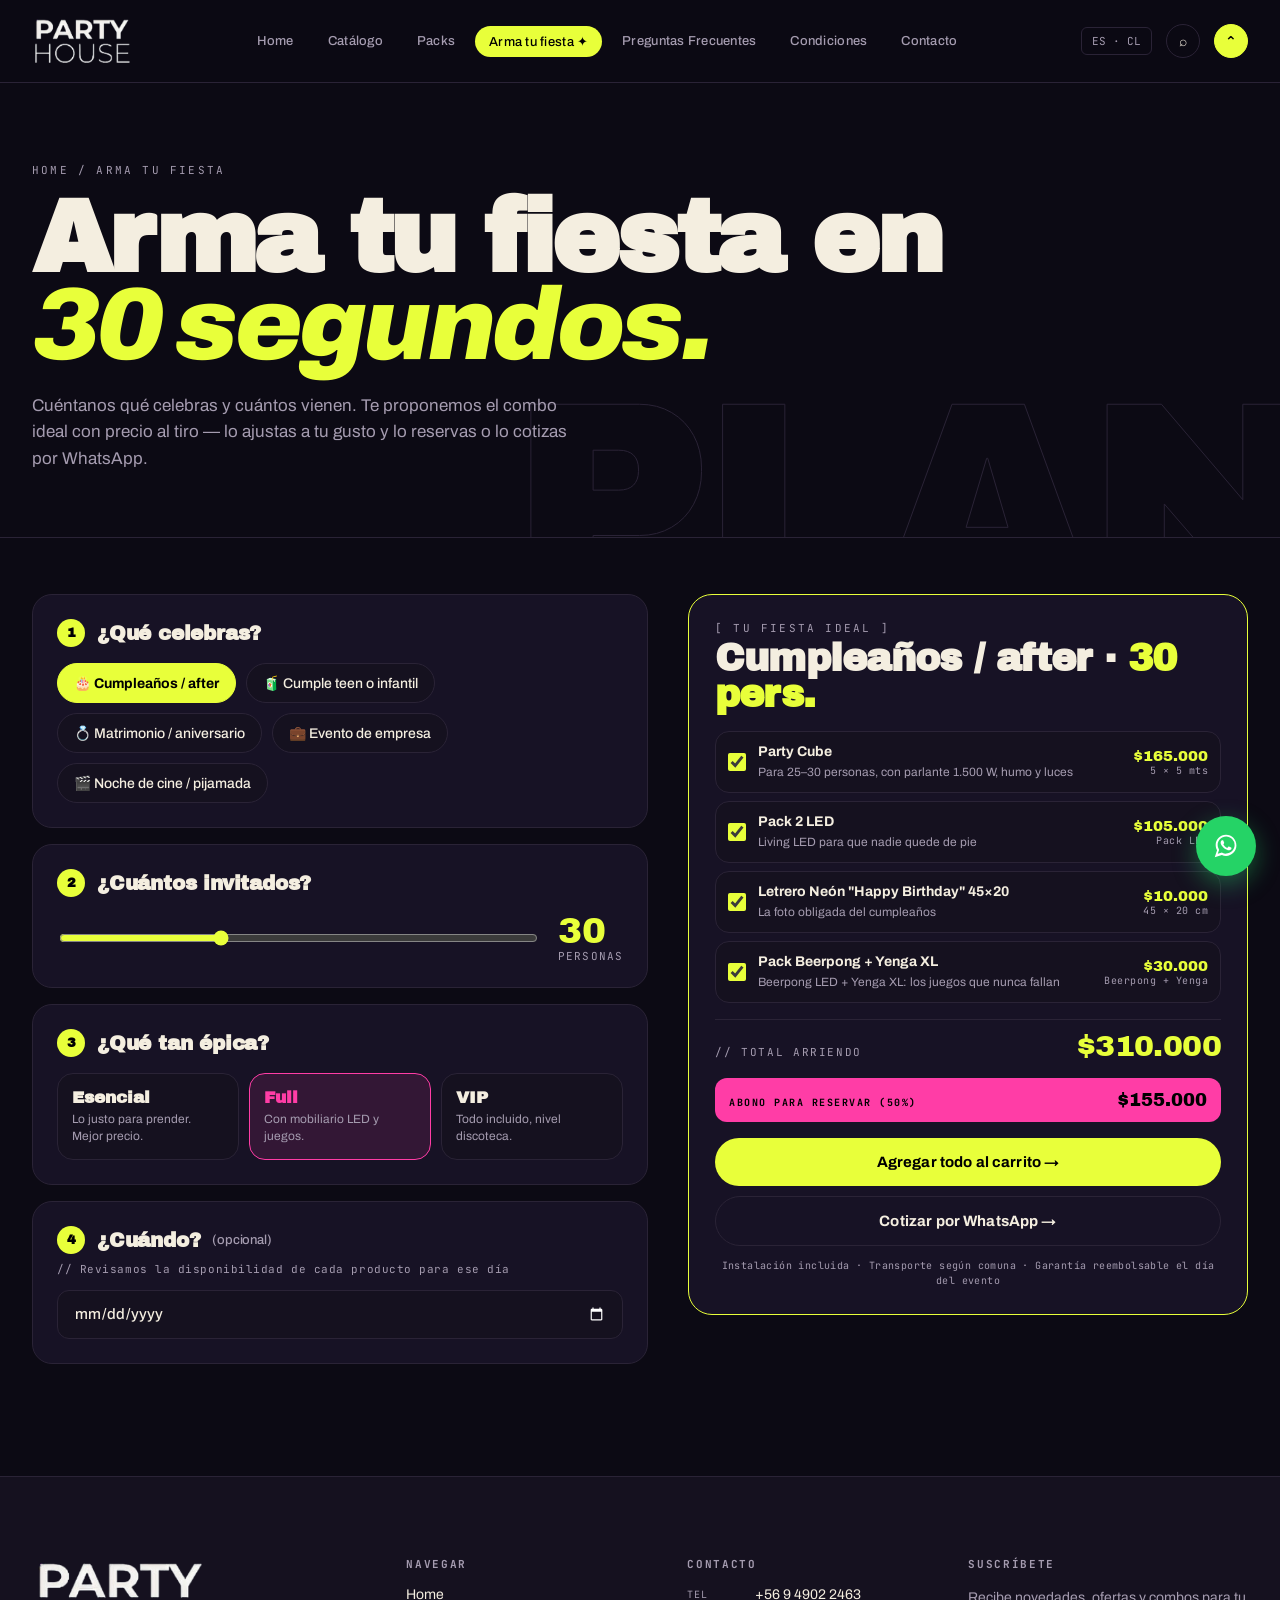
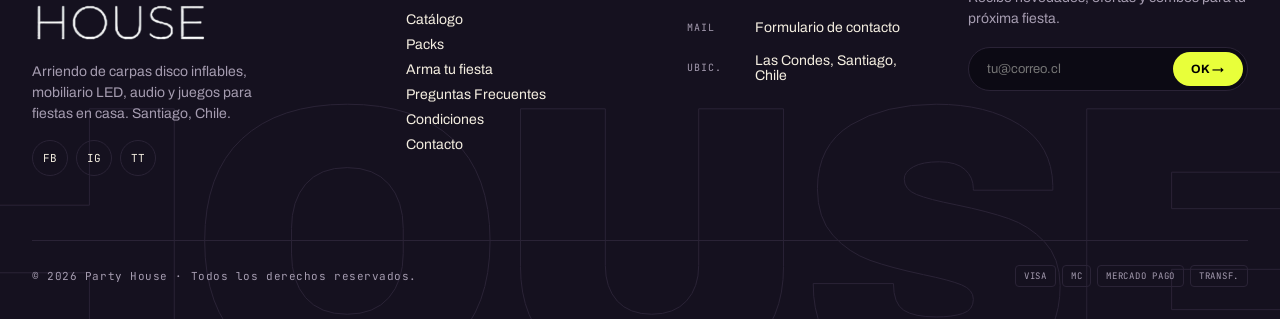
<file: arma-tu-fiesta.html>
<!doctype html>
<html lang="es">
<head>
<meta charset="utf-8" />
<meta name="viewport" content="width=device-width,initial-scale=1" />
<title>Arma tu fiesta — Party House</title>
<meta name="description" content="Dinos qué celebras y cuántos invitados vienen: te armamos la fiesta ideal con carpa, mobiliario LED, audio y juegos, con precio al tiro." />
<link rel="preconnect" href="https://fonts.googleapis.com" />
<link rel="preconnect" href="https://fonts.gstatic.com" crossorigin />
<link href="https://fonts.googleapis.com/css2?family=Archivo+Black&family=Archivo:ital,wght@0,400;0,500;0,700;0,900;1,900&family=JetBrains+Mono:wght@400;500;700&display=swap" rel="stylesheet" />
<link rel="stylesheet" href="assets/site.css" />
<style>
  .planner{display:grid;grid-template-columns:1.1fr 1fr;gap:40px;padding:56px 0 96px;align-items:start}
  @media (max-width:1024px){.planner{grid-template-columns:1fr}}

  .pl-step{border:1px solid var(--line);border-radius:20px;background:var(--card);padding:24px;margin-bottom:16px}
  .pl-step h3{display:flex;align-items:center;gap:12px;font-family:"Archivo Black";font-size:20px;letter-spacing:-0.01em;margin:0 0 16px}
  .pl-step h3 .n{width:28px;height:28px;border-radius:50%;background:var(--acid);color:#000;display:grid;place-items:center;font-size:13px;flex-shrink:0}
  .pl-hint{font-family:"JetBrains Mono";font-size:11px;color:var(--ink-dim);letter-spacing:0.05em;margin:-8px 0 14px}

  .chips{display:flex;flex-wrap:wrap;gap:10px}
  .chip{border:1px solid var(--line);background:var(--bg-2);color:var(--ink);border-radius:999px;padding:11px 16px;font:500 14px "Archivo",sans-serif;cursor:pointer;transition:all .15s}
  .chip:hover{border-color:var(--ink)}
  .chip[aria-pressed="true"]{background:var(--acid);color:#000;border-color:var(--acid);font-weight:700}

  .levels{display:grid;grid-template-columns:repeat(3,minmax(0,1fr));gap:10px}
  @media (max-width:560px){.levels{grid-template-columns:1fr}}
  .level{border:1px solid var(--line);background:var(--bg-2);color:var(--ink);border-radius:16px;padding:14px;text-align:left;cursor:pointer;font-family:"Archivo",sans-serif;transition:all .15s}
  .level:hover{border-color:var(--ink)}
  .level strong{display:block;font-family:"Archivo Black";font-size:17px;margin-bottom:4px}
  .level span{font-size:12px;color:var(--ink-dim);line-height:1.4}
  .level[aria-pressed="true"]{border-color:var(--magenta);background:rgba(255,61,166,0.12)}
  .level[aria-pressed="true"] strong{color:var(--magenta)}

  .guests{display:flex;align-items:center;gap:18px}
  .guests input[type=range]{flex:1;accent-color:var(--acid);height:28px}
  .guests output{font-family:"Archivo Black";font-size:36px;color:var(--acid);min-width:3ch;text-align:right;line-height:1}
  .guests-lbl{font-family:"JetBrains Mono";font-size:11px;color:var(--ink-dim);letter-spacing:0.1em;text-transform:uppercase}

  .pl-date{width:100%;background:var(--bg-2);border:1px solid var(--line);border-radius:12px;padding:14px 16px;color:var(--ink);font:500 15px "Archivo",sans-serif;color-scheme:dark}
  .pl-date:focus{outline:2px solid var(--acid);outline-offset:1px}

  .result{position:sticky;top:110px;border:1px solid var(--acid);border-radius:24px;background:var(--card);padding:26px}
  .result .tag{font-family:"JetBrains Mono";font-size:11px;color:var(--ink-dim);letter-spacing:0.2em;text-transform:uppercase}
  .result h2{font-family:"Archivo Black";font-size:clamp(28px,3vw,38px);letter-spacing:-0.02em;line-height:0.95;margin:6px 0 18px}
  .rec-list{display:flex;flex-direction:column;gap:8px;margin-bottom:16px}
  .rec{display:grid;grid-template-columns:auto 1fr auto;gap:12px;align-items:center;padding:12px;border:1px solid var(--line);border-radius:14px;background:var(--bg-2);cursor:pointer;transition:opacity .15s,border-color .15s}
  .rec:hover{border-color:var(--ink-dim)}
  .rec input{width:18px;height:18px;accent-color:var(--acid);margin:0;cursor:pointer}
  .rec.off{opacity:0.45}
  .rec-name{font-weight:700;line-height:1.2;font-size:14px}
  .rec-name a:hover{color:var(--acid)}
  .rec-why{font-size:12px;color:var(--ink-dim);margin-top:3px;line-height:1.35}
  .rec-price{font-family:"Archivo Black";font-size:15px;color:var(--acid);white-space:nowrap;text-align:right}
  .rec-qty{display:block;font-family:"JetBrains Mono";font-size:10px;color:var(--ink-dim);font-weight:400;letter-spacing:0.05em}
  .rec-note{border:1px dashed var(--magenta);color:var(--ink);border-radius:12px;padding:12px 14px;font-size:13px;line-height:1.45;margin-bottom:14px}
  .tot-row{display:flex;justify-content:space-between;align-items:baseline;padding:10px 0;border-top:1px solid var(--line)}
  .tot-row .lbl{font-family:"JetBrains Mono";font-size:11px;color:var(--ink-dim);letter-spacing:0.15em;text-transform:uppercase}
  .tot-row .val{font-family:"Archivo Black";font-size:30px;color:var(--acid);letter-spacing:-0.02em}
  .abono-row{background:var(--magenta);color:#000;padding:12px 14px;border-radius:12px;display:flex;justify-content:space-between;align-items:baseline;margin:6px 0 16px}
  .abono-row .lbl{font-family:"JetBrains Mono";font-size:10px;letter-spacing:0.15em;text-transform:uppercase;font-weight:700}
  .abono-row .val{font-family:"Archivo Black";font-size:18px}
  .result .btn{width:100%;justify-content:center}
  .result .btn+.btn{margin-top:10px}
  .fine{font-family:"JetBrains Mono";font-size:10px;color:var(--ink-dim);letter-spacing:0.04em;text-align:center;margin-top:12px;line-height:1.5}
</style>
</head>
<body>

<div id="nav-slot"></div>

<section class="page-head">
  <div class="page-head-bg">PLAN</div>
  <div class="wrap" style="position:relative;z-index:1">
    <div class="crumb"><a href="index.html">Home</a> / Arma tu fiesta</div>
    <h1>Arma tu fiesta en <span class="ital acid">30 segundos.</span></h1>
    <p class="lead">Cuéntanos qué celebras y cuántos vienen. Te proponemos el combo ideal con precio al tiro — lo ajustas a tu gusto y lo reservas o lo cotizas por WhatsApp.</p>
  </div>
</section>

<section>
  <div class="wrap">
    <div class="planner">
      <div>
        <div class="pl-step">
          <h3><span class="n">1</span> ¿Qué celebras?</h3>
          <div class="chips" id="types" role="group" aria-label="Tipo de celebración"></div>
        </div>

        <div class="pl-step">
          <h3><span class="n">2</span> ¿Cuántos invitados?</h3>
          <div class="guests">
            <input type="range" id="guests" min="5" max="80" step="5" value="30" aria-label="Número de invitados" />
            <div><output id="guests-out" for="guests">30</output><div class="guests-lbl">personas</div></div>
          </div>
        </div>

        <div class="pl-step">
          <h3><span class="n">3</span> ¿Qué tan épica?</h3>
          <div class="levels" id="levels" role="group" aria-label="Nivel de la fiesta"></div>
        </div>

        <div class="pl-step">
          <h3><span class="n">4</span> ¿Cuándo? <span style="font-family:'Archivo';font-weight:500;font-size:13px;color:var(--ink-dim)">(opcional)</span></h3>
          <p class="pl-hint">// Revisamos la disponibilidad de cada producto para ese día</p>
          <input type="date" id="date" class="pl-date" />
        </div>
      </div>

      <aside class="result" aria-live="polite">
        <div class="tag">[ Tu fiesta ideal ]</div>
        <h2 id="res-title">—</h2>
        <div id="res-note"></div>
        <div class="rec-list" id="rec-list"></div>
        <div class="tot-row"><span class="lbl">// Total arriendo</span><span class="val" id="tot">$0</span></div>
        <div class="abono-row"><span class="lbl" id="abono-lbl">Abono para reservar</span><span class="val" id="abono">$0</span></div>
        <button class="btn btn-primary" id="add-all" type="button">Agregar todo al carrito →</button>
        <a class="btn btn-ghost" id="wa-quote" href="#" target="_blank" rel="noopener">Cotizar por WhatsApp →</a>
        <div class="fine">Instalación incluida · Transporte según comuna · Garantía reembolsable el día del evento</div>
      </aside>
    </div>
  </div>
</section>

<div id="footer-slot"></div>
<div id="wa-slot"></div>

<script src="https://uxhbzgkgiefjggxcapdq.supabase.co/functions/v1/pagos/datos.js"></script>
<script>/* respaldo si el servidor no responde */ window.PH_PRODUCTS || document.write('<script src="assets/data.js"><\/script><script src="assets/disponibilidad.js"><\/script><script src="assets/transporte.js"><\/script>');</script>
<script src="assets/partials.js"></script>
<script src="assets/site.js"></script>
<script>
  PH_mountChrome({active:'arma', waMessage:'¡Hola Party House! Estoy armando mi fiesta y tengo dudas 🎉'});

  const TYPES = [
    { id:'cumple',  label:'🎂 Cumpleaños / after' },
    { id:'teen',    label:'🧃 Cumple teen o infantil' },
    { id:'matri',   label:'💍 Matrimonio / aniversario' },
    { id:'empresa', label:'💼 Evento de empresa' },
    { id:'cine',    label:'🎬 Noche de cine / pijamada' }
  ];
  const LEVELS = [
    { id:'esencial', label:'Esencial', desc:'Lo justo para prender. Mejor precio.' },
    { id:'full',     label:'Full',     desc:'Con mobiliario LED y juegos.' },
    { id:'vip',      label:'VIP',      desc:'Todo incluido, nivel discoteca.' }
  ];

  const state = { type:'cumple', guests:30, level:'full', date:'', off:new Set() };

  // Reglas de recomendación: devuelve [{id, qty, why}]
  function recommend(s){
    const g = s.guests, L = s.level, T = s.type;
    const out = [];
    const add = (id, qty, why) => { if(PH.getProduct(id)) out.push({ id, qty: Math.max(1, qty||1), why }); };
    const c = Math.ceil;

    if(T === 'cine'){
      add(L === 'vip' ? 'karaoke-night' : 'noche-de-peliculas', 1, L === 'vip' ? 'Pelis y karaoke: telón 80", proyector, parlante y 2 micros' : 'Telón 80" + proyector HD + parlante');
      add('kit-confort-mantas-cojines', c(g/5), 'Mantas y cojines para ' + g + ' personas');
      if(L !== 'esencial') add('maquina-de-pop-corn', c(g/10), 'Cabritas recién hechas para todos');
      if(L !== 'esencial') add('esfera-led', 2, 'Luz ambiente suave para la noche');
      if(g > 15) add('party-cube-5x5-mts', 1, 'Con más de 15 personas, una carpa arma el espacio perfecto');
      return out;
    }

    // Carpa según invitados (y pack VIP si corresponde)
    if(L === 'vip') add(g <= 30 ? 'pack-vip-lounge-5x5-mts' : 'pack-vip-lounge-5x8-mts', 1, 'Carpa + alfombra + audio + humo + luces UV + mobiliario LED');
    else add(g <= 30 ? 'party-cube-5x5-mts' : 'party-house-5x8-mts', 1, (g <= 30 ? 'Para 25–30 personas' : 'Para 40–45 personas') + ', con parlante 1.500 W, humo y luces');

    // Mesas y sillas para eventos con gente sentada
    if(T === 'matri' || T === 'empresa'){
      const mesas = c(g/8);
      add('mesa-plegable-180cms', mesas, mesas + ' mesas de 180 cm (8 personas c/u)');
      add('silla-blanca', g, 'Una silla por invitado');
      if(L !== 'esencial') add('mantel-rectangular-negro', mesas, 'Mantel negro para cada mesa');
    }

    // Mobiliario LED
    if(L === 'full') add(g <= 30 ? 'pack-2-led' : 'pack-3-led', 1, 'Living LED para que nadie quede de pie');
    if(L === 'vip') add(g <= 30 ? 'hielera-led' : 'pack-1-led', 1, g <= 30 ? 'Hielera LED para mantener todo heladito' : 'Más mobiliario LED para un grupo grande');

    // Extras según la ocasión
    if(T === 'cumple'){
      add('letrero-neon-led-happy-birthday', 1, 'La foto obligada del cumpleaños');
      if(L !== 'esencial') add('pack-beerpong-yenga-xl', 1, 'Beerpong LED + Yenga XL: los juegos que nunca fallan');
      if(L === 'vip'){ add('maquina-de-sour-frozen-granizado', 1, 'Barra de sour frozen (5 lts incluidos)'); add('cabeza-movil-robotica-par-7-led', 2, 'Luces robóticas nivel discoteca'); }
    }
    if(T === 'teen'){
      add('letrero-neon-led-happy-birthday', 1, 'La foto obligada del cumpleaños');
      add('maquina-de-burbujas', 1, 'Burbujas para la pista de baile');
      if(L !== 'esencial'){ add('mesa-de-beerpong-copia', 1, 'Yenga XL gigante, sin alcohol y para todos'); add('maquina-de-pop-corn', c(g/10), 'Cabritas para todos'); }
      if(L === 'vip') add('2-microfonos-inalambricos', 1, 'Karaoke con el parlante incluido');
    }
    if(T === 'matri'){
      if(L !== 'esencial') add('esfera-led', 4, 'Decoración LED para mesas y jardín');
      if(L === 'vip') add('maquina-de-sour-frozen-granizado', 1, 'Barra de sour frozen (5 lts incluidos)');
    }
    if(T === 'empresa'){
      add('2-microfonos-inalambricos', 1, 'Para discursos y premiaciones');
      if(L !== 'esencial') add('tv-32-rack', 1, 'Para presentaciones o videos de la empresa');
      if(L === 'vip') add('maquina-de-sour-frozen-granizado', 1, 'Barra de sour frozen (5 lts incluidos)');
    }
    return out;
  }

  function selected(recs){ return recs.filter(r => !state.off.has(r.id)); }

  function render(){
    const recs = recommend(state);
    const sel = selected(recs);
    const total = sel.reduce((s,r) => s + PH.getProduct(r.id).price * r.qty, 0);
    const typeLbl = TYPES.find(t => t.id === state.type).label.replace(/^\S+\s/, '');
    document.getElementById('res-title').innerHTML = typeLbl + ' · <span class="acid">' + state.guests + ' pers.</span>';

    const notes = [];
    if(state.type !== 'cine' && state.guests > 45) notes.push('Para más de 45 personas combinamos carpas o armamos algo a medida. Cotízalo por WhatsApp y te ayudamos.');
    if(state.date){
      const busy = sel.filter(r => !PH.isAvailable(r.id, state.date));
      if(busy.length) notes.push('⚠ No disponible ese día: ' + busy.map(r => PH.getProduct(r.id).name).join(', ') + '. ' + PH.unavailableReason(busy[0].id, state.date) + '.');
    }
    document.getElementById('res-note').innerHTML = notes.map(n => '<div class="rec-note">' + n + '</div>').join('');

    document.getElementById('rec-list').innerHTML = recs.map(r => {
      const p = PH.getProduct(r.id);
      const on = !state.off.has(r.id);
      return `<label class="rec ${on?'':'off'}">
        <input type="checkbox" data-id="${r.id}" ${on?'checked':''} />
        <div><div class="rec-name"><a href="producto.html?id=${p.id}" target="_blank" rel="noopener">${p.name}</a></div><div class="rec-why">${r.why}</div></div>
        <div class="rec-price">${PH.formatCLP(p.price * r.qty)}<span class="rec-qty">${r.qty > 1 ? r.qty + ' × ' + PH.formatCLP(p.price) : p.size}</span></div>
      </label>`;
    }).join('');
    document.querySelectorAll('#rec-list input').forEach(cb => cb.addEventListener('change', () => {
      cb.checked ? state.off.delete(cb.dataset.id) : state.off.add(cb.dataset.id);
      render();
    }));

    document.getElementById('tot').textContent = PH.formatCLP(total);
    document.getElementById('abono-lbl').textContent = 'Abono para reservar (' + PH.abonoPct() + '%)';
    document.getElementById('abono').textContent = PH.formatCLP(Math.round(total * PH.abonoPct() / 100));
    document.getElementById('add-all').disabled = sel.length === 0;

    const fecha = state.date ? new Date(state.date+'T00:00').toLocaleDateString('es-CL',{weekday:'long',day:'numeric',month:'long'}) : 'por definir';
    const msg = '¡Hola Party House! 🎉 Armé mi fiesta en la web:\n\n' +
      'Celebración: ' + typeLbl + '\nInvitados: ' + state.guests + '\nFecha: ' + fecha + '\n\n' +
      sel.map(r => '• ' + PH.getProduct(r.id).name + ' x' + r.qty + ' — ' + PH.formatCLP(PH.getProduct(r.id).price * r.qty)).join('\n') +
      '\n\nTotal: ' + PH.formatCLP(total) + '\n¿Me confirman disponibilidad y el valor del transporte?';
    document.getElementById('wa-quote').href = PH.waLink(msg);
  }

  // Chips y niveles
  function pressGroup(container, items, key){
    container.innerHTML = items.map(i => key === 'level'
      ? `<button type="button" class="level" data-v="${i.id}" aria-pressed="${state[key]===i.id}"><strong>${i.label}</strong><span>${i.desc}</span></button>`
      : `<button type="button" class="chip" data-v="${i.id}" aria-pressed="${state[key]===i.id}">${i.label}</button>`).join('');
    container.querySelectorAll('button').forEach(b => b.addEventListener('click', () => {
      state[key] = b.dataset.v; state.off.clear();
      container.querySelectorAll('button').forEach(x => x.setAttribute('aria-pressed', x === b));
      render();
    }));
  }
  pressGroup(document.getElementById('types'), TYPES, 'type');
  pressGroup(document.getElementById('levels'), LEVELS, 'level');

  const range = document.getElementById('guests');
  range.addEventListener('input', () => {
    state.guests = Number(range.value);
    document.getElementById('guests-out').textContent = range.value;
    render();
  });

  const win = PH.bookingWindow();
  const dateIn = document.getElementById('date');
  dateIn.min = PH.toISODate(win.min); dateIn.max = PH.toISODate(win.max);
  dateIn.addEventListener('change', () => { state.date = dateIn.value; render(); });

  document.getElementById('add-all').addEventListener('click', () => {
    const sel = selected(recommend(state));
    if(!sel.length) return;
    // Cada pedido es para un solo día
    const fechaCarrito = PH.cartDate();
    if(state.date && fechaCarrito && state.date !== fechaCarrito){
      PH.toast('Tu carrito ya es para el ' + PH.fmtFecha(fechaCarrito) + '. Elige esa fecha o vacía el carrito: cada pedido es para un solo día.', 'error');
      return;
    }
    const fecha = state.date || fechaCarrito;
    sel.forEach(r => {
      const d = fecha && PH.isAvailable(r.id, fecha) ? fecha : null;
      PH.addToCart(r.id, { qty: r.qty, date: d, silent: true });
    });
    PH.track('planificador_agregar', { tipo: state.type, invitados: state.guests, nivel: state.level });
    PH.toast('✓ ' + sel.length + ' productos agregados', 'success');
    PH.celebrate();
    setTimeout(() => { location.href = 'carrito.html'; }, 1100);
  });
  document.getElementById('wa-quote').addEventListener('click', () => {
    PH.track('planificador_whatsapp', { tipo: state.type, invitados: state.guests, nivel: state.level });
  });

  render();
  window.addEventListener('ph:dispo', render);
</script>
</body>
</html>
</file>
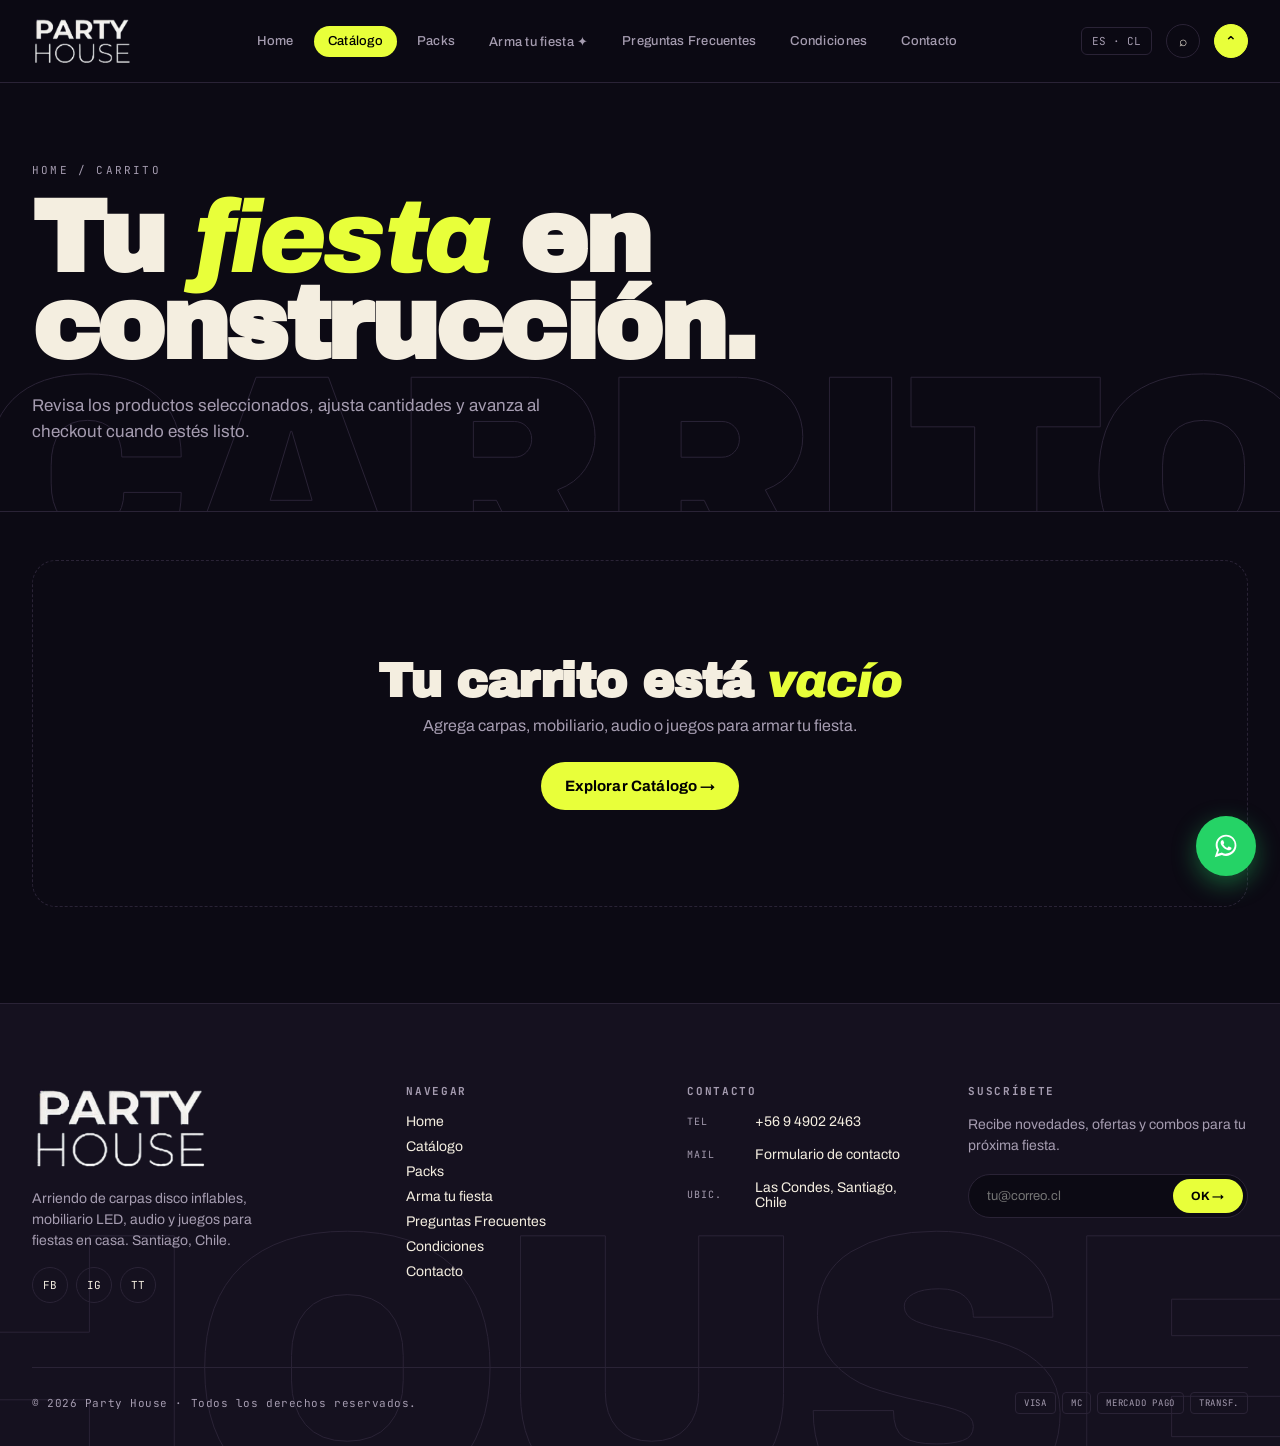
<file: carrito.html>
<!doctype html>
<html lang="es">
<head>
<meta charset="utf-8" />
<meta name="viewport" content="width=device-width,initial-scale=1" />
<title>Carrito — Party House</title>
<link rel="preconnect" href="https://fonts.googleapis.com" />
<link rel="preconnect" href="https://fonts.gstatic.com" crossorigin />
<link href="https://fonts.googleapis.com/css2?family=Archivo+Black&family=Archivo:ital,wght@0,400;0,500;0,700;0,900;1,900&family=JetBrains+Mono:wght@400;500;700&display=swap" rel="stylesheet" />
<link rel="stylesheet" href="assets/site.css" />
<style>
  .cart-page{padding:48px 0 96px}
  .cart-grid{display:grid;grid-template-columns:1.5fr 1fr;gap:32px;align-items:start}
  @media (max-width:1024px){.cart-grid{grid-template-columns:minmax(0,1fr)}}

  .cart-items{display:flex;flex-direction:column;gap:16px}
  .cart-item{display:grid;grid-template-columns:120px 1fr auto;gap:20px;padding:20px;border:1px solid var(--line);border-radius:18px;background:var(--card);align-items:center}
  @media (max-width:640px){.cart-item{grid-template-columns:80px 1fr}}
  .ci-img{aspect-ratio:1;border-radius:12px;overflow:hidden}
  .ci-info .ci-name{font-family:"Archivo Black";font-size:22px;letter-spacing:-0.01em;line-height:1;margin:0 0 6px}
  .ci-info .ci-meta{font-family:"JetBrains Mono";font-size:11px;color:var(--ink-dim);letter-spacing:0.08em;text-transform:uppercase}
  .ci-date{background:var(--bg-2);border:1px solid var(--line);padding:6px 12px;border-radius:8px;display:inline-flex;align-items:center;gap:8px;margin-top:10px;font-family:"JetBrains Mono";font-size:11px;color:var(--acid);letter-spacing:0.08em;position:relative;cursor:pointer;transition:border-color .15s}
  .ci-date:hover{border-color:var(--acid)}
  .ci-date.no-date{color:var(--ink-dim)}
  .ci-date.no-date:hover{color:var(--acid)}
  .ci-date .ci-date-caret{opacity:0.6;font-size:10px}
  .ci-date .ci-date-input{position:absolute;inset:0;width:100%;height:100%;opacity:0;cursor:pointer;border:0;padding:0;margin:0}
  /* estira el icono del calendario para que cubra todo el botón */
  .ci-date .ci-date-input::-webkit-calendar-picker-indicator{position:absolute;inset:0;width:100%;height:100%;margin:0;padding:0;opacity:0;cursor:pointer}
  .ci-actions{display:flex;flex-direction:column;align-items:flex-end;gap:12px}
  @media (max-width:640px){
    .cart-item{grid-template-columns:80px minmax(0,1fr);grid-template-areas: "img info" "img actions";}
    .cart-item > *{min-width:0}
    .ci-info .ci-name{font-size:18px;overflow-wrap:anywhere}
    .ci-date{max-width:100%;white-space:normal}
    .ci-img{grid-area:img}
    .ci-info{grid-area:info}
    .ci-actions{grid-area:actions;align-items:flex-start;flex-direction:row;justify-content:space-between;width:100%;border-top:1px dashed var(--line);padding-top:12px;margin-top:4px}
  }
  .ci-price{font-family:"Archivo Black";font-size:22px;color:var(--acid);letter-spacing:-0.01em}
  .qty-ctrl{display:inline-flex;align-items:center;border:1px solid var(--line);border-radius:999px;overflow:hidden}
  .qty-ctrl button{width:30px;height:30px;background:transparent;border:0;color:var(--ink);cursor:pointer;font-family:inherit;font-size:14px}
  .qty-ctrl button:hover{background:var(--bg-2);color:var(--acid)}
  .qty-ctrl input{width:36px;background:transparent;border:0;text-align:center;color:var(--ink);font-family:"JetBrains Mono";font-size:13px;outline:0;padding:0}
  .ci-remove{background:transparent;border:0;color:var(--ink-dim);cursor:pointer;font-family:"JetBrains Mono";font-size:11px;letter-spacing:0.1em;text-transform:uppercase;padding:4px;transition:color .15s}
  .ci-remove:hover{color:var(--danger)}

  .summary{position:sticky;top:120px;border:1px solid var(--line);border-radius:20px;padding:28px;background:var(--card)}
  .summary h3{font-family:"Archivo Black";font-size:24px;letter-spacing:-0.01em;margin:0 0 18px;line-height:1}
  .summary-row{display:flex;justify-content:space-between;padding:10px 0;font-size:14px;color:var(--ink-dim);border-bottom:1px dashed var(--line)}
  .summary-row:last-of-type{border:0}
  .summary-row strong{color:var(--ink);font-weight:500}
  .summary-total{display:flex;justify-content:space-between;align-items:baseline;margin-top:18px;padding-top:18px;border-top:1px solid var(--line)}
  .summary-total .lbl{font-family:"JetBrains Mono";font-size:11px;color:var(--ink-dim);letter-spacing:0.15em;text-transform:uppercase}
  .summary-total .val{font-family:"Archivo Black";font-size:34px;color:var(--acid);letter-spacing:-0.02em}
  .summary-abono{background:var(--magenta);color:#000;padding:14px 16px;border-radius:14px;margin:18px 0;display:flex;justify-content:space-between;align-items:baseline}
  .summary-abono .lbl{font-family:"JetBrains Mono";font-size:10px;letter-spacing:0.15em;text-transform:uppercase;font-weight:700}
  .summary-abono .val{font-family:"Archivo Black";font-size:22px;letter-spacing:-0.01em}
  .summary .btn{width:100%;justify-content:center;margin-top:6px}
  .summary .btn+.btn{margin-top:10px}
  .summary-note{font-family:"JetBrains Mono";font-size:10px;color:var(--ink-dim);letter-spacing:0.05em;text-align:center;margin-top:14px}

  .empty-cart{padding:96px 24px;text-align:center;border:1px dashed var(--line);border-radius:24px}
  .empty-cart h2{font-family:"Archivo Black";font-size:48px;letter-spacing:-0.02em;margin:0 0 12px;line-height:1}
  .empty-cart p{color:var(--ink-dim);margin:0 0 28px}

  .ci-warn{margin-top:8px;font-family:"JetBrains Mono";font-size:11px;color:var(--danger);letter-spacing:0.04em}

  /* Completa tu fiesta (venta cruzada) */
  .upsell{margin-top:48px;padding-top:32px;border-top:1px solid var(--line)}
  .upsell-head{display:flex;justify-content:space-between;align-items:flex-end;gap:16px;flex-wrap:wrap;margin-bottom:20px}
  .upsell-head .tag{font-family:"JetBrains Mono";font-size:11px;color:var(--ink-dim);letter-spacing:0.2em;text-transform:uppercase}
  .upsell-head h2{font-family:"Archivo Black";font-size:clamp(28px,3.4vw,44px);letter-spacing:-0.02em;line-height:0.95;margin:6px 0 0}
  .upsell-grid{display:grid;grid-template-columns:repeat(4,minmax(0,1fr));gap:16px}
  @media (max-width:1024px){.upsell-grid{grid-template-columns:repeat(2,minmax(0,1fr))}}
  @media (max-width:480px){.upsell-grid{grid-template-columns:1fr}}
  .up-card{border:1px solid var(--line);border-radius:18px;background:var(--card);overflow:hidden;display:flex;flex-direction:column}
  .up-card .up-img{aspect-ratio:4/3;display:block;overflow:hidden;position:relative;background:var(--bg-2)}
  .up-body{padding:14px 16px 16px;display:flex;flex-direction:column;gap:6px;flex:1}
  .up-name{font-weight:700;line-height:1.2}
  .up-meta{font-family:"JetBrains Mono";font-size:10px;color:var(--ink-dim);letter-spacing:0.08em;text-transform:uppercase}
  .up-foot{display:flex;justify-content:space-between;align-items:center;margin-top:auto;padding-top:8px;gap:8px}
  .up-price{font-family:"Archivo Black";color:var(--acid);font-size:18px}
</style>
</head>
<body>

<div id="nav-slot"></div>

<section class="page-head">
  <div class="page-head-bg">CARRITO</div>
  <div class="wrap" style="position:relative;z-index:1">
    <div class="crumb"><a href="index.html">Home</a> / Carrito</div>
    <h1>Tu <span class="ital acid">fiesta</span> en construcción.</h1>
    <p class="lead">Revisa los productos seleccionados, ajusta cantidades y avanza al checkout cuando estés listo.</p>
  </div>
</section>

<section class="cart-page">
  <div class="wrap">
    <div id="cart-root"></div>
  </div>
</section>

<div id="footer-slot"></div>
<div id="wa-slot"></div>

<script src="https://uxhbzgkgiefjggxcapdq.supabase.co/functions/v1/pagos/datos.js"></script>
<script>/* respaldo si el servidor no responde */ window.PH_PRODUCTS || document.write('<script src="assets/data.js"><\/script><script src="assets/disponibilidad.js"><\/script><script src="assets/transporte.js"><\/script>');</script>
<script src="assets/partials.js"></script>
<script src="assets/site.js"></script>
<script>
  PH_mountChrome({active:'catalogo'});

  function ymd(d){
    const m = String(d.getMonth()+1).padStart(2,'0');
    const day = String(d.getDate()).padStart(2,'0');
    return d.getFullYear()+'-'+m+'-'+day;
  }
  // Cada pedido es para un solo día: la fecha elegida se aplica a todo el carrito
  // (fusiona productos repetidos). Devuelve false si algún producto no está libre ese día.
  function setOrderDate(newDate){
    const cart = PH.getCart();
    const ocupado = cart.find(c => !PH.isAvailable(c.id, newDate));
    if(ocupado){
      const p = PH.getProduct(ocupado.id);
      PH.toast((p ? p.name + ': ' : '') + PH.unavailableReason(ocupado.id, newDate) + '. Elige otro día.', 'error');
      return false;
    }
    const merged = [];
    cart.forEach(c => {
      const dup = merged.find(m => m.id === c.id);
      if(dup) dup.qty += c.qty;
      else merged.push(Object.assign({}, c, { date: newDate }));
    });
    PH.saveCart(merged);
    return true;
  }

  function upsellHtml(cart){
    const recs = PH.suggestFor(cart.map(c => c.id), 4);
    if(!recs.length) return '';
    return `
      <div class="upsell">
        <div class="upsell-head">
          <div>
            <div class="tag">[ Completa tu fiesta ]</div>
            <h2>Lo que más <span class="ital acid">se suma.</span></h2>
          </div>
          <a class="btn btn-ghost btn-sm" href="arma-tu-fiesta.html">¿No sabes qué elegir? Arma tu fiesta →</a>
        </div>
        <div class="upsell-grid">
          ${recs.map(r => `
            <article class="up-card">
              <a class="up-img" href="producto.html?id=${r.id}">${PH.photo(r,{label:r.name})}</a>
              <div class="up-body">
                <div class="up-name">${r.name}</div>
                <div class="up-meta">${r.categoryName} · ${r.size}</div>
                <div class="up-foot">
                  <span class="up-price">${PH.formatCLP(r.price)}</span>
                  <button class="btn btn-primary btn-sm" data-upsell="${r.id}">+ Agregar</button>
                </div>
              </div>
            </article>`).join('')}
        </div>
      </div>`;
  }

  function render(){
    const cart = PH.getCart();
    const root = document.getElementById('cart-root');

    const _win = PH.bookingWindow();
    const _min = _win.min, _max = _win.max;
    const minStr = ymd(_min), maxStr = ymd(_max);

    if(cart.length === 0){
      root.innerHTML = `
        <div class="empty-cart">
          <h2>Tu carrito está <span class="ital acid">vacío</span></h2>
          <p>Agrega carpas, mobiliario, audio o juegos para armar tu fiesta.</p>
          <a class="btn btn-primary" href="catalogo.html">Explorar Catálogo →</a>
        </div>`;
      return;
    }

    const items = cart.map(item => {
      const p = PH.getProduct(item.id);
      if(!p) return '';
      const lineTotal = p.price * item.qty;
      const dateLbl = item.date
        ? '📅  ' + new Date(item.date+'T00:00').toLocaleDateString('es-CL',{weekday:'long',day:'numeric',month:'long',year:'numeric'})
        : '📅  Agregar fecha del evento';
      return `
        <div class="cart-item" data-id="${p.id}" data-date="${item.date || ''}">
          <div class="ci-img">${PH.photo(p,{label:' '})}</div>
          <div class="ci-info">
            <div class="ci-name">${p.name}</div>
            <div class="ci-meta">${p.categoryName} · ${p.size}</div>
            <div class="ci-date ${item.date?'':'no-date'}" data-act="date" title="Elegir fecha del evento">
              <span>${dateLbl}</span>
              <span class="ci-date-caret">▾</span>
              <input type="date" class="ci-date-input" value="${item.date || ''}" min="${minStr}" max="${maxStr}" />
            </div>
            ${item.date && !PH.isAvailable(p.id, item.date) ? `<div class="ci-warn">⚠ ${PH.unavailableReason(p.id, item.date)}. Elige otra fecha.</div>` : ''}
          </div>
          <div class="ci-actions">
            <div class="ci-price">${PH.formatCLP(lineTotal)}</div>
            <div class="qty-ctrl">
              <button data-act="dec">−</button>
              <input type="text" value="${item.qty}" readonly />
              <button data-act="inc">+</button>
            </div>
            <button class="ci-remove" data-act="remove">Eliminar</button>
          </div>
        </div>`;
    }).join('');

    const subtotal = PH.cartTotal();
    const abono = Math.round(subtotal * PH.abonoPct() / 100);
    const noFechas = cart.filter(c => !c.date).length;

    root.innerHTML = `
      <div class="cart-grid">
        <div class="cart-items">
          ${items}
          ${noFechas > 0 ? `<div style="padding:14px 18px;border:1px dashed var(--magenta);border-radius:12px;font-size:13px;color:var(--magenta);font-family:'JetBrains Mono';letter-spacing:0.05em">⚠ ${noFechas} producto${noFechas>1?'s':''} sin fecha. Tócale “Agregar fecha del evento” para elegirla.</div>` : ''}
        </div>

        <aside class="summary">
          <h3>Resumen</h3>
          <div class="summary-row"><span>Productos</span><strong>${PH.formatCLP(subtotal)}</strong></div>
          <div class="summary-row"><span>Flete y montaje</span><strong>${PH.flete('', cart) === 0 ? '<span style="color:var(--acid)">Incluido</span>' : 'Desde ' + PH.formatCLP(PH.fleteDesde() || 0) + ' · se calcula con tu comuna'}</strong></div>
          <div class="summary-total">
            <div class="lbl">// TOTAL PRODUCTOS</div>
            <div class="val">${PH.formatCLP(subtotal)}</div>
          </div>
          <div class="summary-abono">
            <div class="lbl">Abono ${PH.abonoPct()}% (+ parte del flete)</div>
            <div class="val">${PH.formatCLP(abono)}</div>
          </div>
          <div style="margin-top:12px;padding:10px 12px;border:1px dashed var(--line);border-radius:10px;font-size:12px;line-height:1.45;color:var(--ink-dim)">🛡️ <strong style="color:var(--ink)">Garantía reembolsable de ${PH.formatCLP(PH.garantia())}</strong>: no se paga ahora. Te la pedimos por correo una semana antes del evento y te la devolvemos tras el retiro.</div>
          <a class="btn btn-primary" href="checkout.html">Continuar a la reserva →</a>
          <a class="btn btn-ghost" href="catalogo.html">Seguir armando →</a>
          <div class="summary-note">El saldo restante se cancela el día del evento.</div>
        </aside>
      </div>
      ${upsellHtml(cart)}`;

    root.querySelectorAll('[data-upsell]').forEach(btn => {
      btn.addEventListener('click', () => {
        const pid = btn.dataset.upsell;
        // Hereda la fecha del evento ya elegida en el carrito, si está libre para este producto.
        const dated = PH.getCart().find(c => c.date);
        const d = dated && PH.isAvailable(pid, dated.date) ? dated.date : null;
        PH.addToCart(pid, { date: d });
        PH.track('agregar_sugerido', { producto: pid });
        render();
      });
    });

    root.querySelectorAll('.cart-item').forEach(el => {
      const id = el.dataset.id;
      const date = el.dataset.date || null;
      const dateChip = el.querySelector('.ci-date');
      const dateInput = el.querySelector('.ci-date-input');
      if(dateChip && dateInput){
        const openPicker = () => { try { dateInput.showPicker(); } catch(e){} };
        // En Chrome/Safari el indicador estirado abre el calendario; esto cubre Firefox.
        dateInput.addEventListener('click', openPicker);
        dateInput.addEventListener('change', () => {
          if(!dateInput.value) return;
          if(!setOrderDate(dateInput.value)){ dateInput.value = date || ''; return; }
          PH.toast(PH.getCart().length > 1 ? '✓ Fecha del evento aplicada a todo el pedido' : '✓ Fecha agregada', 'success');
        });
      }
      el.querySelector('[data-act="dec"]').addEventListener('click', () => {
        const item = PH.getCart().find(c => c.id===id && c.date===date);
        if(item && item.qty > 1){ PH.updateQty(id, date, item.qty-1); render(); }
      });
      el.querySelector('[data-act="inc"]').addEventListener('click', () => {
        const item = PH.getCart().find(c => c.id===id && c.date===date);
        if(item){ PH.updateQty(id, date, item.qty+1); render(); }
      });
      el.querySelector('[data-act="remove"]').addEventListener('click', () => {
        PH.removeFromCart(id, date);
        render();
        PH.toast('Producto eliminado');
      });
    });
  }

  render();
  window.addEventListener('ph:cart:change', render);
  window.addEventListener('ph:dispo', render);
</script>
</body>
</html>
</file>
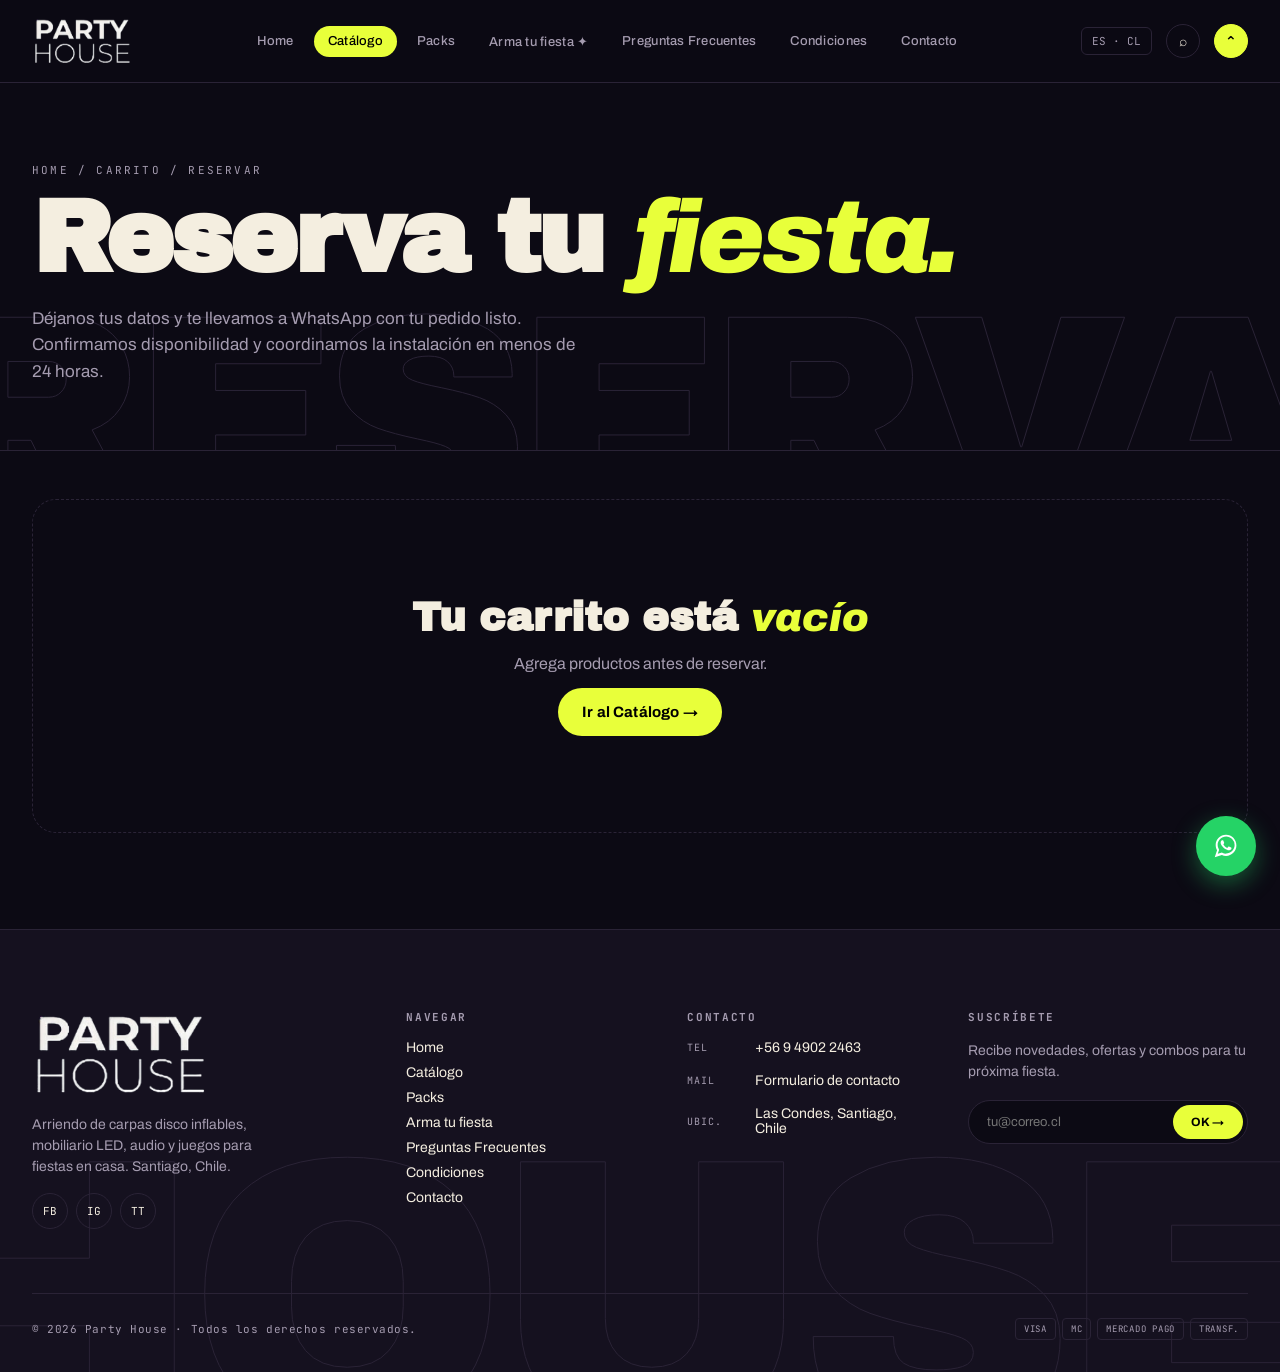
<file: checkout.html>
<!doctype html>
<html lang="es">
<head>
<meta charset="utf-8" />
<meta name="viewport" content="width=device-width,initial-scale=1" />
<title>Reservar — Party House</title>
<link rel="preconnect" href="https://fonts.googleapis.com" />
<link rel="preconnect" href="https://fonts.gstatic.com" crossorigin />
<link href="https://fonts.googleapis.com/css2?family=Archivo+Black&family=Archivo:ital,wght@0,400;0,500;0,700;0,900;1,900&family=JetBrains+Mono:wght@400;500;700&display=swap" rel="stylesheet" />
<link rel="stylesheet" href="assets/site.css" />
<style>
  .checkout{padding:48px 0 96px}
  .co-grid{display:grid;grid-template-columns:1.5fr 1fr;gap:32px;align-items:start}
  @media (max-width:1024px){.co-grid{grid-template-columns:1fr}}

  .co-steps{display:flex;gap:8px;margin-bottom:32px;flex-wrap:wrap}
  .co-step{padding:10px 16px;border:1px solid var(--line);border-radius:999px;font-family:"JetBrains Mono";font-size:11px;letter-spacing:0.1em;text-transform:uppercase;color:var(--ink-dim);display:flex;align-items:center;gap:8px}
  .co-step .n{width:20px;height:20px;border-radius:50%;background:var(--bg-2);display:grid;place-items:center;font-weight:700;font-size:10px}
  .co-step.active{border-color:var(--acid);color:var(--ink)}
  .co-step.active .n{background:var(--acid);color:#000}
  .co-step.done{border-color:var(--success);color:var(--ink)}
  .co-step.done .n{background:var(--success);color:#000}

  .co-section{border:1px solid var(--line);border-radius:18px;padding:26px;background:var(--card);margin-bottom:18px}
  .co-section h3{font-family:"Archivo Black";font-size:22px;letter-spacing:-0.01em;margin:0 0 6px;line-height:1;display:flex;align-items:center;gap:12px}
  .co-section h3 .n{font-family:"JetBrains Mono";font-size:13px;color:var(--acid);background:transparent;border:1px solid var(--acid);width:28px;height:28px;border-radius:50%;display:grid;place-items:center}
  .co-section .co-hint{font-family:"JetBrains Mono";font-size:11px;color:var(--ink-dim);letter-spacing:0.05em;margin:0 0 20px;padding-left:40px}

  .wa-note{display:flex;gap:14px;align-items:flex-start;padding:16px 18px;border:1px dashed var(--line);border-radius:14px;background:rgba(37,211,102,0.05);font-size:13px;color:var(--ink-dim);line-height:1.55;margin-bottom:18px}
  .wa-note .wa-ico{width:38px;height:38px;border-radius:50%;background:#25D366;color:#000;display:grid;place-items:center;font-weight:900;font-size:18px;flex-shrink:0}
  .wa-note strong{color:var(--ink)}

  .btn-wa{background:#25D366!important;color:#0a3d1c!important}
  .btn-wa:hover{background:#1fc15c!important}
  .btn-mp{background:#009ee3;color:#fff}
  .btn-mp:hover{background:#0089c7}
  .btn-mp:disabled{opacity:.7;cursor:wait;transform:none}
  .mp-secure{font-family:"JetBrains Mono";font-size:10px;color:var(--ink-dim);letter-spacing:0.04em;text-align:center;margin-top:12px;line-height:1.5}

  /* Summary */
  .summary{position:sticky;top:120px;border:1px solid var(--line);border-radius:20px;padding:28px;background:var(--card)}
  .summary h3{font-family:"Archivo Black";font-size:22px;letter-spacing:-0.01em;margin:0 0 18px;line-height:1}
  .sum-items{display:flex;flex-direction:column;gap:12px;padding-bottom:18px;border-bottom:1px dashed var(--line);margin-bottom:18px;max-height:280px;overflow-y:auto}
  .sum-item{display:flex;gap:12px;align-items:center;font-size:13px}
  .sum-item-img{width:42px;height:42px;border-radius:8px;overflow:hidden;flex-shrink:0}
  .sum-item-info{flex:1;min-width:0}
  .sum-item-name{font-weight:600;line-height:1.2}
  .sum-item-meta{font-family:"JetBrains Mono";font-size:10px;color:var(--ink-dim);letter-spacing:0.05em;margin-top:2px}
  .sum-item-price{font-family:"Archivo Black";font-size:14px;color:var(--acid);white-space:nowrap}
  .summary-row{display:flex;justify-content:space-between;padding:6px 0;font-size:13px;color:var(--ink-dim)}
  .summary-row strong{color:var(--ink);font-weight:500}
  .summary-total{display:flex;justify-content:space-between;align-items:baseline;margin-top:14px;padding-top:14px;border-top:1px solid var(--line)}
  .summary-total .lbl{font-family:"JetBrains Mono";font-size:11px;color:var(--ink-dim);letter-spacing:0.15em;text-transform:uppercase}
  .summary-total .val{font-family:"Archivo Black";font-size:24px;color:var(--acid);letter-spacing:-0.02em}
  .summary-abono{background:var(--magenta);color:#000;padding:12px 14px;border-radius:12px;margin:14px 0;display:flex;justify-content:space-between;align-items:baseline}
  .summary-abono .lbl{font-family:"JetBrains Mono";font-size:10px;letter-spacing:0.15em;text-transform:uppercase;font-weight:700}
  .summary-abono .val{font-family:"Archivo Black";font-size:18px;letter-spacing:-0.01em}

  .empty-co{padding:96px 24px;text-align:center;border:1px dashed var(--line);border-radius:24px}
  .empty-co h2{font-family:"Archivo Black";font-size:40px;margin:0 0 12px}

  /* WhatsApp confirm modal */
  .wa-modal{position:fixed;inset:0;background:rgba(12,10,20,0.95);backdrop-filter:blur(20px);z-index:300;display:none;align-items:center;justify-content:center;padding:20px}
  .wa-modal.show{display:flex}
  .wa-card{max-width:480px;border:1px solid #25D366;border-radius:24px;padding:44px 34px;background:var(--bg-2);text-align:center}
  .wa-card .wa-big{width:78px;height:78px;border-radius:50%;background:#25D366;color:#0a3d1c;font-size:38px;display:grid;place-items:center;margin:0 auto 22px;font-weight:900}
  .wa-card h2{font-family:"Archivo Black";font-size:32px;letter-spacing:-0.02em;margin:0 0 10px;line-height:1}
  .wa-card p{color:var(--ink-dim);margin:0 0 24px;font-size:14px;line-height:1.5}
  .wa-card .btn{width:100%;justify-content:center}
  .wa-card .btn+.btn{margin-top:10px}
  .wa-card .wa-close{background:transparent;border:0;color:var(--ink-dim);cursor:pointer;font-family:"JetBrains Mono";font-size:11px;letter-spacing:0.1em;text-transform:uppercase;margin-top:6px;padding:8px}
  .wa-card .wa-close:hover{color:var(--ink)}
</style>
</head>
<body>

<div id="nav-slot"></div>

<section class="page-head">
  <div class="page-head-bg">RESERVA</div>
  <div class="wrap" style="position:relative;z-index:1">
    <div class="crumb"><a href="index.html">Home</a> / <a href="carrito.html">Carrito</a> / Reservar</div>
    <h1>Reserva tu <span class="ital acid">fiesta.</span></h1>
    <p class="lead">Déjanos tus datos y te llevamos a WhatsApp con tu pedido listo. Confirmamos disponibilidad y coordinamos la instalación en menos de 24 horas.</p>
  </div>
</section>

<section class="checkout">
  <div class="wrap">
    <div id="co-root"></div>
  </div>
</section>

<div class="wa-modal" id="wa-modal">
  <div class="wa-card">
    <div class="wa-big"></div>
    <h2>¡Casi listo!</h2>
    <p>Tu pedido está armado. Toca el botón para abrir WhatsApp con todo escrito y enviarnos tu reserva.</p>
    <a class="btn btn-wa" id="wa-go" href="#" target="_blank" rel="noopener">Abrir WhatsApp →</a>
    <button class="btn btn-ghost" id="ics-go" type="button" style="display:none">📅 Guardar la fecha en mi calendario</button>
    <button class="wa-close" id="wa-close" type="button">Volver a editar mis datos</button>
  </div>
</div>

<div id="footer-slot"></div>
<div id="wa-slot"></div>

<script src="https://uxhbzgkgiefjggxcapdq.supabase.co/functions/v1/pagos/datos.js"></script>
<script>/* respaldo si el servidor no responde */ window.PH_PRODUCTS || document.write('<script src="assets/data.js"><\/script><script src="assets/disponibilidad.js"><\/script><script src="assets/transporte.js"><\/script>');</script>
<script src="assets/partials.js"></script>
<script src="assets/site.js"></script>
<script>
  PH_mountChrome({active:'catalogo'});

  // RUT chileno: devuelve "12.345.678-9" si el dígito verificador es válido, o '' si no
  function PH_rut(v){
    const s = String(v || '').toUpperCase().replace(/[^0-9K]/g, '');
    if(s.length < 2 || s.length > 9) return '';
    const cuerpo = s.slice(0, -1), dv = s.slice(-1);
    if(!/^\d+$/.test(cuerpo)) return '';
    let suma = 0, m = 2;
    for(let i = cuerpo.length - 1; i >= 0; i--){ suma += +cuerpo[i] * m; m = m === 7 ? 2 : m + 1; }
    const r = 11 - (suma % 11), esperado = r === 11 ? '0' : r === 10 ? 'K' : String(r);
    return dv === esperado ? cuerpo.replace(/\B(?=(\d{3})+(?!\d))/g, '.') + '-' + dv : '';
  }
  document.addEventListener('focusout', e => {
    if(e.target.name === 'rut' && PH_rut(e.target.value)) e.target.value = PH_rut(e.target.value);
  });

  // Totales del pedido según la comuna elegida (flete de assets/transporte.js).
  // flete === null → comuna sin tarifa ("Otra") o aún no elegida.
  function totales(comuna){
    const cart = PH.getCart();
    const productos = PH.cartTotal();
    const flete = comuna ? PH.flete(comuna, cart) : (PH.flete('', cart) === 0 ? 0 : null);
    const total = productos + (flete || 0);
    const abono = Math.round(total * PH.abonoPct() / 100);
    return { productos, flete, total, abono, saldo: total - abono };
  }

  function render(){
    const cart = PH.getCart();
    const root = document.getElementById('co-root');

    if(cart.length === 0){
      root.innerHTML = `
        <div class="empty-co">
          <h2>Tu carrito está <span class="ital acid">vacío</span></h2>
          <p style="color:var(--ink-dim)">Agrega productos antes de reservar.</p>
          <a class="btn btn-primary" href="catalogo.html">Ir al Catálogo →</a>
        </div>`;
      return;
    }

    const t = totales('');

    const items = cart.map(item => {
      const p = PH.getProduct(item.id);
      if(!p) return '';
      const dateLbl = item.date
        ? new Date(item.date+'T00:00').toLocaleDateString('es-CL',{day:'numeric',month:'short'})
        : 'Sin fecha';
      return `
        <div class="sum-item">
          <div class="sum-item-img">${PH.photo(p,{label:' '})}</div>
          <div class="sum-item-info">
            <div class="sum-item-name">${p.name}</div>
            <div class="sum-item-meta">${dateLbl} · x${item.qty}</div>
          </div>
          <div class="sum-item-price">${PH.formatCLP(p.price * item.qty)}</div>
        </div>`;
    }).join('');

    const comunaOpts = ['<option value="">Selecciona...</option>']
      .concat(PH.comunas().map(c => `<option value="${c.nombre}">${c.nombre} · flete ${PH.formatCLP(c.valor)}</option>`))
      .concat([`<option value="${PH.OTRA_COMUNA}">${PH.OTRA_COMUNA}</option>`]).join('');

    root.innerHTML = `
      <div class="co-steps">
        <div class="co-step done"><span class="n">✓</span> Carrito</div>
        <div class="co-step active"><span class="n">2</span> Tus datos</div>
        <div class="co-step"><span class="n">3</span> WhatsApp</div>
      </div>

      <div class="co-grid">
        <form id="co-form" novalidate>
          <div class="wa-note">
            <div class="wa-ico"></div>
            <div data-si="mp" style="display:none">Paga el <strong>abono del ${PH.abonoPct()}%</strong> con <strong>Mercado Pago</strong> (crédito, débito o saldo) y tu fecha queda asegurada al instante. Si prefieres, envíanos el pedido por <strong>WhatsApp</strong> y lo coordinamos.</div>
            <div data-si="wa">Al reservar te abrimos una conversación de <strong>WhatsApp</strong> con todo tu pedido y tus datos ya escritos. Solo nos confirmas la fecha y el <strong>abono del ${PH.abonoPct()}%</strong> para asegurar tu día.</div>
          </div>

          <div class="co-section">
            <h3><span class="n">1</span> Tus datos</h3>
            <p class="co-hint">// Con esto coordinamos tu reserva</p>
            <div class="form-row">
              <div class="form-field">
                <label>Nombre completo</label>
                <input type="text" name="name" required minlength="2" placeholder="Tu nombre" />
                <span class="err-msg">Ingresa tu nombre</span>
              </div>
              <div class="form-field">
                <label>Teléfono</label>
                <input type="tel" name="phone" required placeholder="+56 9 ..." />
                <span class="err-msg">Teléfono inválido</span>
              </div>
            </div>
            <div class="form-row">
              <div class="form-field">
                <label>Email</label>
                <input type="email" name="email" required placeholder="tu@email.com" />
                <span class="err-msg">Email inválido</span>
              </div>
              <div class="form-field">
                <label>RUT (opcional)</label>
                <input type="text" name="rut" inputmode="text" autocomplete="off" maxlength="12" placeholder="12.345.678-9" />
                <span class="err-msg">RUT inválido</span>
              </div>
            </div>
            <div class="form-row">
              <div class="form-field">
                <label>Dirección del evento</label>
                <input type="text" name="direccion" required minlength="5" autocomplete="street-address" placeholder="Calle, número, casa o depto" />
                <span class="err-msg">Ingresa la dirección donde instalamos</span>
              </div>
              <div class="form-field">
                <label>Comuna del evento</label>
                <select name="comuna" required>${comunaOpts}</select>
                <span class="err-msg">Selecciona comuna</span>
              </div>
            </div>
            <div class="form-field">
              <label>Horario de instalación (opcional)</label>
              <input type="text" name="horario" placeholder="Ej: 15:00" />
            </div>
            <div class="form-field">
              <label>Comentarios (opcional)</label>
              <textarea name="notes" placeholder="Accesos, estacionamiento, condominio, alguna instrucción..."></textarea>
            </div>
          </div>

          <div style="padding:14px 16px;border:1px dashed var(--line);border-radius:12px;font-size:13px;color:var(--ink-dim);line-height:1.5;margin-bottom:18px">
            <strong style="color:var(--ink)">¿Cómo funciona?</strong><br/>
            Reservas con el <strong style="color:var(--acid)">${PH.abonoPct()}% del total</strong> (productos + flete y montaje): <strong style="color:var(--ink)" data-v="abono">${PH.formatCLP(t.abono)}</strong>. El saldo (<span data-v="saldo">${PH.formatCLP(t.saldo)}</span>) se paga el día del evento, antes de la instalación.<br/>
            <span data-v="nota-flete">El flete y montaje se suma según la comuna que elijas.</span>
          </div>

          <button type="submit" class="btn btn-mp btn-block" data-mode="mp" data-si="mp" style="padding:18px;font-size:16px;display:none">
            <span>Pagar abono <span data-v="abono">${PH.formatCLP(t.abono)}</span> con Mercado Pago →</span>
          </button>
          <button type="submit" class="btn btn-wa btn-block" data-mode="wa" id="btn-wa" style="padding:18px;font-size:16px">
            Reservar por WhatsApp →
          </button>
          <div class="mp-secure" data-si="mp" style="display:none">🔒 Pago seguro procesado por Mercado Pago. No guardamos los datos de tu tarjeta.</div>
        </form>

        <aside class="summary">
          <h3>Tu reserva</h3>
          <div class="sum-items">${items}</div>
          <div class="summary-row"><span>Productos</span><strong>${PH.formatCLP(t.productos)}</strong></div>
          <div class="summary-row"><span>Flete y montaje</span><strong data-v="flete">${t.flete === 0 ? 'Incluido' : 'Elige tu comuna'}</strong></div>
          <div class="summary-total">
            <div class="lbl">// TOTAL</div>
            <div class="val" data-v="total">${PH.formatCLP(t.total)}</div>
          </div>
          <div class="summary-abono">
            <div class="lbl">Abono para reservar (${PH.abonoPct()}%)</div>
            <div class="val" data-v="abono">${PH.formatCLP(t.abono)}</div>
          </div>
          <div style="font-family:'JetBrains Mono';font-size:10px;color:var(--ink-dim);letter-spacing:0.05em;text-align:center">Saldo (<span data-v="saldo">${PH.formatCLP(t.saldo)}</span>) se paga el día del evento</div>
          <div style="margin-top:12px;padding:10px 12px;border:1px dashed var(--line);border-radius:10px;font-size:12px;line-height:1.45;color:var(--ink-dim)">🛡️ <strong style="color:var(--ink)">Garantía reembolsable de ${PH.formatCLP(PH.garantia())}</strong>: no se paga ahora. Te la pedimos por correo una semana antes del evento y te la devolvemos tras el retiro.</div>
        </aside>
      </div>`;

    // Recalcular totales al elegir comuna (sin redibujar el formulario)
    const selComuna = document.querySelector('#co-form [name="comuna"]');
    const actualizar = () => {
      const c = selComuna.value;
      const r = totales(c);
      const set = (k, v) => document.querySelectorAll('#co-root [data-v="' + k + '"]').forEach(el => el.textContent = v);
      set('flete', r.flete === null ? (c ? 'Por cotizar' : 'Elige tu comuna') : r.flete === 0 ? 'Incluido' : PH.formatCLP(r.flete));
      set('total', PH.formatCLP(r.total) + (r.flete === null ? ' + flete' : ''));
      set('abono', PH.formatCLP(r.abono));
      set('saldo', PH.formatCLP(r.saldo));
      set('nota-flete', r.flete === null && c
        ? 'Para esta comuna te cotizamos el flete por WhatsApp (el pago online no está disponible).'
        : r.flete ? 'Incluye flete y montaje a ' + c + ' (' + PH.formatCLP(r.flete) + ').' : 'El flete y montaje se suma según la comuna que elijas.');
      const mp = document.querySelector('#co-form [data-mode="mp"]');
      if(mp) mp.disabled = !!c && r.flete === null;
    };
    selComuna.addEventListener('change', actualizar);
    actualizar();

    // Pago online: se muestra solo si el servidor está en modo producción (ver PH.pagoOnlineActivo)
    PH.pagoOnlineActivo().then(on => {
      if(!on || !document.getElementById('co-form')) return;
      document.querySelectorAll('#co-root [data-si="mp"]').forEach(el => el.style.display = '');
      document.querySelectorAll('#co-root [data-si="wa"]').forEach(el => el.style.display = 'none');
      const wa = document.getElementById('btn-wa');
      wa.className = 'btn btn-ghost btn-block';
      wa.style.cssText = 'margin-top:10px';
      wa.textContent = 'Prefiero reservar por WhatsApp';
    });

    // Form submit → build WhatsApp message
    document.getElementById('co-form').addEventListener('submit', e => {
      e.preventDefault();
      if(!validate()){ PH.toast('Revisa los campos marcados','error'); return; }
      const blocked = PH.getCart().find(c => c.date && !PH.isAvailable(c.id, c.date));
      if(blocked){
        const bp = PH.getProduct(blocked.id);
        PH.toast((bp ? bp.name + ': ' : '') + PH.unavailableReason(blocked.id, blocked.date) + '. Cambia la fecha en el carrito.', 'error');
        return;
      }
      if(PH.cartDates().length > 1){
        PH.toast('Tu pedido tiene productos en distintas fechas. Cada pedido es para un solo día: ajústalo en el carrito.', 'error');
        return;
      }
      if(e.submitter && e.submitter.dataset.mode === 'mp'){ pagarConMP(e.target, e.submitter); return; }

      const form = e.target;
      const get = n => (form.querySelector('[name="'+n+'"]').value || '').trim();
      const name = get('name'), phone = get('phone'), email = get('email'), comuna = get('comuna'), notes = get('notes'), direccion = get('direccion'), horario = get('horario'), rut = PH_rut(get('rut'));

      const curCart = PH.getCart();
      const lines = curCart.map(item => {
        const p = PH.getProduct(item.id);
        if(!p) return '';
        const d = item.date
          ? new Date(item.date+'T00:00').toLocaleDateString('es-CL',{weekday:'short',day:'numeric',month:'short',year:'numeric'})
          : 'sin fecha';
        return `• ${p.name} (${p.size}) x${item.qty} — ${PH.formatCLP(p.price*item.qty)} — 📅 ${d}`;
      }).filter(Boolean).join('\n');

      const t = totales(comuna);
      const sub = t.total;
      const fleteTxt = t.flete === null ? 'por cotizar' : t.flete === 0 ? 'incluido' : PH.formatCLP(t.flete);

      const msg =
`¡Hola Party House! 🎉 Quiero reservar:

${lines}

Productos: ${PH.formatCLP(t.productos)}
Flete y montaje (${comuna}): ${fleteTxt}
Total: ${PH.formatCLP(t.total)}${t.flete === null ? ' + flete' : ''}
Abono ${PH.abonoPct()}%: ${PH.formatCLP(t.abono)}
Saldo el día del evento: ${PH.formatCLP(t.saldo)}

— Mis datos —
Nombre: ${name}
Teléfono: ${phone}
Email: ${email}${rut ? `\nRUT: ${rut}` : ''}
Dirección del evento: ${direccion}, ${comuna}${horario ? `\nHorario de instalación: ${horario}` : ''}${notes ? `\nComentarios: ${notes}` : ''}`;

      PH.toast('✓ Pedido listo', 'success');
      const link = PH.waLink(msg);
      const go = document.getElementById('wa-go');
      go.href = link;
      document.getElementById('wa-modal').classList.add('show');
      PH.celebrate();
      PH.track('reserva_lista', { total: sub, productos: curCart.length, comuna: comuna });

      // Guardar en calendario: un evento por cada fecha distinta del pedido
      const byDate = {};
      curCart.forEach(item => {
        const p = PH.getProduct(item.id);
        if(item.date && p) (byDate[item.date] = byDate[item.date] || []).push(p.name + ' x' + item.qty);
      });
      const icsBtn = document.getElementById('ics-go');
      const dates = Object.keys(byDate);
      icsBtn.style.display = dates.length ? '' : 'none';
      icsBtn.onclick = () => PH.downloadICS(dates.map(d => ({
        date: d,
        title: '🎉 Mi fiesta con Party House',
        description: 'Reserva (por confirmar):\n' + byDate[d].join('\n') + '\n\nComuna: ' + comuna + '\nWhatsApp Party House: +56 9 4902 2463'
      })));
    });
  }

  // Pago del abono con Mercado Pago: el servidor recalcula precios, valida fechas y crea el cobro.
  async function pagarConMP(form, btn){
    const get = n => (form.querySelector('[name="'+n+'"]').value || '').trim();
    const cart = PH.getCart();
    const sinFecha = cart.find(c => !c.date);
    if(sinFecha){
      const sp = PH.getProduct(sinFecha.id);
      PH.toast('Para pagar online elige la fecha de ' + (sp ? sp.name : 'cada producto') + ' en el carrito', 'error');
      return;
    }
    if(PH.flete(get('comuna'), cart) === null){
      PH.toast('Para esa comuna te cotizamos el flete por WhatsApp 🙌', 'error');
      return;
    }
    const label = btn.innerHTML;
    btn.disabled = true;
    btn.innerHTML = 'Conectando con Mercado Pago…';
    try {
      const r = await fetch(PH.PAGOS_URL + '/crear', {
        method: 'POST',
        headers: { 'Content-Type': 'application/json' },
        body: JSON.stringify({
          items: cart.map(c => ({ id: c.id, qty: c.qty, date: c.date })),
          cliente: { name: get('name'), phone: get('phone'), email: get('email'), comuna: get('comuna'), direccion: get('direccion'), horario: get('horario'), rut: PH_rut(get('rut')), notes: get('notes') }
        })
      });
      const data = await r.json().catch(() => ({}));
      if(!r.ok || !data.init_point) throw data;
      try { localStorage.setItem('ph_pago', JSON.stringify({ codigo: data.codigo, nombre: get('name'), t: Date.now() })); } catch(_){}
      PH.track('pago_mp_iniciado', { total: data.total });
      location.href = data.init_point;
    } catch(err){
      btn.disabled = false;
      btn.innerHTML = label;
      const e = err || {};
      const msgs = {
        no_disponible: (e.nombre || 'Un producto') + ': ' + (e.motivo || 'no disponible') + '. Cambia la fecha en el carrito.',
        falta_fecha: 'Falta la fecha de ' + (e.nombre || 'un producto') + '. Elígela en el carrito.',
        pagos_no_configurados: 'El pago online aún no está activo. Reserva por WhatsApp 🙌',
        datos_cliente_invalidos: 'Revisa tus datos de contacto.',
        falta_direccion: 'Ingresa la dirección del evento.',
        rut_invalido: 'Revisa el RUT (o déjalo en blanco).',
        varias_fechas: 'Cada pedido es para un solo día. Ajusta las fechas en el carrito.',
        comuna_sin_tarifa: 'Para esa comuna te cotizamos el flete por WhatsApp 🙌'
      };
      PH.toast(msgs[e.error] || 'No pudimos conectar con Mercado Pago. Intenta de nuevo o reserva por WhatsApp.', 'error');
    }
  }

  function validate(){
    const form = document.getElementById('co-form');
    let valid = true;
    form.querySelectorAll('.form-field').forEach(wrap => {
      wrap.classList.remove('error');
      const f = wrap.querySelector('input, textarea, select');
      if(!f || f.name === 'notes') return;
      const v = (f.value || '').trim();
      if(f.name === 'name' && v.length < 2){ wrap.classList.add('error'); valid=false; }
      if(f.name === 'phone' && !/^[\d\s+()-]{7,}$/.test(v)){ wrap.classList.add('error'); valid=false; }
      if(f.name === 'email' && !/^[^\s@]+@[^\s@]+\.[^\s@]+$/.test(v)){ wrap.classList.add('error'); valid=false; }
      if(f.name === 'comuna' && !v){ wrap.classList.add('error'); valid=false; }
      if(f.name === 'direccion' && v.length < 5){ wrap.classList.add('error'); valid=false; }
      if(f.name === 'rut' && v && !PH_rut(v)){ wrap.classList.add('error'); valid=false; }
    });
    return valid;
  }

  render();
  window.addEventListener('ph:cart:change', render);

  // WhatsApp modal close
  document.getElementById('wa-close').addEventListener('click', () => {
    document.getElementById('wa-modal').classList.remove('show');
  });
  document.getElementById('wa-modal').addEventListener('click', e => {
    if(e.target.id === 'wa-modal') e.currentTarget.classList.remove('show');
  });
</script>
</body>
</html>
</file>
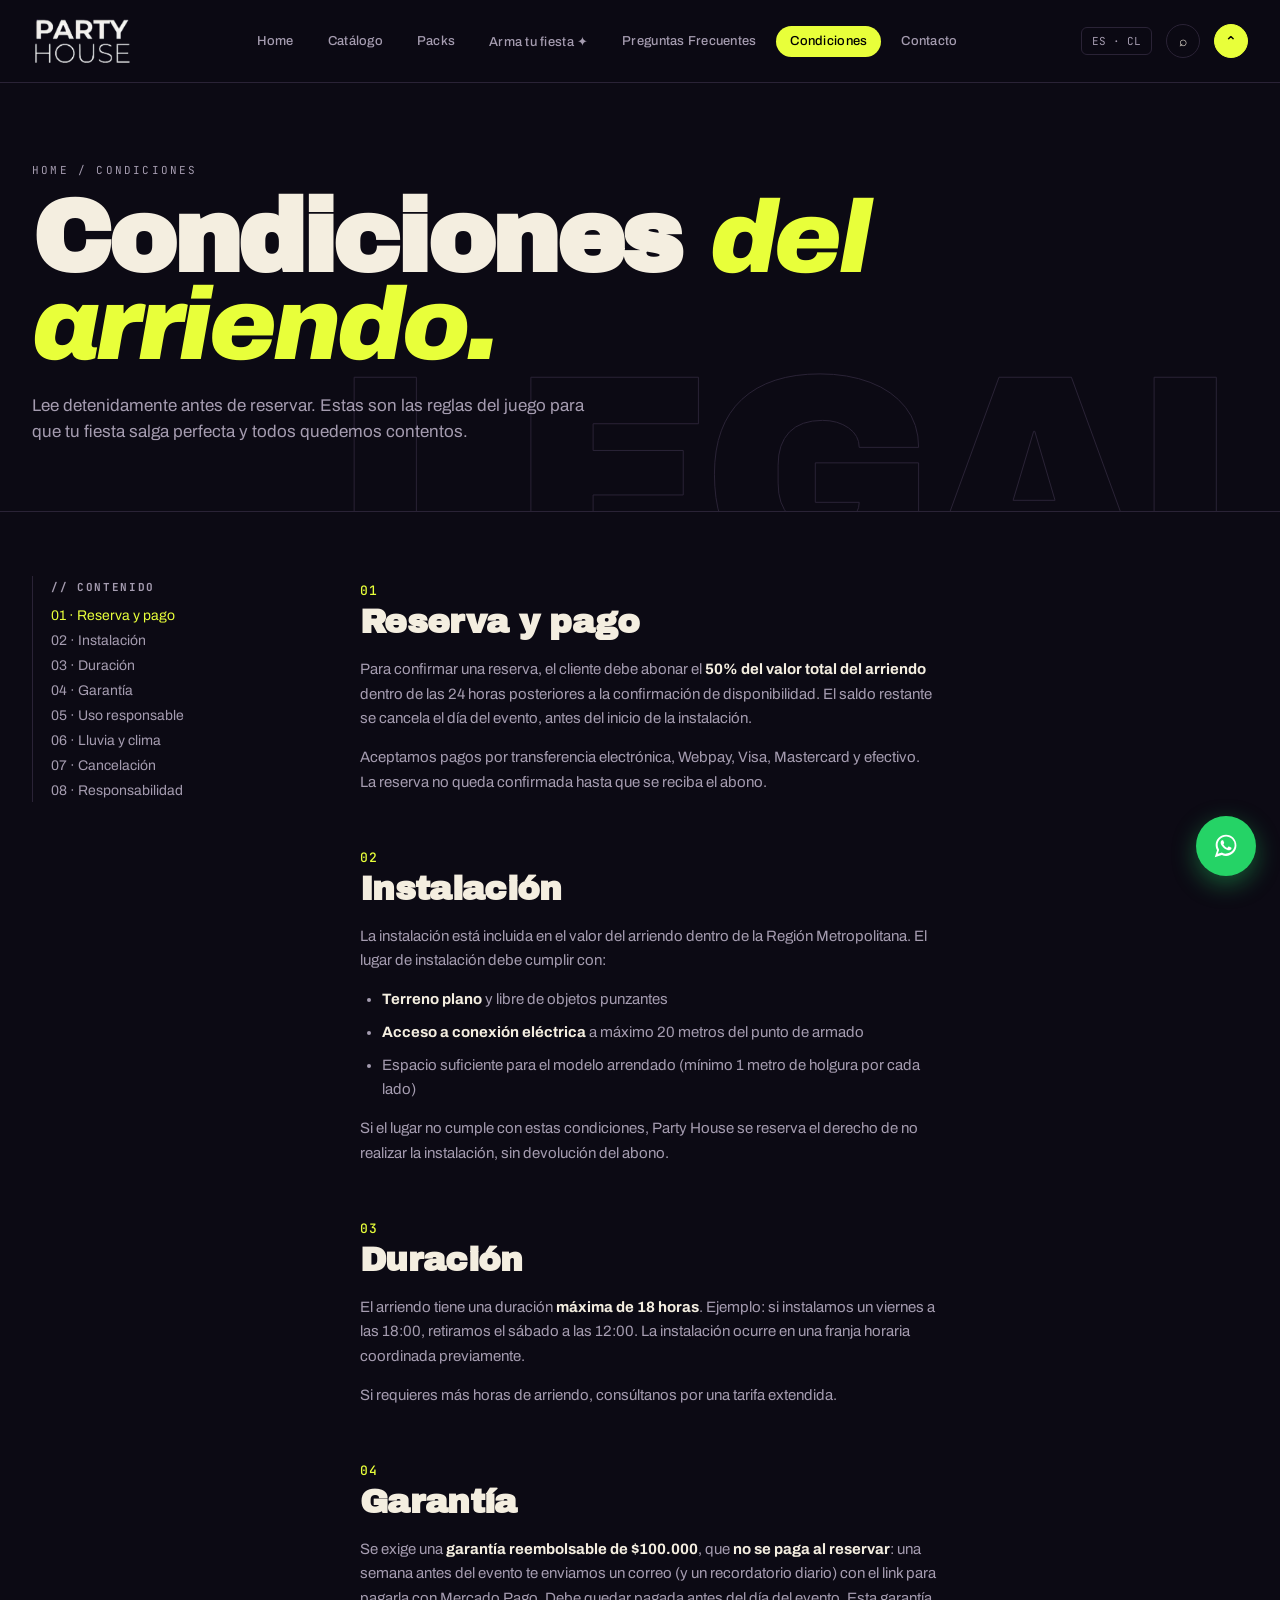
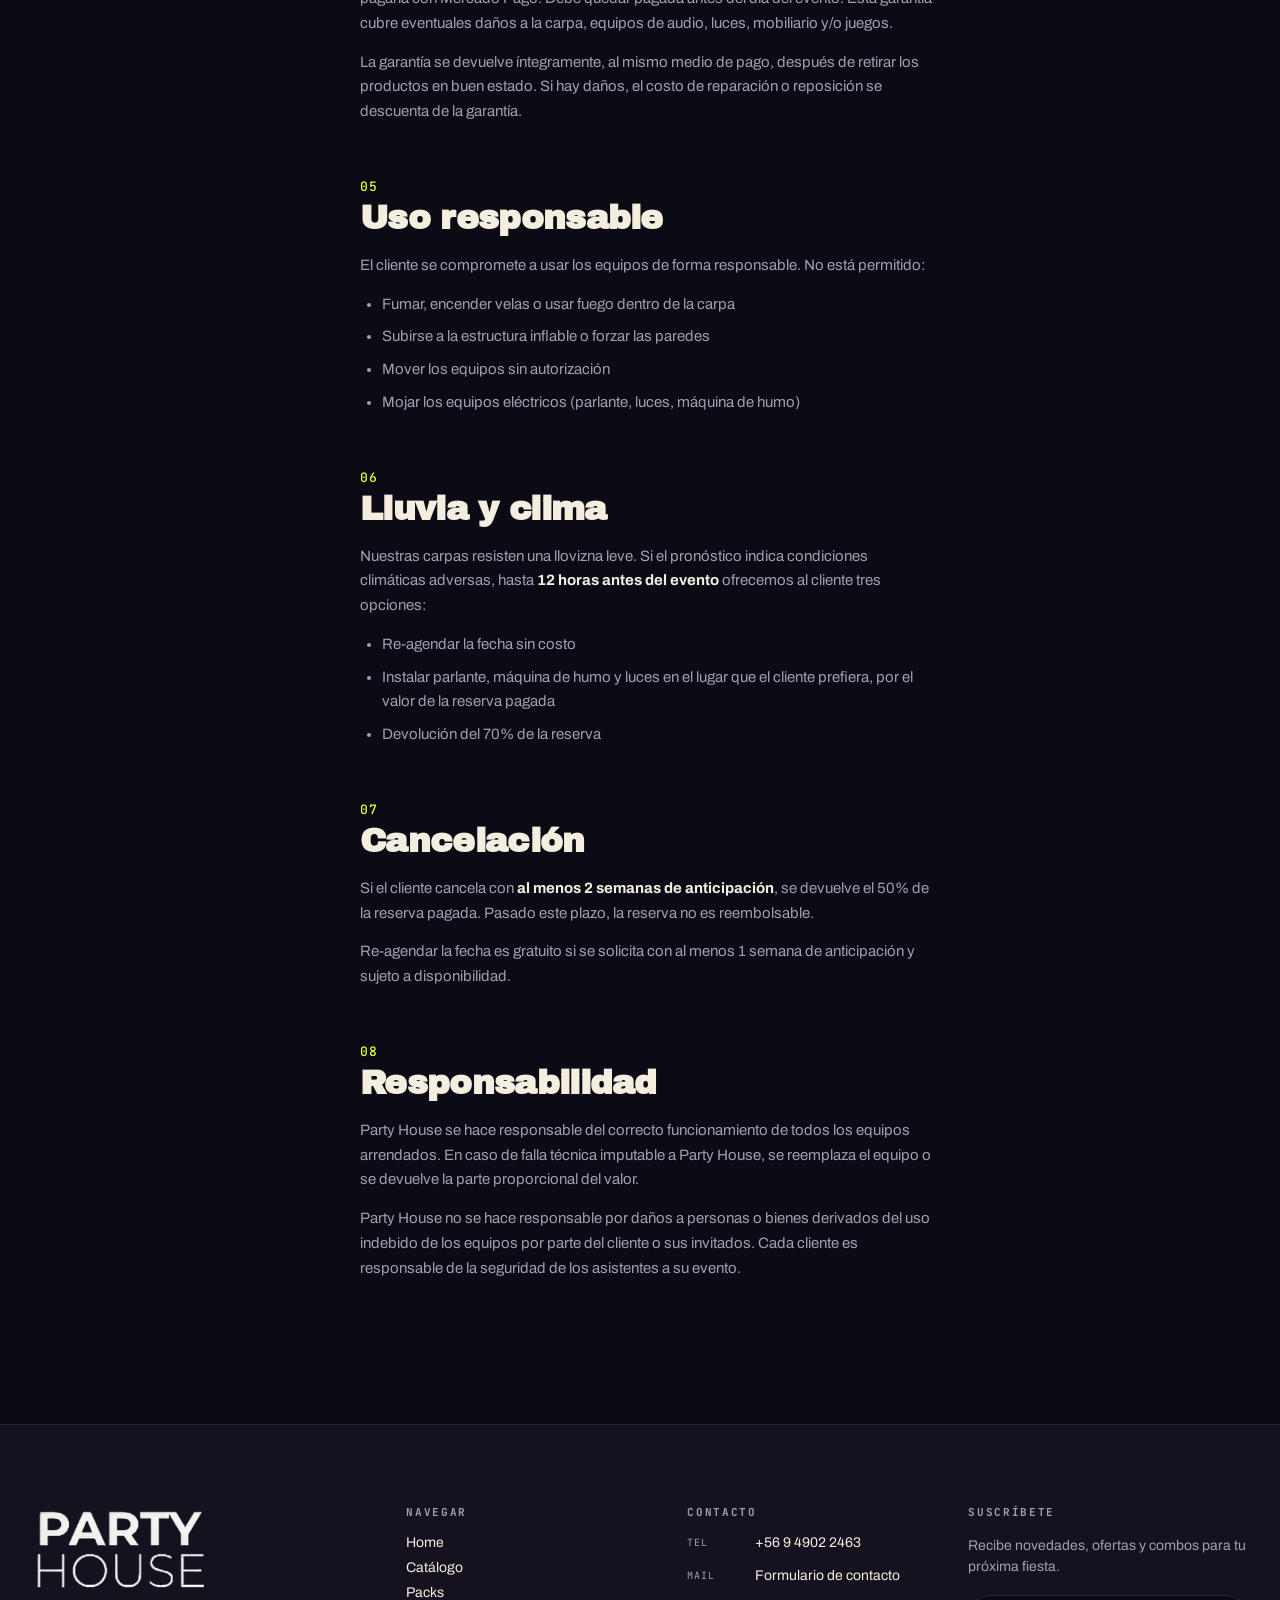
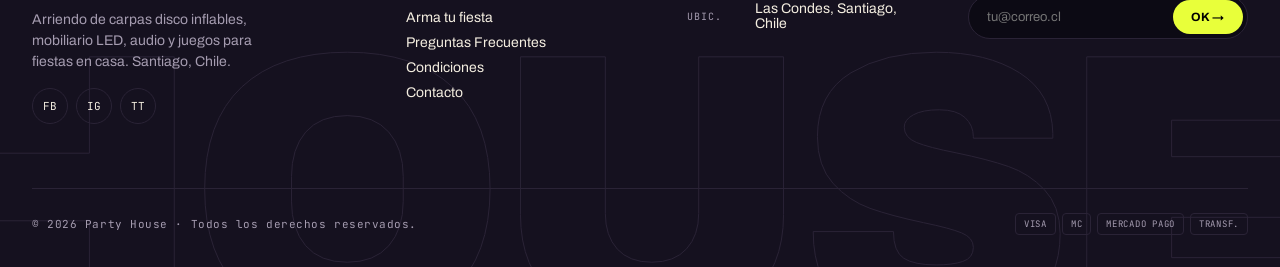
<file: condiciones.html>
<!doctype html>
<html lang="es">
<head>
<meta charset="utf-8" />
<meta name="viewport" content="width=device-width,initial-scale=1" />
<title>Condiciones — Party House</title>
<link rel="preconnect" href="https://fonts.googleapis.com" />
<link rel="preconnect" href="https://fonts.gstatic.com" crossorigin />
<link href="https://fonts.googleapis.com/css2?family=Archivo+Black&family=Archivo:ital,wght@0,400;0,500;0,700;0,900;1,900&family=JetBrains+Mono:wght@400;500;700&display=swap" rel="stylesheet" />
<link rel="stylesheet" href="assets/site.css" />
<style>
  .cond{padding:64px 0 96px}
  .cond-grid{display:grid;grid-template-columns:280px 1fr;gap:48px;align-items:start}
  @media (max-width:1024px){.cond-grid{grid-template-columns:1fr}}
  .cond-toc{position:sticky;top:120px;border-left:1px solid var(--line);padding:4px 0 4px 18px}
  .cond-toc h4{font-family:"JetBrains Mono";font-size:11px;color:var(--ink-dim);letter-spacing:0.15em;text-transform:uppercase;margin:0 0 14px}
  .cond-toc ul{list-style:none;padding:0;margin:0;display:flex;flex-direction:column;gap:10px;font-size:14px}
  .cond-toc a{color:var(--ink-dim);transition:color .15s}
  .cond-toc a:hover,.cond-toc a.active{color:var(--acid)}
  .cond-body{font-size:15px;line-height:1.65;color:var(--ink-dim);max-width:64ch}
  .cond-body section{margin-bottom:48px;padding-top:8px}
  .cond-body h2{font-family:"Archivo Black";font-size:34px;letter-spacing:-0.02em;color:var(--ink);line-height:1;margin:0 0 18px}
  .cond-body h2 .n{font-family:"JetBrains Mono";font-size:13px;color:var(--acid);letter-spacing:0.1em;display:block;margin-bottom:8px;font-weight:500}
  .cond-body p{margin:0 0 14px}
  .cond-body ul{padding-left:22px;margin:8px 0 14px}
  .cond-body li{margin-bottom:8px}
  .cond-body strong{color:var(--ink)}
</style>
</head>
<body>

<div id="nav-slot"></div>

<section class="page-head">
  <div class="page-head-bg">LEGAL</div>
  <div class="wrap" style="position:relative;z-index:1">
    <div class="crumb"><a href="index.html">Home</a> / Condiciones</div>
    <h1>Condiciones <span class="ital acid">del arriendo.</span></h1>
    <p class="lead">Lee detenidamente antes de reservar. Estas son las reglas del juego para que tu fiesta salga perfecta y todos quedemos contentos.</p>
  </div>
</section>

<section class="cond">
  <div class="wrap">
    <div class="cond-grid">
      <aside class="cond-toc">
        <h4>// CONTENIDO</h4>
        <ul>
          <li><a href="#reserva">01 · Reserva y pago</a></li>
          <li><a href="#instalacion">02 · Instalación</a></li>
          <li><a href="#duracion">03 · Duración</a></li>
          <li><a href="#garantia">04 · Garantía</a></li>
          <li><a href="#uso">05 · Uso responsable</a></li>
          <li><a href="#lluvia">06 · Lluvia y clima</a></li>
          <li><a href="#cancelacion">07 · Cancelación</a></li>
          <li><a href="#responsabilidad">08 · Responsabilidad</a></li>
        </ul>
      </aside>

      <div class="cond-body">
        <section id="reserva">
          <h2><span class="n">01</span>Reserva y pago</h2>
          <p>Para confirmar una reserva, el cliente debe abonar el <strong>50% del valor total del arriendo</strong> dentro de las 24 horas posteriores a la confirmación de disponibilidad. El saldo restante se cancela el día del evento, antes del inicio de la instalación.</p>
          <p>Aceptamos pagos por transferencia electrónica, Webpay, Visa, Mastercard y efectivo. La reserva no queda confirmada hasta que se reciba el abono.</p>
        </section>

        <section id="instalacion">
          <h2><span class="n">02</span>Instalación</h2>
          <p>La instalación está incluida en el valor del arriendo dentro de la Región Metropolitana. El lugar de instalación debe cumplir con:</p>
          <ul>
            <li><strong>Terreno plano</strong> y libre de objetos punzantes</li>
            <li><strong>Acceso a conexión eléctrica</strong> a máximo 20 metros del punto de armado</li>
            <li>Espacio suficiente para el modelo arrendado (mínimo 1 metro de holgura por cada lado)</li>
          </ul>
          <p>Si el lugar no cumple con estas condiciones, Party House se reserva el derecho de no realizar la instalación, sin devolución del abono.</p>
        </section>

        <section id="duracion">
          <h2><span class="n">03</span>Duración</h2>
          <p>El arriendo tiene una duración <strong>máxima de 18 horas</strong>. Ejemplo: si instalamos un viernes a las 18:00, retiramos el sábado a las 12:00. La instalación ocurre en una franja horaria coordinada previamente.</p>
          <p>Si requieres más horas de arriendo, consúltanos por una tarifa extendida.</p>
        </section>

        <section id="garantia">
          <h2><span class="n">04</span>Garantía</h2>
          <p>Se exige una <strong>garantía reembolsable de $100.000</strong>, que <strong>no se paga al reservar</strong>: una semana antes del evento te enviamos un correo (y un recordatorio diario) con el link para pagarla con Mercado Pago. Debe quedar pagada antes del día del evento. Esta garantía cubre eventuales daños a la carpa, equipos de audio, luces, mobiliario y/o juegos.</p>
          <p>La garantía se devuelve íntegramente, al mismo medio de pago, después de retirar los productos en buen estado. Si hay daños, el costo de reparación o reposición se descuenta de la garantía.</p>
        </section>

        <section id="uso">
          <h2><span class="n">05</span>Uso responsable</h2>
          <p>El cliente se compromete a usar los equipos de forma responsable. No está permitido:</p>
          <ul>
            <li>Fumar, encender velas o usar fuego dentro de la carpa</li>
            <li>Subirse a la estructura inflable o forzar las paredes</li>
            <li>Mover los equipos sin autorización</li>
            <li>Mojar los equipos eléctricos (parlante, luces, máquina de humo)</li>
          </ul>
        </section>

        <section id="lluvia">
          <h2><span class="n">06</span>Lluvia y clima</h2>
          <p>Nuestras carpas resisten una llovizna leve. Si el pronóstico indica condiciones climáticas adversas, hasta <strong>12 horas antes del evento</strong> ofrecemos al cliente tres opciones:</p>
          <ul>
            <li>Re-agendar la fecha sin costo</li>
            <li>Instalar parlante, máquina de humo y luces en el lugar que el cliente prefiera, por el valor de la reserva pagada</li>
            <li>Devolución del 70% de la reserva</li>
          </ul>
        </section>

        <section id="cancelacion">
          <h2><span class="n">07</span>Cancelación</h2>
          <p>Si el cliente cancela con <strong>al menos 2 semanas de anticipación</strong>, se devuelve el 50% de la reserva pagada. Pasado este plazo, la reserva no es reembolsable.</p>
          <p>Re-agendar la fecha es gratuito si se solicita con al menos 1 semana de anticipación y sujeto a disponibilidad.</p>
        </section>

        <section id="responsabilidad">
          <h2><span class="n">08</span>Responsabilidad</h2>
          <p>Party House se hace responsable del correcto funcionamiento de todos los equipos arrendados. En caso de falla técnica imputable a Party House, se reemplaza el equipo o se devuelve la parte proporcional del valor.</p>
          <p>Party House no se hace responsable por daños a personas o bienes derivados del uso indebido de los equipos por parte del cliente o sus invitados. Cada cliente es responsable de la seguridad de los asistentes a su evento.</p>
        </section>
      </div>
    </div>
  </div>
</section>

<div id="footer-slot"></div>
<div id="wa-slot"></div>

<script src="https://uxhbzgkgiefjggxcapdq.supabase.co/functions/v1/pagos/datos.js"></script>
<script>/* respaldo si el servidor no responde */ window.PH_PRODUCTS || document.write('<script src="assets/data.js"><\/script><script src="assets/disponibilidad.js"><\/script><script src="assets/transporte.js"><\/script>');</script>
<script src="assets/partials.js"></script>
<script src="assets/site.js"></script>
<script>
  PH_mountChrome({active:'condiciones'});
  // Highlight active section in TOC
  const links = document.querySelectorAll('.cond-toc a');
  const sections = document.querySelectorAll('.cond-body section');
  function onScroll(){
    let active = sections[0];
    const y = window.scrollY + 160;
    sections.forEach(s => { if(s.offsetTop <= y) active = s; });
    links.forEach(a => a.classList.toggle('active', a.getAttribute('href') === '#' + active.id));
  }
  window.addEventListener('scroll', onScroll, {passive:true});
  onScroll();
</script>
</body>
</html>
</file>
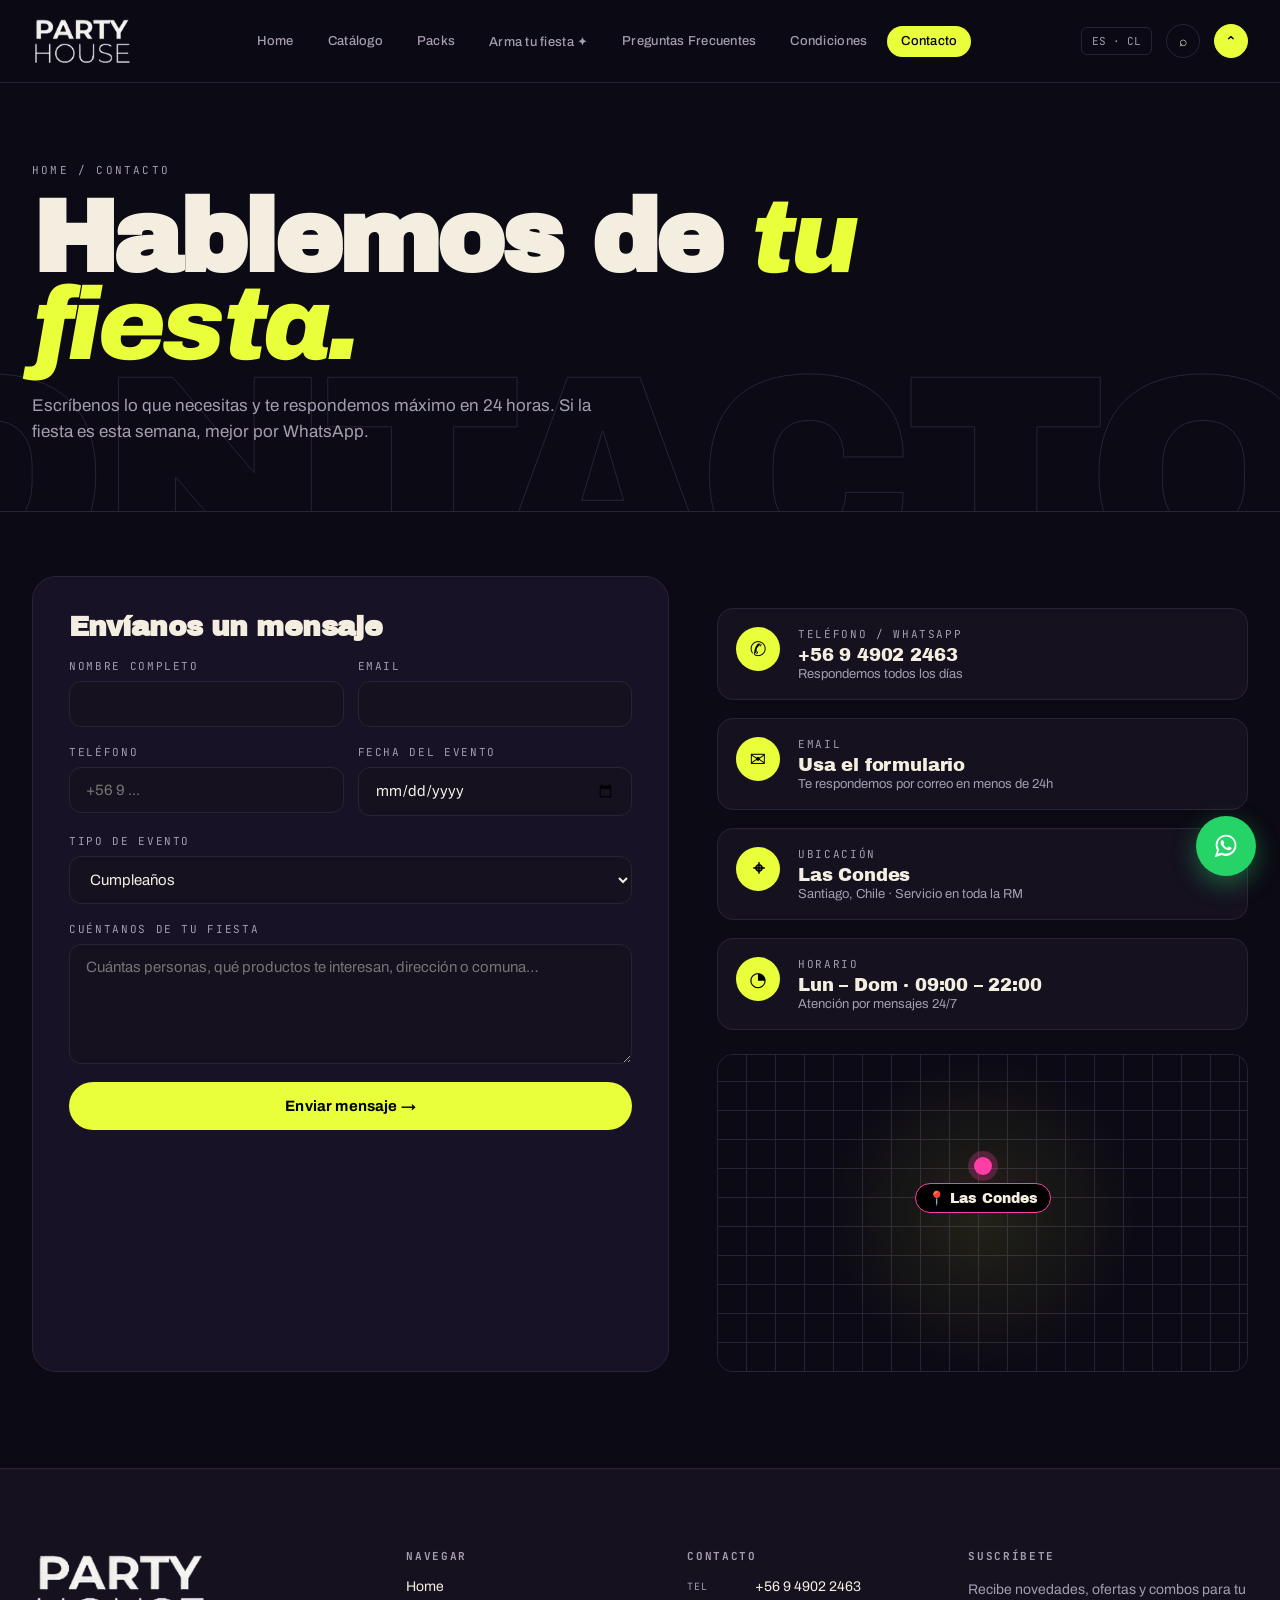
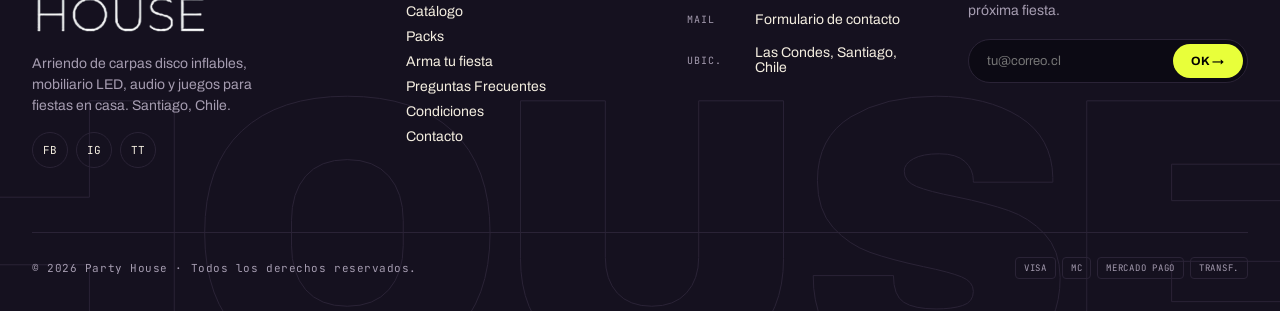
<file: contacto.html>
<!doctype html>
<html lang="es">
<head>
<meta charset="utf-8" />
<meta name="viewport" content="width=device-width,initial-scale=1" />
<title>Contacto — Party House</title>
<link rel="preconnect" href="https://fonts.googleapis.com" />
<link rel="preconnect" href="https://fonts.gstatic.com" crossorigin />
<link href="https://fonts.googleapis.com/css2?family=Archivo+Black&family=Archivo:ital,wght@0,400;0,500;0,700;0,900;1,900&family=JetBrains+Mono:wght@400;500;700&display=swap" rel="stylesheet" />
<link rel="stylesheet" href="assets/site.css" />
<style>
  .contact{padding:64px 0 96px}
  .contact-grid{display:grid;grid-template-columns:1.2fr 1fr;gap:48px}
  @media (max-width:1024px){.contact-grid{grid-template-columns:1fr}}
  .contact-card{border:1px solid var(--line);border-radius:24px;padding:36px;background:var(--card)}
  .contact-card h3{font-family:"Archivo Black";font-size:28px;letter-spacing:-0.02em;margin:0 0 18px;line-height:1}
  .contact-info{display:flex;flex-direction:column;gap:18px;margin-top:32px}
  .ci{display:flex;gap:18px;align-items:flex-start;padding:18px;border:1px solid var(--line);border-radius:16px;background:var(--bg-2);transition:all .15s}
  .ci:hover{border-color:var(--acid)}
  .ci .ico{width:44px;height:44px;border-radius:50%;background:var(--acid);color:#000;display:grid;place-items:center;font-weight:900;font-size:20px;flex-shrink:0}
  .ci .lbl{font-family:"JetBrains Mono";font-size:11px;color:var(--ink-dim);letter-spacing:0.15em;text-transform:uppercase;margin-bottom:4px}
  .ci .val{font-family:"Archivo Black";font-size:18px;letter-spacing:-0.01em}
  .ci .sub{color:var(--ink-dim);font-size:13px;margin-top:2px}

  .map-box{margin-top:24px;border:1px solid var(--line);border-radius:16px;overflow:hidden;aspect-ratio:5/3;background:var(--bg-2);position:relative}
  .map-mock{position:absolute;inset:0;background:
    radial-gradient(circle at 50% 50%, rgba(232,255,58,0.1) 0%, transparent 50%),
    repeating-linear-gradient(0deg,transparent 0 28px, var(--line) 28px 29px),
    repeating-linear-gradient(90deg,transparent 0 28px, var(--line) 28px 29px),
    var(--bg)}
  .map-pin{position:absolute;top:50%;left:50%;transform:translate(-50%,-100%);text-align:center}
  .map-pin .dot{width:18px;height:18px;border-radius:50%;background:var(--magenta);box-shadow:0 0 0 6px rgba(255,61,166,0.25);margin:0 auto;animation:pulse 2s infinite}
  @keyframes pulse{0%,100%{box-shadow:0 0 0 6px rgba(255,61,166,0.25)}50%{box-shadow:0 0 0 12px rgba(255,61,166,0.1)}}
  .map-pin .pin-lbl{font-family:"Archivo Black";font-size:14px;background:#000;border:1px solid var(--magenta);padding:6px 12px;border-radius:999px;margin-top:8px;display:inline-block}

  .form-ok{display:none;text-align:center;padding:48px 24px;border:1px dashed var(--success);border-radius:20px;background:rgba(58,255,178,0.05)}
  .form-ok.show{display:block}
  .form-ok h3{font-family:"Archivo Black";font-size:32px;letter-spacing:-0.02em;color:var(--success);margin:0 0 10px}
  .form-ok p{color:var(--ink-dim);margin:0 0 22px}
</style>
</head>
<body>

<div id="nav-slot"></div>

<section class="page-head">
  <div class="page-head-bg">CONTACTO</div>
  <div class="wrap" style="position:relative;z-index:1">
    <div class="crumb"><a href="index.html">Home</a> / Contacto</div>
    <h1>Hablemos de <span class="ital acid">tu fiesta.</span></h1>
    <p class="lead">Escríbenos lo que necesitas y te respondemos máximo en 24 horas. Si la fiesta es esta semana, mejor por WhatsApp.</p>
  </div>
</section>

<section class="contact">
  <div class="wrap">
    <div class="contact-grid">
      <div class="contact-card">
        <h3>Envíanos un mensaje</h3>

        <form id="contact-form" novalidate>
          <div class="form-row">
            <div class="form-field">
              <label>Nombre completo</label>
              <input type="text" name="name" required minlength="2" />
              <span class="err-msg">Ingresa tu nombre</span>
            </div>
            <div class="form-field">
              <label>Email</label>
              <input type="email" name="email" required />
              <span class="err-msg">Email inválido</span>
            </div>
          </div>
          <div class="form-row">
            <div class="form-field">
              <label>Teléfono</label>
              <input type="tel" name="phone" placeholder="+56 9 ..." />
              <span class="err-msg">Teléfono inválido</span>
            </div>
            <div class="form-field">
              <label>Fecha del evento</label>
              <input type="date" name="date" />
              <span class="err-msg">Fecha inválida</span>
            </div>
          </div>
          <div class="form-field">
            <label>Tipo de evento</label>
            <select name="type">
              <option>Cumpleaños</option>
              <option>Cumpleaños 18</option>
              <option>Junta con amigos / Previa</option>
              <option>Matrimonio</option>
              <option>Fiesta de empresa</option>
              <option>Despedida</option>
              <option>Otro</option>
            </select>
          </div>
          <div class="form-field">
            <label>Cuéntanos de tu fiesta</label>
            <textarea name="message" required minlength="10" placeholder="Cuántas personas, qué productos te interesan, dirección o comuna…"></textarea>
            <span class="err-msg">Cuéntanos un poco más (mínimo 10 caracteres)</span>
          </div>
          <!-- Campo trampa para bots: invisible para personas -->
          <div aria-hidden="true" style="position:absolute;left:-9999px;width:1px;height:1px;overflow:hidden">
            <label>No completar <input type="text" name="website" tabindex="-1" autocomplete="off" /></label>
          </div>
          <button type="submit" class="btn btn-primary btn-block">Enviar mensaje →</button>
        </form>

        <div class="form-ok" id="ok">
          <h3>✓ ¡Mensaje enviado!</h3>
          <p>Te respondemos en menos de 24 horas. Mientras tanto, revisa nuestro catálogo.</p>
          <a class="btn btn-ghost" href="catalogo.html">Ver Catálogo →</a>
        </div>
      </div>

      <div>
        <div class="contact-info">
          <a class="ci" href="https://wa.me/56949022463" target="_blank" rel="noopener">
            <div class="ico">✆</div>
            <div>
              <div class="lbl">Teléfono / WhatsApp</div>
              <div class="val">+56 9 4902 2463</div>
              <div class="sub">Respondemos todos los días</div>
            </div>
          </a>
          <a class="ci" href="#contact-form">
            <div class="ico">✉</div>
            <div>
              <div class="lbl">Email</div>
              <div class="val">Usa el formulario</div>
              <div class="sub">Te respondemos por correo en menos de 24h</div>
            </div>
          </a>
          <div class="ci">
            <div class="ico">⌖</div>
            <div>
              <div class="lbl">Ubicación</div>
              <div class="val">Las Condes</div>
              <div class="sub">Santiago, Chile · Servicio en toda la RM</div>
            </div>
          </div>
          <div class="ci">
            <div class="ico">◔</div>
            <div>
              <div class="lbl">Horario</div>
              <div class="val">Lun – Dom · 09:00 – 22:00</div>
              <div class="sub">Atención por mensajes 24/7</div>
            </div>
          </div>
        </div>

        <div class="map-box">
          <div class="map-mock"></div>
          <div class="map-pin">
            <div class="dot"></div>
            <div class="pin-lbl">📍 Las Condes</div>
          </div>
        </div>
      </div>
    </div>
  </div>
</section>

<div id="footer-slot"></div>
<div id="wa-slot"></div>

<script src="https://uxhbzgkgiefjggxcapdq.supabase.co/functions/v1/pagos/datos.js"></script>
<script>/* respaldo si el servidor no responde */ window.PH_PRODUCTS || document.write('<script src="assets/data.js"><\/script><script src="assets/disponibilidad.js"><\/script><script src="assets/transporte.js"><\/script>');</script>
<script src="assets/partials.js"></script>
<script src="assets/site.js"></script>
<script>
  PH_mountChrome({active:'contacto'});

  const form = document.getElementById('contact-form');
  const ok = document.getElementById('ok');

  function validate(){
    let valid = true;
    const fields = form.querySelectorAll('input,textarea,select');
    fields.forEach(f => {
      const wrap = f.closest('.form-field');
      if(!wrap) return;
      wrap.classList.remove('error');
      const v = (f.value || '').trim();
      if(f.name === 'name' && v.length < 2){ wrap.classList.add('error'); valid=false; }
      if(f.name === 'email' && !/^[^\s@]+@[^\s@]+\.[^\s@]+$/.test(v)){ wrap.classList.add('error'); valid=false; }
      if(f.name === 'phone' && v && !/^[\d\s+()-]{7,}$/.test(v)){ wrap.classList.add('error'); valid=false; }
      if(f.name === 'message' && v.length < 10){ wrap.classList.add('error'); valid=false; }
    });
    return valid;
  }

  form.addEventListener('submit', async e => {
    e.preventDefault();
    if(!validate()){
      PH.toast('Revisa los campos marcados', 'error');
      return;
    }
    const btn = form.querySelector('button[type=submit]');
    const label = btn.textContent;
    btn.disabled = true;
    btn.textContent = 'Enviando…';
    const data = Object.fromEntries(new FormData(form).entries());
    try {
      const r = await fetch(PH.PAGOS_URL + '/contacto', {
        method: 'POST', headers: { 'Content-Type': 'application/json' }, body: JSON.stringify(data)
      });
      if(!r.ok) throw await r.json().catch(() => ({}));
      form.style.display = 'none';
      ok.classList.add('show');
      PH.toast('✓ Mensaje enviado', 'success');
      PH.track('contacto_enviado', { tipo: data.type });
    } catch(err){
      btn.disabled = false;
      btn.textContent = label;
      PH.toast(err && err.error === 'demasiados_envios'
        ? 'Ya recibimos tus mensajes. Si es urgente, escríbenos por WhatsApp.'
        : 'No pudimos enviar el mensaje. Escríbenos por WhatsApp al +56 9 4902 2463.', 'error');
    }
  });
</script>
</body>
</html>
</file>
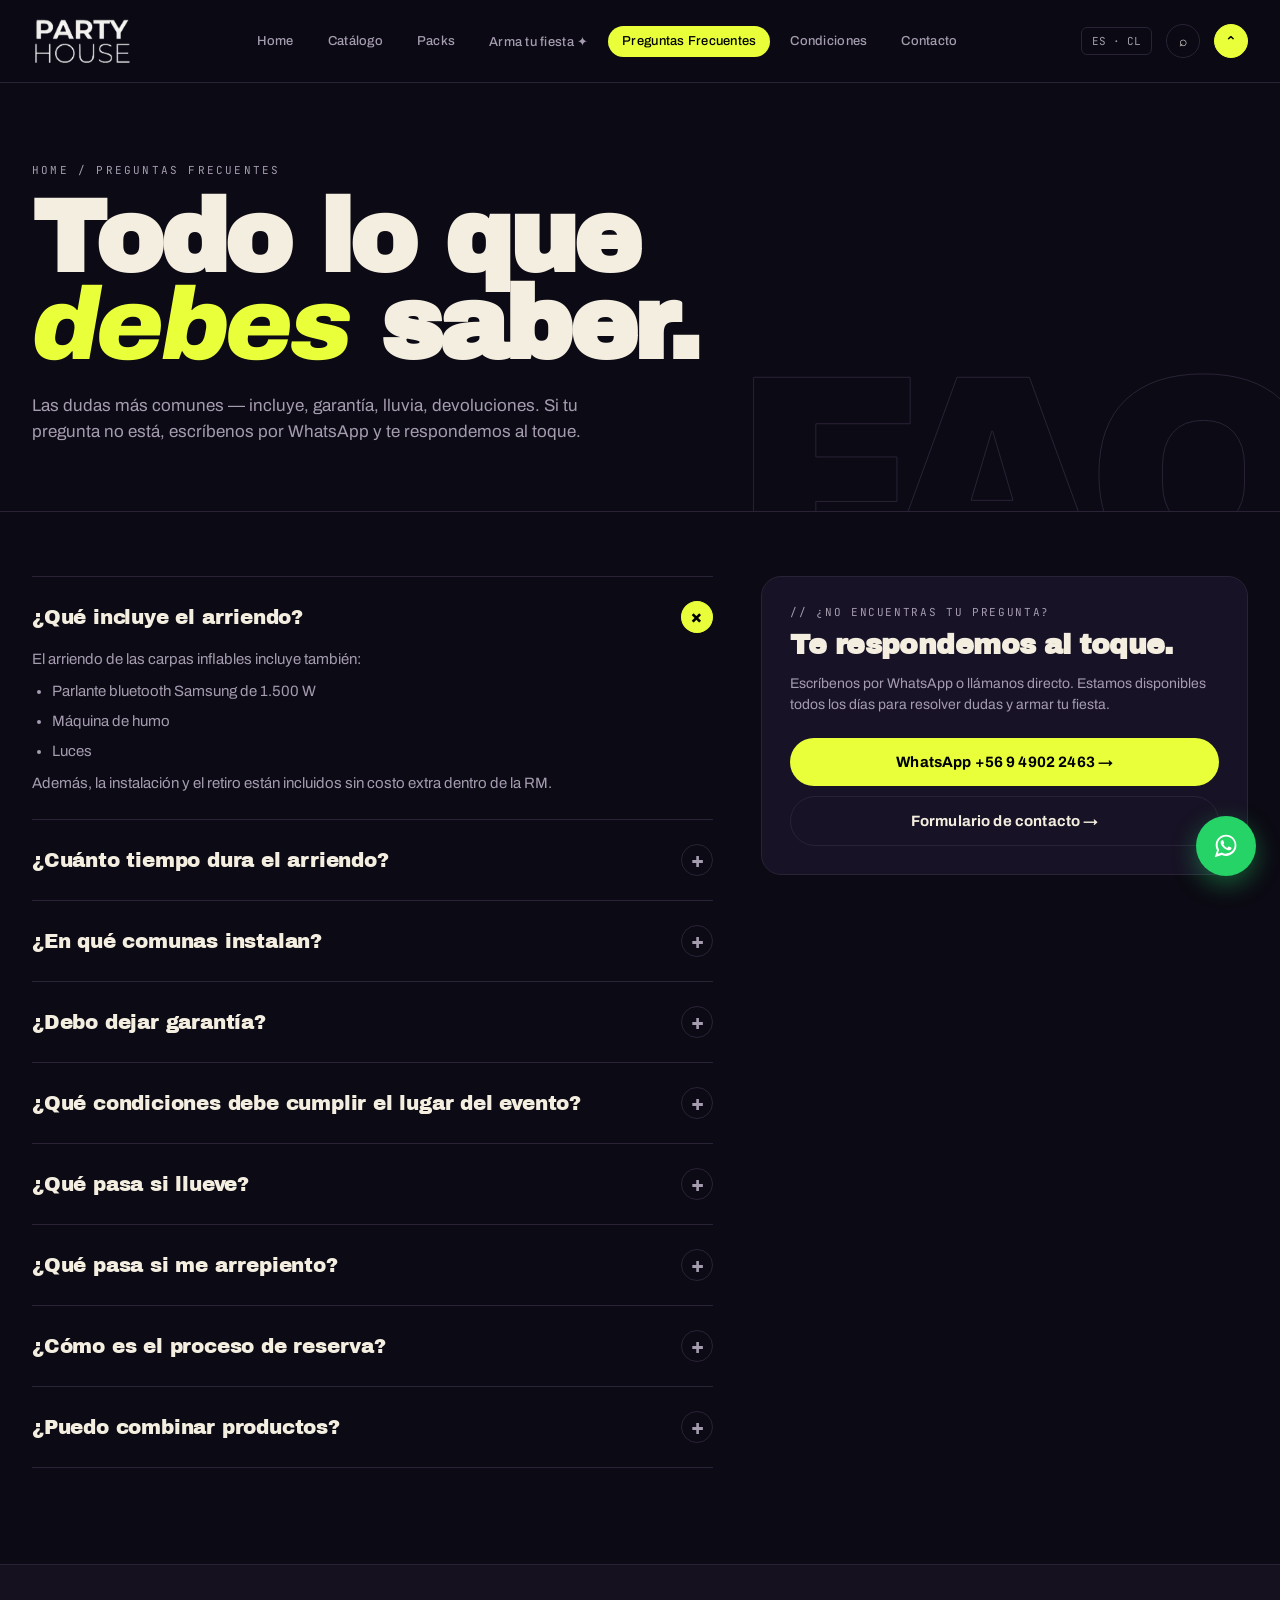
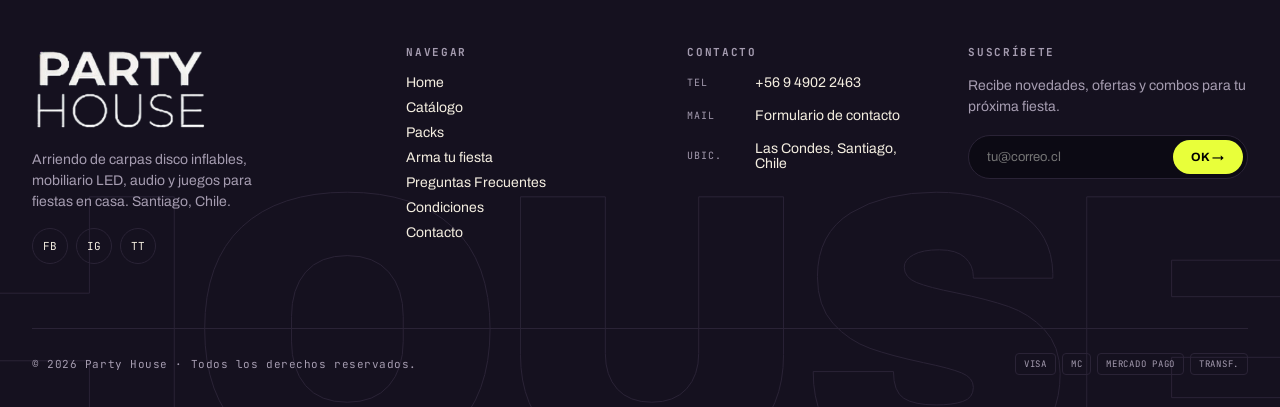
<file: faq.html>
<!doctype html>
<html lang="es">
<head>
<meta charset="utf-8" />
<meta name="viewport" content="width=device-width,initial-scale=1" />
<title>Preguntas Frecuentes — Party House</title>
<link rel="preconnect" href="https://fonts.googleapis.com" />
<link rel="preconnect" href="https://fonts.gstatic.com" crossorigin />
<link href="https://fonts.googleapis.com/css2?family=Archivo+Black&family=Archivo:ital,wght@0,400;0,500;0,700;0,900;1,900&family=JetBrains+Mono:wght@400;500;700&display=swap" rel="stylesheet" />
<link rel="stylesheet" href="assets/site.css" />
<style>
  .faq-layout{display:grid;grid-template-columns:1.4fr 1fr;gap:48px;padding:64px 0 96px;align-items:start}
  @media (max-width:1024px){.faq-layout{grid-template-columns:1fr}}
  .faq-side{position:sticky;top:120px;border:1px solid var(--line);border-radius:20px;padding:28px;background:var(--card)}
  .faq-side .mono-lbl{font-family:"JetBrains Mono";font-size:11px;color:var(--ink-dim);letter-spacing:0.15em;text-transform:uppercase}
  .faq-side h3{font-family:"Archivo Black";font-size:28px;line-height:1;margin:12px 0 14px;letter-spacing:-0.02em}
  .faq-side p{color:var(--ink-dim);font-size:14px;line-height:1.55;margin:0 0 22px}
  .faq-side .btn{width:100%;justify-content:center}
  .faq-side .btn+.btn{margin-top:10px}
</style>
</head>
<body>

<div id="nav-slot"></div>

<section class="page-head">
  <div class="page-head-bg">FAQ</div>
  <div class="wrap" style="position:relative;z-index:1">
    <div class="crumb"><a href="index.html">Home</a> / Preguntas Frecuentes</div>
    <h1>Todo lo que <span class="ital acid">debes</span> saber.</h1>
    <p class="lead">Las dudas más comunes — incluye, garantía, lluvia, devoluciones. Si tu pregunta no está, escríbenos por WhatsApp y te respondemos al toque.</p>
  </div>
</section>

<section>
  <div class="wrap">
    <div class="faq-layout">
      <div>
        <div class="faq-list">
          <div class="faq-item open">
            <div class="faq-q">¿Qué incluye el arriendo? <span class="plus">+</span></div>
            <div class="faq-a">
              El arriendo de las carpas inflables incluye también:
              <ul>
                <li>Parlante bluetooth Samsung de 1.500 W</li>
                <li>Máquina de humo</li>
                <li>Luces</li>
              </ul>
              Además, la instalación y el retiro están incluidos sin costo extra dentro de la RM.
            </div>
          </div>
          <div class="faq-item">
            <div class="faq-q">¿Cuánto tiempo dura el arriendo? <span class="plus">+</span></div>
            <div class="faq-a">El arriendo tendrá una duración máxima de <strong>18 horas</strong>. Por ejemplo, si la instalamos un viernes a las 18:00, iremos a retirarla el sábado a las 12:00.</div>
          </div>
          <div class="faq-item">
            <div class="faq-q">¿En qué comunas instalan? <span class="plus">+</span></div>
            <div class="faq-a">Instalamos en Santiago, RM. El <strong>flete y montaje</strong> depende de la comuna y se suma al total (lo ves calculado al elegir tu comuna en la reserva):<span id="tabla-flete"></span> ¿Tu comuna no está? Escríbenos y te cotizamos el flete.</div>
          </div>
          <div class="faq-item">
            <div class="faq-q">¿Debo dejar garantía? <span class="plus">+</span></div>
            <div class="faq-a">Sí, una <strong>garantía reembolsable de $100.000</strong> para cubrir posibles daños a la carpa y/o equipos. <strong>No se paga al reservar</strong>: una semana antes del evento te enviamos un correo con el link para pagarla con Mercado Pago (con un recordatorio diario hasta recibirla). Se devuelve íntegra después del retiro si todo está en orden.</div>
          </div>
          <div class="faq-item">
            <div class="faq-q">¿Qué condiciones debe cumplir el lugar del evento? <span class="plus">+</span></div>
            <div class="faq-a">
              El lugar donde se instalará la carpa debe cumplir con las siguientes condiciones:
              <ul>
                <li>Terreno plano</li>
                <li>Acceso a conexión eléctrica a máximo 20 metros</li>
              </ul>
            </div>
          </div>
          <div class="faq-item">
            <div class="faq-q">¿Qué pasa si llueve? <span class="plus">+</span></div>
            <div class="faq-a">
              Nuestras carpas están hechas para soportar una llovizna, pero si las condiciones del tiempo empeoran te ofreceremos hasta 12 horas antes:
              <ul>
                <li>Re-agendar la fecha sin costo</li>
                <li>Instalar parlante, máquina de humo y luces en un lugar que tú quieras, por el valor de la reserva que hayas pagado</li>
                <li>Devolución del 70% de la reserva</li>
              </ul>
            </div>
          </div>
          <div class="faq-item">
            <div class="faq-q">¿Qué pasa si me arrepiento? <span class="plus">+</span></div>
            <div class="faq-a">Si nos avisas con hasta <strong>2 semanas de anticipación</strong>, te devolveremos el 50% de la reserva que hayas pagado. Pero si pasas este tiempo, lamentablemente no podremos devolverte tu reserva.</div>
          </div>
          <div class="faq-item">
            <div class="faq-q">¿Cómo es el proceso de reserva? <span class="plus">+</span></div>
            <div class="faq-a">Eliges los productos en el catálogo, seleccionas la fecha de tu evento y agregas al carrito. Al confirmar la reserva, pagas el 50% de abono para asegurar tu día. El resto se cancela el día del evento (en efectivo o transferencia).</div>
          </div>
          <div class="faq-item">
            <div class="faq-q">¿Puedo combinar productos? <span class="plus">+</span></div>
            <div class="faq-a">¡Por supuesto! Puedes combinar carpa + mobiliario + audio + juegos en el mismo arriendo. Te armamos un combo a medida, escríbenos por WhatsApp para una cotización personalizada.</div>
          </div>
        </div>
      </div>

      <aside class="faq-side">
        <div class="mono-lbl">// ¿NO ENCUENTRAS TU PREGUNTA?</div>
        <h3>Te respondemos al toque.</h3>
        <p>Escríbenos por WhatsApp o llámanos directo. Estamos disponibles todos los días para resolver dudas y armar tu fiesta.</p>
        <a class="btn btn-primary" href="https://api.whatsapp.com/send?phone=56949022463&text=Hola%20Party%20House,%20tengo%20una%20pregunta" target="_blank" rel="noopener">WhatsApp +56 9 4902 2463 →</a>
        <a class="btn btn-ghost" href="contacto.html">Formulario de contacto →</a>
      </aside>
    </div>
  </div>
</section>

<div id="footer-slot"></div>
<div id="wa-slot"></div>

<script src="https://uxhbzgkgiefjggxcapdq.supabase.co/functions/v1/pagos/datos.js"></script>
<script>/* respaldo si el servidor no responde */ window.PH_PRODUCTS || document.write('<script src="assets/data.js"><\/script><script src="assets/disponibilidad.js"><\/script><script src="assets/transporte.js"><\/script>');</script>
<script src="assets/partials.js"></script>
<script src="assets/site.js"></script>
<script>
  PH_mountChrome({active:'faq'});
  // Tabla de flete desde assets/transporte.js (siempre al día)
  (function(){
    const el = document.getElementById('tabla-flete');
    if(!el || !window.PH_TRANSPORTE) return;
    el.innerHTML = '<span style="display:block;margin:10px 0">' + PH_TRANSPORTE.comunas.map(c =>
      '<span style="display:flex;justify-content:space-between;gap:12px;border-bottom:1px dashed var(--line);padding:4px 0"><span>' + c.nombre +
      '</span><strong>' + PH.formatCLP(c.valor) + '</strong></span>').join('') + '</span>';
  })();
</script>
</body>
</html>
</file>
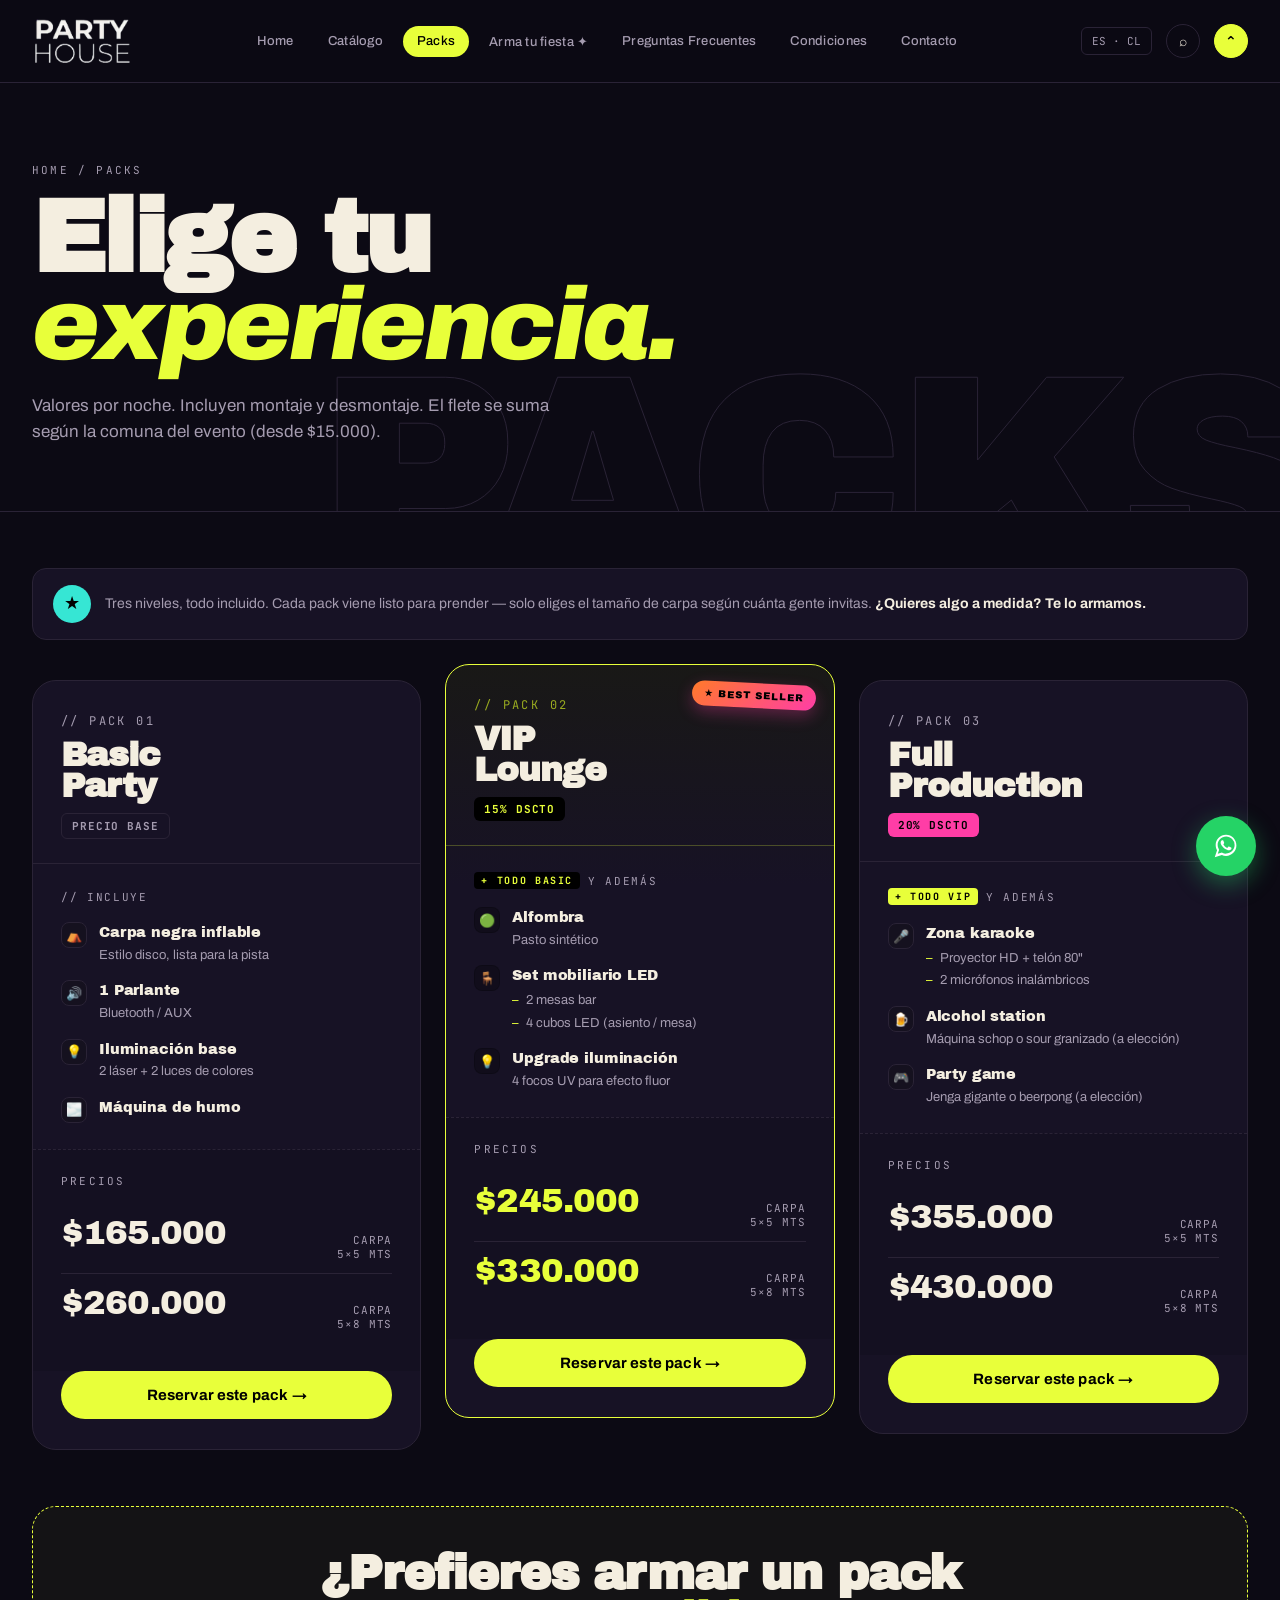
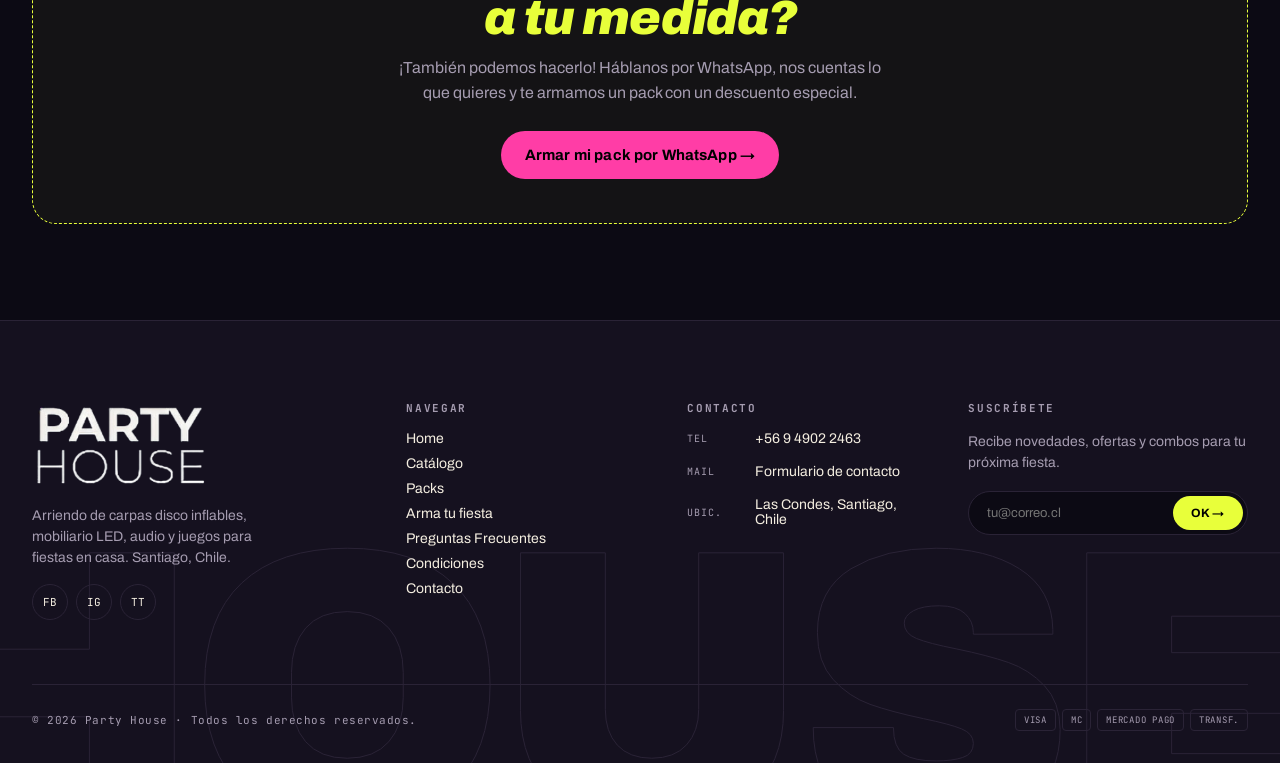
<file: packs.html>
<!doctype html>
<html lang="es">
<head>
<meta charset="utf-8" />
<meta name="viewport" content="width=device-width,initial-scale=1" />
<title>Packs — Party House</title>
<meta name="description" content="Elige tu experiencia: Basic Party, VIP Lounge o Full Production. Packs todo incluido para tu fiesta, con montaje y desmontaje." />
<link rel="preconnect" href="https://fonts.googleapis.com" />
<link rel="preconnect" href="https://fonts.gstatic.com" crossorigin />
<link href="https://fonts.googleapis.com/css2?family=Archivo+Black&family=Archivo:ital,wght@0,400;0,500;0,700;0,900;1,900&family=JetBrains+Mono:wght@400;500;700&display=swap" rel="stylesheet" />
<link rel="stylesheet" href="assets/site.css" />
<style>
  .packs{padding:56px 0 96px}
  .packs-note{display:flex;align-items:center;gap:14px;border:1px solid var(--line);border-radius:14px;padding:16px 20px;background:var(--card);margin-bottom:40px;font-size:14px;color:var(--ink-dim);line-height:1.5}
  .packs-note .ico{width:38px;height:38px;border-radius:50%;background:var(--cyan);color:#000;display:grid;place-items:center;font-weight:900;font-size:18px;flex-shrink:0}
  .packs-note strong{color:var(--ink)}

  .pack-grid{display:grid;grid-template-columns:repeat(3,1fr);gap:24px;align-items:start}
  @media (max-width:1024px){.pack-grid{grid-template-columns:1fr;max-width:520px;margin:0 auto}}

  .pack{border:1px solid var(--line);border-radius:24px;background:var(--card);overflow:hidden;display:flex;flex-direction:column;position:relative;transition:transform .25s,border-color .25s}
  .pack:hover{transform:translateY(-4px);border-color:var(--ink)}
  .pack.featured{border-color:var(--acid);background:linear-gradient(180deg,rgba(232,255,58,0.06),var(--card) 220px)}
  .pack.featured:hover{transform:translateY(-8px)}
  @media (min-width:1025px){.pack.featured{transform:translateY(-16px)}.pack.featured:hover{transform:translateY(-22px)}}

  .pack-ribbon{position:absolute;top:18px;right:18px;background:linear-gradient(135deg,var(--orange),var(--magenta));color:#000;font-family:"Archivo Black";font-size:10px;letter-spacing:0.1em;padding:7px 12px;border-radius:999px;z-index:3;transform:rotate(3deg);box-shadow:0 6px 16px rgba(255,61,166,0.3)}

  .pack-head{padding:32px 28px 24px;border-bottom:1px solid var(--line);position:relative}
  .pack.featured .pack-head{border-bottom-color:rgba(232,255,58,0.25)}
  .pack-n{font-family:"JetBrains Mono";font-size:12px;color:var(--ink-dim);letter-spacing:0.2em}
  .pack.featured .pack-n{color:#9aac20}
  .pack-name{font-family:"Archivo Black";font-size:34px;line-height:0.92;letter-spacing:-0.03em;margin:10px 0 0}
  .pack-disc{display:inline-block;margin-top:12px;font-family:"JetBrains Mono";font-size:11px;font-weight:700;letter-spacing:0.08em;text-transform:uppercase;padding:5px 10px;border-radius:6px;background:var(--magenta);color:#000}
  .pack.featured .pack-disc{background:#000;color:var(--acid)}
  .pack-disc.none{background:transparent;color:var(--ink-dim);border:1px solid var(--line);padding:5px 10px}

  .pack-body{padding:26px 28px;flex:1}
  .pack-incl-label{font-family:"JetBrains Mono";font-size:11px;color:var(--ink-dim);letter-spacing:0.15em;text-transform:uppercase;margin-bottom:18px;display:flex;align-items:center;gap:8px}
  .pack-incl-label .plus-tag{background:var(--acid);color:#000;font-weight:700;padding:2px 7px;border-radius:4px;font-size:10px}
  .pack.featured .pack-incl-label .plus-tag{background:#000;color:var(--acid)}

  .feat-list{list-style:none;padding:0;margin:0;display:flex;flex-direction:column;gap:16px}
  .feat{display:flex;gap:12px;align-items:flex-start}
  .feat .fico{width:26px;height:26px;border-radius:8px;background:var(--bg-2);display:grid;place-items:center;font-size:13px;flex-shrink:0;border:1px solid var(--line)}
  .pack.featured .feat .fico{background:rgba(0,0,0,0.25);border-color:rgba(0,0,0,0.2)}
  .feat-txt{font-size:14px;line-height:1.45}
  .feat-txt b{font-family:"Archivo Black";font-weight:400;font-size:14.5px;letter-spacing:-0.01em}
  .feat-txt .sub{color:var(--ink-dim);display:block;margin-top:2px;font-size:13px}
  .feat-txt .sub-item{color:var(--ink-dim);font-size:13px;display:flex;gap:7px;margin-top:4px}
  .feat-txt .sub-item::before{content:"–";color:var(--acid)}

  .pack-prices{padding:24px 28px 28px;border-top:1px dashed var(--line);background:rgba(0,0,0,0.12)}
  .pack-prices-label{font-family:"JetBrains Mono";font-size:11px;color:var(--ink-dim);letter-spacing:0.2em;text-transform:uppercase;margin-bottom:16px}
  .price-tier{display:flex;justify-content:space-between;align-items:baseline;gap:12px;padding:12px 0}
  .price-tier+.price-tier{border-top:1px solid var(--line)}
  .pt-amount{font-family:"Archivo Black";font-size:34px;letter-spacing:-0.025em;line-height:1}
  .pack.featured .pt-amount{color:var(--acid)}
  .pt-size{font-family:"JetBrains Mono";font-size:11px;color:var(--ink-dim);letter-spacing:0.08em;text-transform:uppercase;text-align:right}
  .pack-cta{padding:0 28px 30px;display:flex;flex-direction:column;gap:10px}
  .pack-cta .btn{width:100%;justify-content:center}

  .packs-foot{margin-top:56px;border:1px dashed var(--acid);border-radius:24px;padding:44px 36px;text-align:center;background:rgba(232,255,58,0.04)}
  .packs-foot h3{font-family:"Archivo Black";font-size:clamp(28px,4vw,48px);letter-spacing:-0.02em;line-height:0.95;margin:0 auto 14px;max-width:20ch}
  .packs-foot p{color:var(--ink-dim);font-size:16px;line-height:1.55;margin:0 auto 26px;max-width:54ch}
  .packs-foot .btn{margin:0 auto}
</style>
</head>
<body>

<div id="nav-slot"></div>

<section class="page-head">
  <div class="page-head-bg">PACKS</div>
  <div class="wrap" style="position:relative;z-index:1">
    <div class="crumb"><a href="index.html">Home</a> / Packs</div>
    <h1>Elige tu <span class="ital acid">experiencia.</span></h1>
    <p class="lead">Valores por noche. Incluyen montaje y desmontaje. El flete se suma según la comuna del evento (desde $15.000).</p>
  </div>
</section>

<section class="packs">
  <div class="wrap">

    <div class="packs-note">
      <div class="ico">★</div>
      <div>Tres niveles, todo incluido. Cada pack viene listo para prender — solo eliges el tamaño de carpa según cuánta gente invitas. <strong>¿Quieres algo a medida? Te lo armamos.</strong></div>
    </div>

    <div class="pack-grid">

      <!-- ============ BASIC ============ -->
      <article class="pack">
        <div class="pack-head">
          <div class="pack-n">// PACK 01</div>
          <h2 class="pack-name">Basic<br/>Party</h2>
          <span class="pack-disc none">Precio base</span>
        </div>
        <div class="pack-body">
          <div class="pack-incl-label">// Incluye</div>
          <ul class="feat-list">
            <li class="feat">
              <div class="fico">⛺</div>
              <div class="feat-txt"><b>Carpa negra inflable</b><span class="sub">Estilo disco, lista para la pista</span></div>
            </li>
            <li class="feat">
              <div class="fico">🔊</div>
              <div class="feat-txt"><b>1 Parlante</b><span class="sub">Bluetooth / AUX</span></div>
            </li>
            <li class="feat">
              <div class="fico">💡</div>
              <div class="feat-txt"><b>Iluminación base</b><span class="sub">2 láser + 2 luces de colores</span></div>
            </li>
            <li class="feat">
              <div class="fico">🌫️</div>
              <div class="feat-txt"><b>Máquina de humo</b></div>
            </li>
          </ul>
        </div>
        <div class="pack-prices">
          <div class="pack-prices-label">Precios</div>
          <div class="price-tier">
            <div class="pt-amount" data-precio="party-cube-5x5-mts">$165.000</div>
            <div class="pt-size">Carpa<br/>5×5 mts</div>
          </div>
          <div class="price-tier">
            <div class="pt-amount" data-precio="party-house-5x8-mts">$260.000</div>
            <div class="pt-size">Carpa<br/>5×8 mts</div>
          </div>
        </div>
        <div class="pack-cta">
          <a class="btn btn-primary" data-pack="Basic Party" target="_blank" rel="noopener">Reservar este pack →</a>
        </div>
      </article>

      <!-- ============ VIP LOUNGE (featured) ============ -->
      <article class="pack featured">
        <div class="pack-ribbon">★ BEST SELLER</div>
        <div class="pack-head">
          <div class="pack-n">// PACK 02</div>
          <h2 class="pack-name">VIP<br/>Lounge</h2>
          <span class="pack-disc">15% Dscto</span>
        </div>
        <div class="pack-body">
          <div class="pack-incl-label"><span class="plus-tag">+ TODO BASIC</span> y además</div>
          <ul class="feat-list">
            <li class="feat">
              <div class="fico">🟢</div>
              <div class="feat-txt"><b>Alfombra</b><span class="sub">Pasto sintético</span></div>
            </li>
            <li class="feat">
              <div class="fico">🪑</div>
              <div class="feat-txt"><b>Set mobiliario LED</b>
                <span class="sub-item">2 mesas bar</span>
                <span class="sub-item">4 cubos LED (asiento / mesa)</span>
              </div>
            </li>
            <li class="feat">
              <div class="fico">💡</div>
              <div class="feat-txt"><b>Upgrade iluminación</b><span class="sub">4 focos UV para efecto fluor</span></div>
            </li>
          </ul>
        </div>
        <div class="pack-prices">
          <div class="pack-prices-label">Precios</div>
          <div class="price-tier">
            <div class="pt-amount" data-precio="pack-vip-lounge-5x5-mts">$245.000</div>
            <div class="pt-size">Carpa<br/>5×5 mts</div>
          </div>
          <div class="price-tier">
            <div class="pt-amount" data-precio="pack-vip-lounge-5x8-mts">$330.000</div>
            <div class="pt-size">Carpa<br/>5×8 mts</div>
          </div>
        </div>
        <div class="pack-cta">
          <a class="btn btn-primary" data-pack="VIP Lounge" target="_blank" rel="noopener">Reservar este pack →</a>
        </div>
      </article>

      <!-- ============ FULL PRODUCTION ============ -->
      <article class="pack">
        <div class="pack-head">
          <div class="pack-n">// PACK 03</div>
          <h2 class="pack-name">Full<br/>Production</h2>
          <span class="pack-disc">20% Dscto</span>
        </div>
        <div class="pack-body">
          <div class="pack-incl-label"><span class="plus-tag">+ TODO VIP</span> y además</div>
          <ul class="feat-list">
            <li class="feat">
              <div class="fico">🎤</div>
              <div class="feat-txt"><b>Zona karaoke</b>
                <span class="sub-item">Proyector HD + telón 80"</span>
                <span class="sub-item">2 micrófonos inalámbricos</span>
              </div>
            </li>
            <li class="feat">
              <div class="fico">🍺</div>
              <div class="feat-txt"><b>Alcohol station</b><span class="sub">Máquina schop o sour granizado (a elección)</span></div>
            </li>
            <li class="feat">
              <div class="fico">🎮</div>
              <div class="feat-txt"><b>Party game</b><span class="sub">Jenga gigante o beerpong (a elección)</span></div>
            </li>
          </ul>
        </div>
        <div class="pack-prices">
          <div class="pack-prices-label">Precios</div>
          <div class="price-tier">
            <div class="pt-amount">$355.000</div>
            <div class="pt-size">Carpa<br/>5×5 mts</div>
          </div>
          <div class="price-tier">
            <div class="pt-amount">$430.000</div>
            <div class="pt-size">Carpa<br/>5×8 mts</div>
          </div>
        </div>
        <div class="pack-cta">
          <a class="btn btn-primary" data-pack="Full Production" target="_blank" rel="noopener">Reservar este pack →</a>
        </div>
      </article>

    </div>

    <div class="packs-foot">
      <h3>¿Prefieres armar un pack <span class="ital acid">a tu medida?</span></h3>
      <p>¡También podemos hacerlo! Háblanos por WhatsApp, nos cuentas lo que quieres y te armamos un pack con un descuento especial.</p>
      <a class="btn btn-magenta" href="https://api.whatsapp.com/send?phone=56949022463&text=%C2%A1Hola%20Party%20House!%20Quiero%20armar%20un%20pack%20a%20mi%20medida%20para%20mi%20fiesta%20%F0%9F%8E%89" target="_blank" rel="noopener">Armar mi pack por WhatsApp →</a>
    </div>

  </div>
</section>

<div id="footer-slot"></div>
<div id="wa-slot"></div>

<script src="https://uxhbzgkgiefjggxcapdq.supabase.co/functions/v1/pagos/datos.js"></script>
<script>/* respaldo si el servidor no responde */ window.PH_PRODUCTS || document.write('<script src="assets/data.js"><\/script><script src="assets/disponibilidad.js"><\/script><script src="assets/transporte.js"><\/script>');</script>
<script src="assets/partials.js"></script>
<script src="assets/site.js"></script>
<script>
  PH_mountChrome({active:'packs'});

  // Wire pack reserve buttons → prefilled WhatsApp
  document.querySelectorAll('[data-pack]').forEach(btn => {
    const name = btn.dataset.pack;
    const msg = '¡Hola Party House! Quiero reservar el pack ' + name + '. ¿Me cuentas disponibilidad y cómo seguir? 🎉';
    btn.href = PH.waLink(msg);
  });
</script>
</body>
</html>
</file>
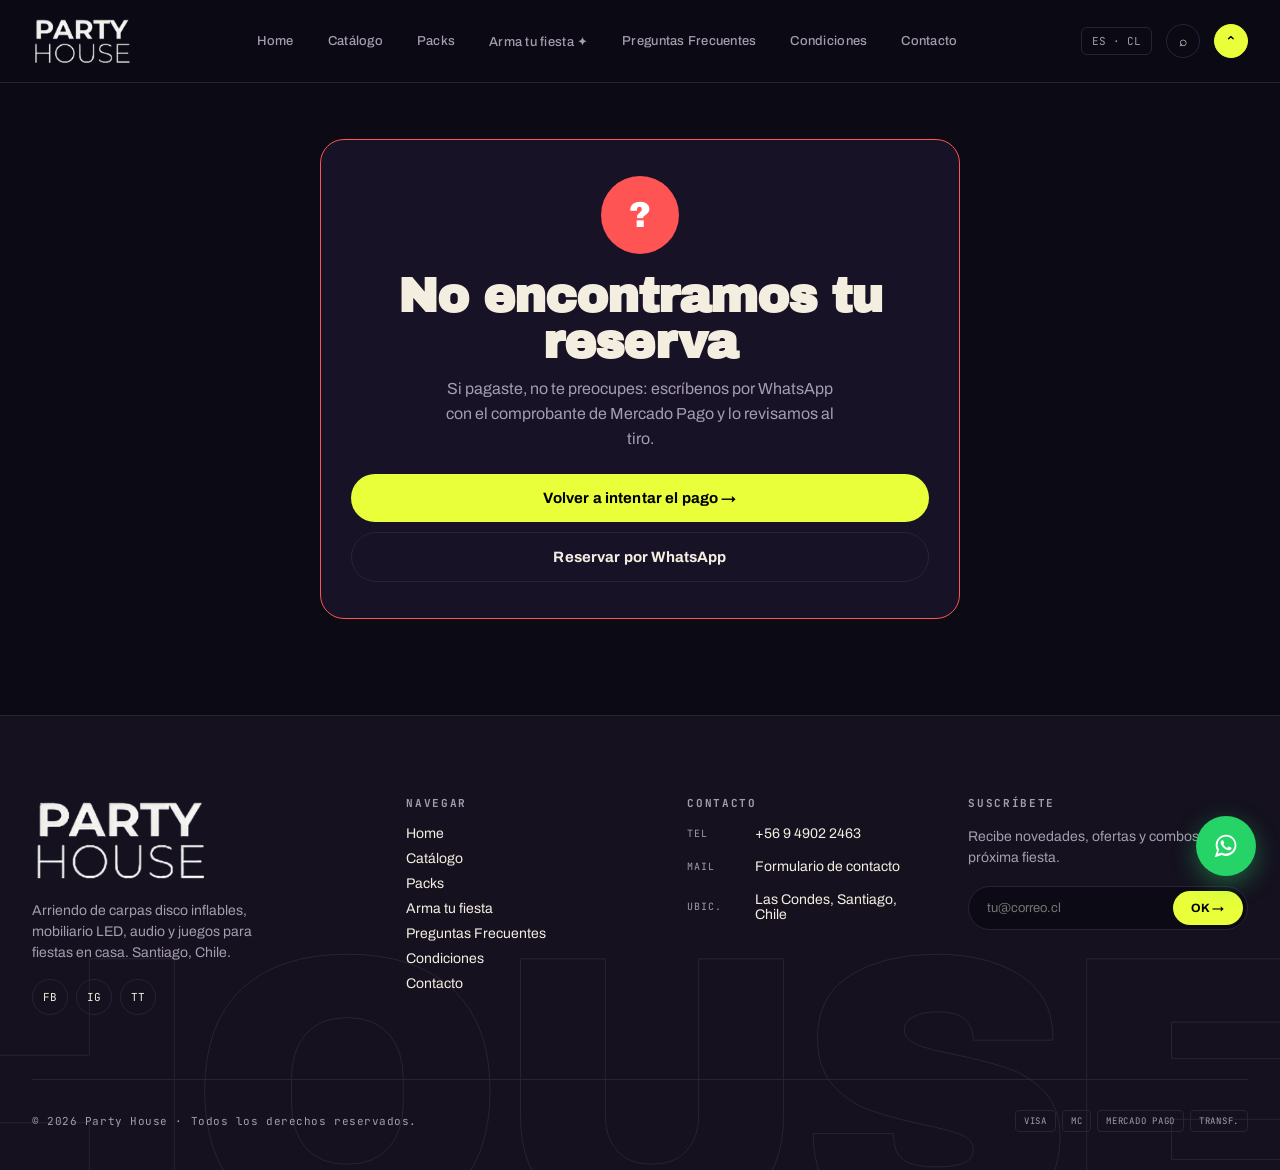
<file: pago.html>
<!doctype html>
<html lang="es">
<head>
<meta charset="utf-8" />
<meta name="viewport" content="width=device-width,initial-scale=1" />
<meta name="robots" content="noindex" />
<title>Estado de tu pago — Party House</title>
<link rel="preconnect" href="https://fonts.googleapis.com" />
<link rel="preconnect" href="https://fonts.gstatic.com" crossorigin />
<link href="https://fonts.googleapis.com/css2?family=Archivo+Black&family=Archivo:ital,wght@0,400;0,500;0,700;0,900;1,900&family=JetBrains+Mono:wght@400;500;700&display=swap" rel="stylesheet" />
<link rel="stylesheet" href="assets/site.css" />
<style>
  .pay{padding:56px 0 96px}
  .pay-card{max-width:640px;margin:0 auto;border:1px solid var(--line);border-radius:24px;background:var(--card);padding:36px 30px;text-align:center}
  .pay-card.ok{border-color:var(--success)}
  .pay-card.warn{border-color:var(--orange)}
  .pay-card.bad{border-color:var(--danger)}
  .pay-ico{width:78px;height:78px;border-radius:50%;display:grid;place-items:center;margin:0 auto 20px;font-size:36px;font-weight:900;background:var(--bg-2)}
  .ok .pay-ico{background:var(--success);color:#04331f}
  .warn .pay-ico{background:var(--orange);color:#2b1200}
  .bad .pay-ico{background:var(--danger);color:#fff}
  .pay-card h1{font-family:"Archivo Black";font-size:clamp(32px,5vw,48px);letter-spacing:-0.02em;line-height:0.95;margin:0 0 12px}
  .pay-card p{color:var(--ink-dim);line-height:1.55;margin:0 auto 22px;max-width:46ch}
  .code{display:inline-block;font-family:"JetBrains Mono";font-size:13px;letter-spacing:0.12em;border:1px dashed var(--acid);color:var(--acid);padding:8px 14px;border-radius:10px;margin-bottom:22px}
  .pay-items{text-align:left;border-top:1px solid var(--line);border-bottom:1px solid var(--line);padding:12px 0;margin:0 0 18px}
  .pay-item{display:flex;justify-content:space-between;gap:12px;padding:8px 0;font-size:14px}
  .pay-item span:last-child{font-family:"JetBrains Mono";font-size:12px;color:var(--ink-dim);white-space:nowrap}
  .pay-row{display:flex;justify-content:space-between;padding:6px 0;font-size:14px;color:var(--ink-dim);text-align:left}
  .pay-row strong{color:var(--ink)}
  .pay-row.big strong{font-family:"Archivo Black";color:var(--acid);font-size:20px}
  .pay-actions{display:flex;flex-direction:column;gap:10px;margin-top:22px}
  .pay-actions .btn{width:100%;justify-content:center}
  .btn-wa{background:#25D366;color:#0a3d1c}
  .spinner{width:42px;height:42px;border-radius:50%;border:3px solid var(--line);border-top-color:var(--acid);animation:spin 0.9s linear infinite;margin:0 auto 18px}
  @keyframes spin{to{transform:rotate(360deg)}}
  @media (prefers-reduced-motion: reduce){.spinner{animation:none}}
</style>
</head>
<body>

<div id="nav-slot"></div>

<section class="pay">
  <div class="wrap">
    <div class="pay-card" id="pay-card" aria-live="polite">
      <div class="spinner"></div>
      <h1>Revisando tu pago…</h1>
      <p>Estamos confirmando con Mercado Pago. Esto toma unos segundos.</p>
    </div>
  </div>
</section>

<div id="footer-slot"></div>
<div id="wa-slot"></div>

<script src="https://uxhbzgkgiefjggxcapdq.supabase.co/functions/v1/pagos/datos.js"></script>
<script>/* respaldo si el servidor no responde */ window.PH_PRODUCTS || document.write('<script src="assets/data.js"><\/script><script src="assets/disponibilidad.js"><\/script><script src="assets/transporte.js"><\/script>');</script>
<script src="assets/partials.js"></script>
<script src="assets/site.js"></script>
<script>
  PH_mountChrome({});

  const qs = new URLSearchParams(location.search);
  let guardado = {};
  try { guardado = JSON.parse(localStorage.getItem('ph_pago') || '{}'); } catch(e){}
  const codigo = (qs.get('external_reference') || guardado.codigo || '').toUpperCase();
  const paymentId = qs.get('payment_id') || qs.get('collection_id') || '';
  const mpStatus = qs.get('status') || qs.get('collection_status') || '';
  const card = document.getElementById('pay-card');
  let intentos = 0;

  const fmtFecha = d => {
    const s = new Date(d + 'T00:00').toLocaleDateString('es-CL', { weekday:'long', day:'numeric', month:'long' });
    return s.charAt(0).toUpperCase() + s.slice(1);
  };

  function pintar(cls, ico, titulo, texto, extra){
    card.className = 'pay-card ' + cls;
    card.innerHTML = `<div class="pay-ico">${ico}</div><h1>${titulo}</h1><p>${texto}</p>${extra || ''}`;
  }

  function detalle(r){
    const items = r.items.map(i => `<div class="pay-item"><span>${i.nombre} ×${i.qty}</span><span>${fmtFecha(i.fecha)}</span></div>`).join('');
    return `<div class="pay-items">${items}</div>
      <div class="pay-row"><span>Productos</span><strong>${PH.formatCLP(r.total - (r.flete || 0))}</strong></div>
      <div class="pay-row"><span>Flete y montaje (${r.comuna})</span><strong>${r.flete ? PH.formatCLP(r.flete) : 'Incluido'}</strong></div>
      <div class="pay-row"><span>Total</span><strong>${PH.formatCLP(r.total)}</strong></div>
      <div class="pay-row big"><span>Abono pagado</span><strong>${PH.formatCLP(r.monto_pagado || r.abono)}</strong></div>
      <div class="pay-row"><span>Saldo el día del evento</span><strong>${PH.formatCLP(r.total - (r.monto_pagado || r.abono))}</strong></div>`;
  }

  function botonesReintento(){
    return `<div class="pay-actions">
      <a class="btn btn-primary" href="checkout.html">Volver a intentar el pago →</a>
      <a class="btn btn-ghost" href="${PH.waLink('¡Hola Party House! Tuve un problema pagando el abono de mi reserva ' + codigo + '. ¿Me ayudan?')}" target="_blank" rel="noopener">Reservar por WhatsApp</a>
    </div>`;
  }

  async function revisar(){
    if(!/^PH-[A-Z0-9]{8}(-[GS])?$/.test(codigo)){
      pintar('bad', '?', 'No encontramos tu reserva', 'Si pagaste, no te preocupes: escríbenos por WhatsApp con el comprobante de Mercado Pago y lo revisamos al tiro.', botonesReintento());
      return;
    }
    let r;
    try {
      const resp = await fetch(PH.PAGOS_URL + '/estado?codigo=' + encodeURIComponent(codigo) + (paymentId ? '&payment_id=' + encodeURIComponent(paymentId) : ''));
      r = await resp.json();
      if(!resp.ok) throw r;
    } catch(e){
      if(++intentos < 4) return setTimeout(revisar, 3000);
      pintar('warn', '!', 'No pudimos confirmar tu pago', 'Hubo un problema de conexión. Si el cobro aparece en tu Mercado Pago, la reserva está registrada: escríbenos por WhatsApp con tu código.', `<div class="code">${codigo}</div>` + botonesReintento());
      return;
    }

    // Vuelta desde el pago del saldo (referencia PH-XXXXXXXX-S)
    if(codigo.endsWith('-S')){
      if(r.saldo_pagado){
        pintar('ok', '✓', '¡Saldo <span class="acid">pagado!</span>', 'Tu arriendo quedó 100% pagado. Te enviamos la confirmación por correo. ¡Nos vemos en la fiesta! 🎉',
          `<div class="code">${r.codigo}</div><div class="pay-actions"><a class="btn btn-primary" href="index.html">Volver al inicio</a></div>`);
        PH.celebrate({ particleCount: 120 });
      } else if(['pending', 'in_process'].includes(mpStatus)){
        pintar('warn', '⏳', 'Tu pago está en proceso', 'Mercado Pago aún está procesando el pago del saldo. Te avisamos por correo apenas se acredite.', `<div class="code">${r.codigo}</div>`);
        if(++intentos < 12) setTimeout(revisar, 5000);
      } else {
        pintar('warn', '!', 'El saldo aún no está pagado', 'Puedes volver a intentarlo desde el link que te enviamos. ¿Dudas? Escríbenos por WhatsApp.',
          `<div class="code">${r.codigo}</div><div class="pay-actions"><a class="btn btn-ghost" href="${PH.waLink('¡Hola Party House! Tengo un problema pagando el saldo de mi reserva ' + r.codigo + '.')}" target="_blank" rel="noopener">Escribir por WhatsApp</a></div>`);
      }
      return;
    }

    // Vuelta desde el pago de la garantía reembolsable (referencia PH-XXXXXXXX-G)
    if(codigo.endsWith('-G')){
      const monto = PH.formatCLP(r.garantia_monto || PH.garantia());
      if(r.garantia_estado === 'pagada' || r.garantia_estado === 'devuelta'){
        pintar('ok', '✓', '¡Garantía <span class="acid">recibida!</span>',
          `Recibimos tu garantía reembolsable de ${monto}. Ya no te llegarán más recordatorios. Te la devolvemos íntegra después del retiro si todo está en orden.`,
          `<div class="code">${r.codigo}</div><div class="pay-actions"><a class="btn btn-primary" href="index.html">Volver al inicio</a></div>`);
        PH.celebrate({ particleCount: 100 });
      } else if(['pending', 'in_process'].includes(mpStatus)){
        pintar('warn', '⏳', 'Tu pago está en proceso', 'Mercado Pago aún está procesando el pago de la garantía. Te avisamos por correo apenas se acredite.', `<div class="code">${r.codigo}</div>`);
        if(++intentos < 12) setTimeout(revisar, 5000);
      } else {
        pintar('warn', '!', 'La garantía aún no está pagada', `Puedes volver a intentarlo desde el link del correo que te enviamos. ¿Dudas? Escríbenos por WhatsApp.`,
          `<div class="code">${r.codigo}</div><div class="pay-actions"><a class="btn btn-ghost" href="${PH.waLink('¡Hola Party House! Tengo un problema pagando la garantía de mi reserva ' + r.codigo + '.')}" target="_blank" rel="noopener">Escribir por WhatsApp</a></div>`);
      }
      return;
    }

    if(r.estado === 'pagado'){
      try { localStorage.removeItem('ph_cart_v1'); localStorage.removeItem('ph_pago'); } catch(e){}
      PH.updateCartBadge();
      const msg = `¡Hola Party House! 🎉 Pagué el abono de mi reserva.\n\nCódigo: ${r.codigo}${paymentId ? '\nPago Mercado Pago: #' + paymentId : ''}\n` +
        r.items.map(i => `• ${i.nombre} x${i.qty} — ${fmtFecha(i.fecha)}`).join('\n') +
        `\n\nAbono pagado: ${PH.formatCLP(r.monto_pagado || r.abono)}\nComuna: ${r.comuna}\n\n¿Coordinamos la dirección y el horario de instalación?`;
      pintar('ok', '✓', '¡Tu fiesta está <span class="acid">reservada!</span>',
        'Recibimos tu abono y tu fecha quedó bloqueada. Envíanos el comprobante por WhatsApp para coordinar dirección y horario de instalación.',
        `<div class="code">${r.codigo}</div>${detalle(r)}
         <div class="pay-actions">
           <a class="btn btn-wa" href="${PH.waLink(msg)}" target="_blank" rel="noopener">Enviar comprobante por WhatsApp →</a>
           <button class="btn btn-ghost" id="ics" type="button">📅 Guardar la fecha en mi calendario</button>
         </div>`);
      document.getElementById('ics').onclick = () => PH.downloadICS(r.fechas.map(f => ({
        date: f,
        title: '🎉 Mi fiesta con Party House',
        description: 'Reserva ' + r.codigo + ' (abono pagado)\n' + r.items.filter(i => i.fecha === f).map(i => i.nombre + ' x' + i.qty).join('\n') + '\n\nWhatsApp Party House: +56 9 4902 2463'
      })));
      if(!sessionStorage.getItem('ph_celebrado_' + r.codigo)){
        PH.celebrate({ particleCount: 180, spread: 100 });
        PH.track('pago_mp_aprobado', { total: r.total, abono: r.abono });
        try { sessionStorage.setItem('ph_celebrado_' + r.codigo, '1'); } catch(e){}
      }
      return;
    }

    if(r.estado === 'rechazado' || mpStatus === 'rejected'){
      pintar('bad', '✕', 'El pago no se completó', 'Mercado Pago rechazó el pago. Tu carrito sigue guardado: puedes intentar con otro medio de pago o reservar por WhatsApp.', botonesReintento());
      return;
    }

    if(['pending', 'in_process'].includes(mpStatus) || ['pending', 'in_process'].includes(r.mp_status)){
      pintar('warn', '⏳', 'Tu pago está en proceso', 'Mercado Pago aún está procesando el pago (puede tardar si pagaste en efectivo o con transferencia). Te confirmamos apenas se acredite; guarda tu código.',
        `<div class="code">${r.codigo}</div><div class="pay-actions"><a class="btn btn-ghost" href="${PH.waLink('¡Hola Party House! Mi pago de la reserva ' + r.codigo + ' quedó en proceso.')}" target="_blank" rel="noopener">Avisar por WhatsApp</a></div>`);
      if(++intentos < 12) setTimeout(revisar, 5000);
      return;
    }

    // Volvió sin pagar (cerró o canceló el checkout)
    pintar('warn', '!', 'No completaste el pago', 'Tu reserva no quedó confirmada todavía. Tu carrito sigue guardado: puedes volver a intentarlo o reservar por WhatsApp.', botonesReintento());
  }

  revisar();
</script>
</body>
</html>
</file>
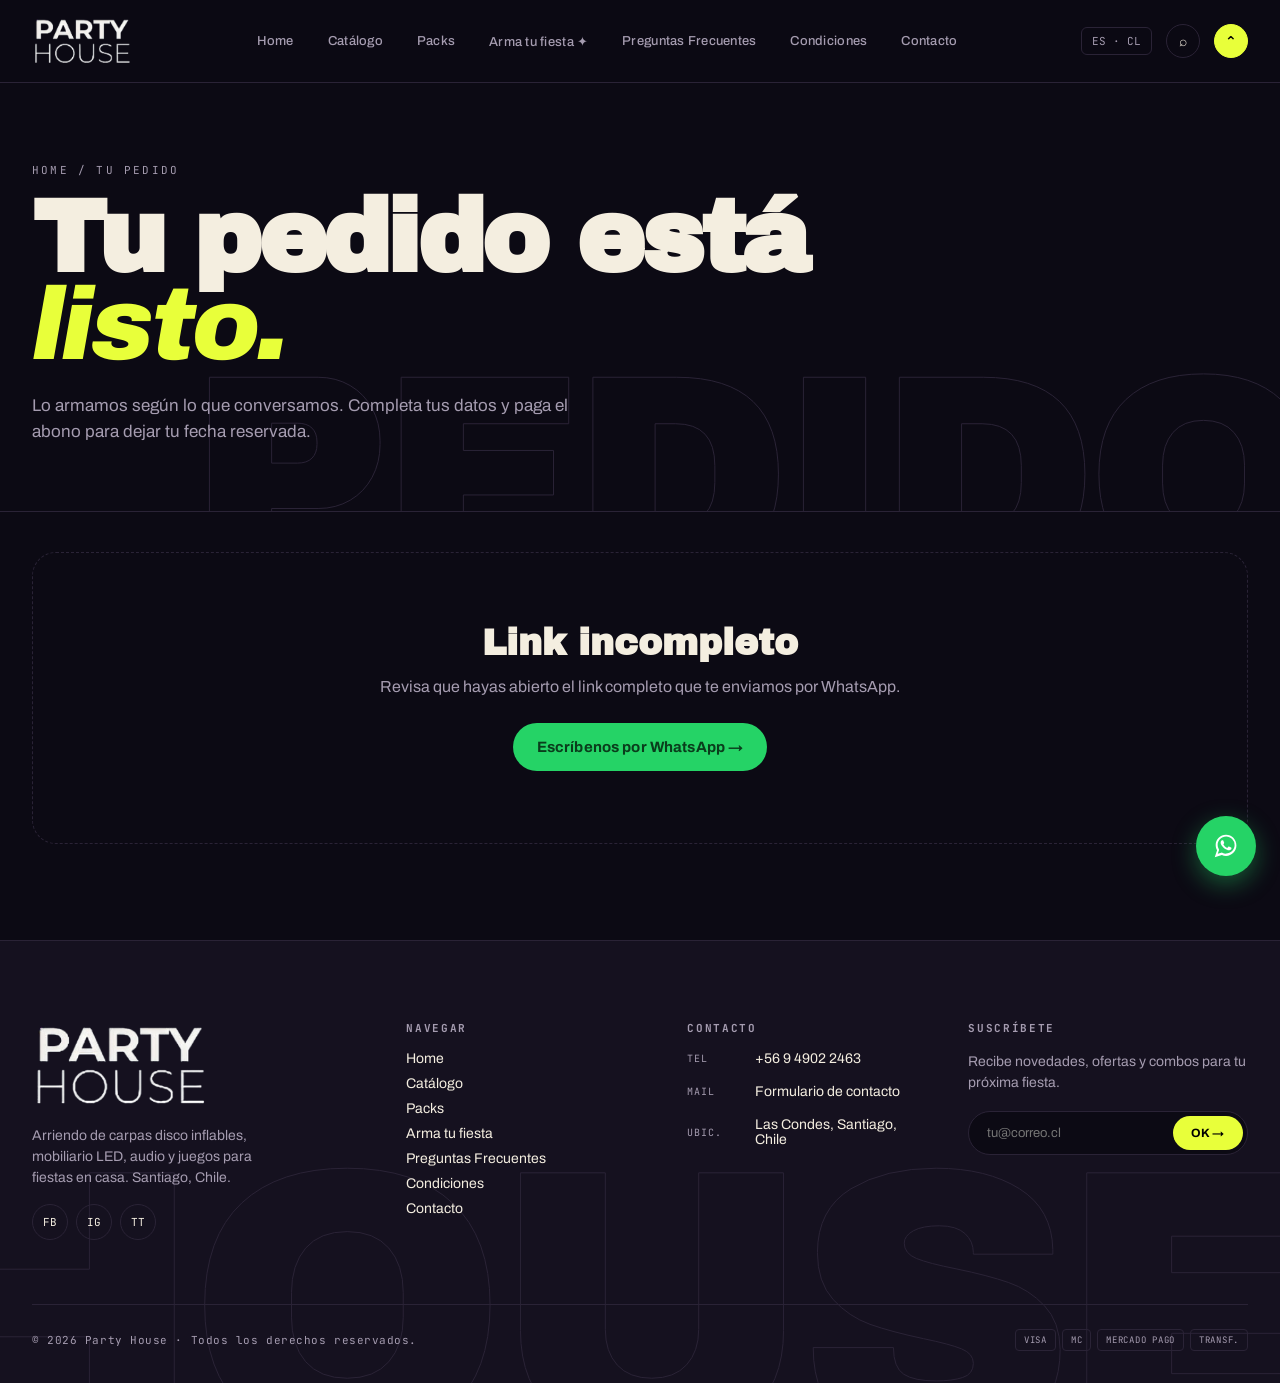
<file: pedido.html>
<!doctype html>
<html lang="es">
<head>
<meta charset="utf-8" />
<meta name="viewport" content="width=device-width,initial-scale=1" />
<meta name="robots" content="noindex" />
<title>Tu pedido — Party House</title>
<link rel="preconnect" href="https://fonts.googleapis.com" />
<link rel="preconnect" href="https://fonts.gstatic.com" crossorigin />
<link href="https://fonts.googleapis.com/css2?family=Archivo+Black&family=Archivo:ital,wght@0,400;0,500;0,700;0,900;1,900&family=JetBrains+Mono:wght@400;500;700&display=swap" rel="stylesheet" />
<link rel="stylesheet" href="assets/site.css" />
<style>
  .checkout{padding:40px 0 96px}
  .co-grid{display:grid;grid-template-columns:1.5fr 1fr;gap:32px;align-items:start}
  @media (max-width:1024px){.co-grid{grid-template-columns:1fr}.summary{position:static!important;order:-1}}
  .co-section{border:1px solid var(--line);border-radius:18px;padding:26px;background:var(--card);margin-bottom:18px}
  .co-section h3{font-family:"Archivo Black";font-size:22px;letter-spacing:-0.01em;margin:0 0 6px;line-height:1;display:flex;align-items:center;gap:12px}
  .co-section h3 .n{font-family:"JetBrains Mono";font-size:13px;color:var(--acid);border:1px solid var(--acid);width:28px;height:28px;border-radius:50%;display:grid;place-items:center}
  .co-hint{font-family:"JetBrains Mono";font-size:11px;color:var(--ink-dim);letter-spacing:0.05em;margin:0 0 20px;padding-left:40px}
  .nota-admin{display:flex;gap:14px;align-items:flex-start;padding:16px 18px;border:1px solid var(--acid);border-radius:14px;background:rgba(232,255,58,0.06);font-size:14px;color:var(--ink);line-height:1.55;margin-bottom:18px;white-space:pre-wrap}
  .nota-admin .ico{font-size:22px;line-height:1}
  .fijo{background:var(--bg-2);border:1px dashed var(--line);border-radius:12px;padding:14px 16px;font-size:15px}
  .btn-mp{background:#009ee3;color:#fff}
  .btn-mp:hover{background:#0089c7}
  .btn-mp:disabled{opacity:.7;cursor:wait;transform:none}
  .btn-wa{background:#25D366!important;color:#0a3d1c!important}
  .mp-secure{font-family:"JetBrains Mono";font-size:10px;color:var(--ink-dim);letter-spacing:0.04em;text-align:center;margin-top:12px;line-height:1.5}
  .summary{position:sticky;top:120px;border:1px solid var(--line);border-radius:20px;padding:28px;background:var(--card)}
  .summary h3{font-family:"Archivo Black";font-size:22px;letter-spacing:-0.01em;margin:0 0 6px;line-height:1}
  .sum-fecha{font-family:"JetBrains Mono";font-size:12px;color:var(--acid);letter-spacing:0.05em;margin:0 0 18px;text-transform:capitalize}
  .sum-items{display:flex;flex-direction:column;gap:12px;padding-bottom:18px;border-bottom:1px dashed var(--line);margin-bottom:18px}
  .sum-item{display:flex;gap:12px;align-items:center;font-size:13px}
  .sum-item-img{width:46px;height:46px;border-radius:8px;overflow:hidden;flex-shrink:0;background:var(--bg-2);display:grid;place-items:center;font-size:20px}
  .sum-item-img img{width:100%;height:100%;object-fit:cover}
  .sum-item-info{flex:1;min-width:0}
  .sum-item-name{font-weight:600;line-height:1.2}
  .sum-item-meta{font-family:"JetBrains Mono";font-size:10px;color:var(--ink-dim);letter-spacing:0.05em;margin-top:2px}
  .sum-item-price{font-family:"Archivo Black";font-size:14px;color:var(--acid);white-space:nowrap}
  .summary-row{display:flex;justify-content:space-between;gap:10px;padding:6px 0;font-size:13px;color:var(--ink-dim)}
  .summary-row strong{color:var(--ink);font-weight:500;text-align:right}
  .summary-total{display:flex;justify-content:space-between;align-items:baseline;margin-top:14px;padding-top:14px;border-top:1px solid var(--line)}
  .summary-total .lbl{font-family:"JetBrains Mono";font-size:11px;color:var(--ink-dim);letter-spacing:0.15em;text-transform:uppercase}
  .summary-total .val{font-family:"Archivo Black";font-size:24px;color:var(--acid);letter-spacing:-0.02em}
  .summary-abono{background:var(--magenta);color:#000;padding:12px 14px;border-radius:12px;margin:14px 0;display:flex;justify-content:space-between;align-items:baseline;gap:10px}
  .summary-abono .lbl{font-family:"JetBrains Mono";font-size:10px;letter-spacing:0.15em;text-transform:uppercase;font-weight:700}
  .summary-abono .val{font-family:"Archivo Black";font-size:18px;letter-spacing:-0.01em}
  .estado-card{padding:72px 24px;text-align:center;border:1px dashed var(--line);border-radius:24px}
  .estado-card h2{font-family:"Archivo Black";font-size:36px;margin:0 0 12px;line-height:1.05}
  .estado-card p{color:var(--ink-dim);max-width:520px;margin:0 auto 24px;line-height:1.55}
</style>
</head>
<body>

<div id="nav-slot"></div>

<section class="page-head">
  <div class="page-head-bg">PEDIDO</div>
  <div class="wrap" style="position:relative;z-index:1">
    <div class="crumb"><a href="index.html">Home</a> / Tu pedido</div>
    <h1>Tu pedido está <span class="ital acid">listo.</span></h1>
    <p class="lead">Lo armamos según lo que conversamos. Completa tus datos y paga el abono para dejar tu fecha reservada.</p>
  </div>
</section>

<section class="checkout">
  <div class="wrap"><div id="pd-root"><div class="estado-card"><p>Cargando tu pedido…</p></div></div></div>
</section>

<div id="footer-slot"></div>
<div id="wa-slot"></div>

<script src="https://uxhbzgkgiefjggxcapdq.supabase.co/functions/v1/pagos/datos.js"></script>
<script>/* respaldo si el servidor no responde */ window.PH_PRODUCTS || document.write('<script src="assets/data.js"><\/script><script src="assets/disponibilidad.js"><\/script><script src="assets/transporte.js"><\/script>');</script>
<script src="assets/partials.js"></script>
<script src="assets/site.js"></script>
<script>
  PH_mountChrome({active:''});

  const token = (new URLSearchParams(location.search).get('c') || '').trim();
  const root = document.getElementById('pd-root');
  const esc = s => String(s == null ? '' : s).replace(/[&<>"']/g, c => ({'&':'&amp;','<':'&lt;','>':'&gt;','"':'&quot;',"'":'&#39;'}[c]));
  const clp = n => PH.formatCLP(n);
  const fechaLarga = f => new Date(f + 'T12:00:00').toLocaleDateString('es-CL', { weekday:'long', day:'numeric', month:'long', year:'numeric' });

  function PH_rut(v){
    const s = String(v || '').toUpperCase().replace(/[^0-9K]/g, '');
    if(s.length < 2 || s.length > 9) return '';
    const cuerpo = s.slice(0, -1), dv = s.slice(-1);
    if(!/^\d+$/.test(cuerpo)) return '';
    let suma = 0, m = 2;
    for(let i = cuerpo.length - 1; i >= 0; i--){ suma += +cuerpo[i] * m; m = m === 7 ? 2 : m + 1; }
    const r = 11 - (suma % 11), esperado = r === 11 ? '0' : r === 10 ? 'K' : String(r);
    return dv === esperado ? cuerpo.replace(/\B(?=(\d{3})+(?!\d))/g, '.') + '-' + dv : '';
  }
  document.addEventListener('focusout', e => {
    if(e.target.name === 'rut' && PH_rut(e.target.value)) e.target.value = PH_rut(e.target.value);
  });

  function estado(titulo, texto, botones){
    root.innerHTML = `<div class="estado-card"><h2>${titulo}</h2><p>${texto}</p>${botones || ''}</div>`;
  }
  const btnWA = (txt, msg) => `<a class="btn btn-wa" href="${PH.waLink(msg)}" target="_blank" rel="noopener">${txt}</a>`;

  async function cargar(){
    if(!/^[A-Za-z0-9]{8,24}$/.test(token)) return estado('Link incompleto', 'Revisa que hayas abierto el link completo que te enviamos por WhatsApp.', btnWA('Escríbenos por WhatsApp →', '¡Hola Party House! No pude abrir el link de mi pedido.'));
    let d;
    try {
      const r = await fetch(PH.PAGOS_URL + '/carrito?c=' + encodeURIComponent(token));
      d = await r.json();
      if(!r.ok) throw d;
    } catch(e){
      return estado('No encontramos tu pedido', 'Puede que el link esté incompleto. Escríbenos y te lo enviamos de nuevo.', btnWA('Escríbenos por WhatsApp →', '¡Hola Party House! No pude abrir el link de mi pedido (' + token + ').'));
    }
    if(d.estado === 'pagado') return estado('¡Este pedido ya está <span class="ital acid">pagado!</span> 🎉', 'Tu reserva ' + esc(d.reserva || '') + ' está confirmada. Te enviamos el detalle por correo.', '<a class="btn btn-primary" href="index.html">Ir al inicio →</a>');
    if(d.estado === 'vencido') return estado('Este link venció', 'Los pedidos armados se mantienen por unos días. Escríbenos y revisamos la disponibilidad para tu fecha.', btnWA('Pedir un link nuevo por WhatsApp →', '¡Hola Party House! Mi link de pedido venció (' + token + '). ¿Me envían uno nuevo?'));
    if(d.estado === 'anulado') return estado('Este pedido ya no está disponible', 'Escríbenos por WhatsApp y lo revisamos contigo.', btnWA('Escríbenos por WhatsApp →', '¡Hola Party House! Tengo una consulta sobre mi pedido (' + token + ').'));
    pintar(d);
  }

  function pintar(d){
    const sub = d.items.reduce((s, i) => s + i.precio * i.qty, 0);
    const pct = d.abono_pct || 50;
    const comunaFija = !!d.comuna;
    const fleteDe = comuna => {
      if(comunaFija || d.flete_fijo) return d.flete;
      if(d.solo_sin_flete) return 0;
      const c = d.comunas.find(x => x.nombre === comuna);
      return c ? c.valor : null;
    };
    const totales = comuna => {
      const flete = fleteDe(comuna);
      const total = Math.max(sub + (flete || 0) - (d.descuento || 0), 0);
      const abono = Math.round(total * pct / 100);
      return { flete, total, abono, saldo: total - abono };
    };
    const c = d.cliente || {};
    const t = totales(d.comuna || '');
    const items = d.items.map(i => `
      <div class="sum-item">
        <div class="sum-item-img">${i.img ? `<img src="${esc(i.img)}" alt="" loading="lazy">` : '🎉'}</div>
        <div class="sum-item-info"><div class="sum-item-name">${esc(i.nombre)}</div><div class="sum-item-meta">${i.tamano ? esc(i.tamano) + ' · ' : ''}x${i.qty}</div></div>
        <div class="sum-item-price">${clp(i.precio * i.qty)}</div>
      </div>`).join('');
    const comunaCampo = comunaFija
      ? `<div class="fijo">${esc(d.comuna)}</div><input type="hidden" name="comuna" value="${esc(d.comuna)}">`
      : `<select name="comuna" required><option value="">Selecciona...</option>${d.comunas.map(x => `<option value="${esc(x.nombre)}">${esc(x.nombre)}${d.flete_fijo || d.solo_sin_flete ? '' : ' · flete ' + clp(x.valor)}</option>`).join('')}<option value="__otra">Otra comuna</option></select><span class="err-msg">Selecciona la comuna</span>`;

    root.innerHTML = `
      <div class="co-grid">
        <form id="pd-form" novalidate>
          ${d.mensaje ? `<div class="nota-admin"><span class="ico">💬</span><div>${esc(d.mensaje)}</div></div>` : ''}
          <div class="co-section">
            <h3><span class="n">1</span> Tus datos</h3>
            <p class="co-hint">// Para la boleta, la confirmación y coordinar la instalación</p>
            <div class="form-row">
              <div class="form-field"><label>Nombre completo</label><input type="text" name="name" required minlength="2" value="${esc(c.nombre)}" placeholder="Tu nombre" /><span class="err-msg">Ingresa tu nombre</span></div>
              <div class="form-field"><label>Teléfono</label><input type="tel" name="phone" required value="${esc(c.telefono)}" placeholder="+56 9 ..." /><span class="err-msg">Teléfono inválido</span></div>
            </div>
            <div class="form-row">
              <div class="form-field"><label>Email</label><input type="email" name="email" required value="${esc(c.email)}" placeholder="tu@email.com" /><span class="err-msg">Email inválido</span></div>
              <div class="form-field"><label>RUT (opcional)</label><input type="text" name="rut" maxlength="12" placeholder="12.345.678-9" /><span class="err-msg">RUT inválido</span></div>
            </div>
          </div>
          <div class="co-section">
            <h3><span class="n">2</span> Lugar del evento</h3>
            <p class="co-hint">// ${esc(fechaLarga(d.fecha))}</p>
            <div class="form-row">
              <div class="form-field"><label>Dirección del evento</label><input type="text" name="direccion" required minlength="5" autocomplete="street-address" value="${esc(c.direccion)}" placeholder="Calle, número, casa o depto" /><span class="err-msg">Ingresa la dirección donde instalamos</span></div>
              <div class="form-field"><label>Comuna</label>${comunaCampo}</div>
            </div>
            <div class="form-field"><label>Horario de instalación (opcional)</label><input type="text" name="horario" value="${esc(c.horario)}" placeholder="Ej: 15:00" /></div>
            <div class="form-field"><label>Comentarios (opcional)</label><textarea name="notes" placeholder="Accesos, estacionamiento, condominio, alguna instrucción..."></textarea></div>
          </div>
          <button type="submit" class="btn btn-mp btn-block" id="pd-pagar" style="padding:18px;font-size:16px"><span>Pagar abono <span data-v="abono">${clp(t.abono)}</span> con Mercado Pago →</span></button>
          <div class="mp-secure">🔒 Pago seguro procesado por Mercado Pago. No guardamos los datos de tu tarjeta.<br>El saldo (<span data-v="saldo">${clp(t.saldo)}</span>) se paga el día del evento, antes de la instalación.</div>
          <a class="btn btn-ghost btn-block" id="pd-wa" style="margin-top:12px" target="_blank" rel="noopener">¿Dudas? Escríbenos por WhatsApp</a>
        </form>

        <aside class="summary">
          <h3>Tu pedido</h3>
          <p class="sum-fecha">📅 ${esc(fechaLarga(d.fecha))}</p>
          <div class="sum-items">${items}</div>
          <div class="summary-row"><span>Productos</span><strong>${clp(sub)}</strong></div>
          <div class="summary-row"><span>Flete y montaje${comunaFija ? ' (' + esc(d.comuna) + ')' : ''}</span><strong data-v="flete"></strong></div>
          ${d.descuento ? `<div class="summary-row"><span>Descuento</span><strong>-${clp(d.descuento)}</strong></div>` : ''}
          <div class="summary-total"><div class="lbl">// TOTAL</div><div class="val" data-v="total">${clp(t.total)}</div></div>
          <div class="summary-abono"><div class="lbl">Abono para reservar (${pct}%)</div><div class="val" data-v="abono">${clp(t.abono)}</div></div>
          <div style="margin-top:12px;padding:10px 12px;border:1px dashed var(--line);border-radius:10px;font-size:12px;line-height:1.45;color:var(--ink-dim)">🛡️ <strong style="color:var(--ink)">Garantía reembolsable de ${clp(d.garantia_monto || 100000)}</strong>: no se paga ahora. Te la pedimos por correo una semana antes del evento y te la devolvemos tras el retiro.</div>
        </aside>
      </div>`;

    const form = document.getElementById('pd-form');
    const get = n => (form.querySelector('[name="' + n + '"]').value || '').trim();
    const set = (k, v) => root.querySelectorAll('[data-v="' + k + '"]').forEach(el => el.textContent = v);
    const btn = document.getElementById('pd-pagar');
    const actualizar = () => {
      const comuna = get('comuna');
      const r = totales(comuna);
      set('flete', r.flete === null ? (comuna === '__otra' ? 'Por cotizar' : 'Elige tu comuna') : r.flete === 0 ? 'Incluido' : clp(r.flete));
      set('total', clp(r.total) + (r.flete === null ? ' + flete' : ''));
      set('abono', clp(r.abono)); set('saldo', clp(r.saldo));
      btn.disabled = comuna === '__otra';
      document.getElementById('pd-wa').href = PH.waLink('¡Hola Party House! Tengo una consulta sobre mi pedido para el ' + fechaLarga(d.fecha) + ' (' + token + ')' + (comuna === '__otra' ? '. Mi comuna no está en la lista.' : '.'));
    };
    if(!comunaFija) form.querySelector('[name=comuna]').addEventListener('change', actualizar);
    actualizar();

    // Sin pago online activo: se ofrece WhatsApp
    PH.pagoOnlineActivo().then(on => {
      if(on) return;
      btn.style.display = 'none';
      root.querySelector('.mp-secure').style.display = 'none';
      const wa = document.getElementById('pd-wa');
      wa.className = 'btn btn-wa btn-block'; wa.textContent = 'Confirmar mi pedido por WhatsApp →';
    });

    form.addEventListener('submit', async e => {
      e.preventDefault();
      if(!validar(form)){ PH.toast('Revisa los campos marcados', 'error'); return; }
      const label = btn.innerHTML;
      btn.disabled = true; btn.innerHTML = 'Conectando con Mercado Pago…';
      try {
        const r = await fetch(PH.PAGOS_URL + '/crear', {
          method: 'POST', headers: { 'Content-Type': 'application/json' },
          body: JSON.stringify({ carrito: token, cliente: { name: get('name'), phone: get('phone'), email: get('email'), comuna: get('comuna'), direccion: get('direccion'), horario: get('horario'), rut: PH_rut(get('rut')), notes: get('notes') } })
        });
        const data = await r.json().catch(() => ({}));
        if(!r.ok || !data.init_point) throw data;
        try { localStorage.setItem('ph_pago', JSON.stringify({ codigo: data.codigo, nombre: get('name'), t: Date.now() })); } catch(_){}
        PH.track('pago_mp_iniciado', { total: data.total, origen: 'carrito' });
        location.href = data.init_point;
      } catch(err){
        btn.disabled = false; btn.innerHTML = label;
        const x = err || {};
        const msgs = {
          no_disponible: (x.nombre || 'Un producto') + ' ya no está disponible para esa fecha. Escríbenos por WhatsApp.',
          carrito_pagado: 'Este pedido ya fue pagado.', carrito_vencido: 'Este link venció. Escríbenos y te enviamos uno nuevo.',
          carrito_anulado: 'Este pedido ya no está disponible.', pagos_no_configurados: 'El pago online no está activo. Escríbenos por WhatsApp 🙌',
          datos_cliente_invalidos: 'Revisa tus datos de contacto.', falta_direccion: 'Ingresa la dirección del evento.',
          rut_invalido: 'Revisa el RUT (o déjalo en blanco).', comuna_sin_tarifa: 'Para esa comuna te cotizamos el flete por WhatsApp 🙌'
        };
        PH.toast(msgs[x.error] || 'No pudimos conectar con Mercado Pago. Intenta de nuevo o escríbenos por WhatsApp.', 'error');
        if(/^carrito_/.test(x.error || '')) setTimeout(cargar, 1500);
      }
    });
  }

  function validar(form){
    let ok = true;
    form.querySelectorAll('.form-field').forEach(w => {
      w.classList.remove('error');
      const f = w.querySelector('input:not([type=hidden]), textarea, select');
      if(!f) return;
      const v = (f.value || '').trim();
      const mal = (f.name === 'name' && v.length < 2) || (f.name === 'phone' && !/^[\d\s+()-]{7,}$/.test(v)) ||
        (f.name === 'email' && !/^[^\s@]+@[^\s@]+\.[^\s@]+$/.test(v)) || (f.name === 'comuna' && (!v || v === '__otra')) ||
        (f.name === 'direccion' && v.length < 5) || (f.name === 'rut' && v && !PH_rut(v));
      if(mal){ w.classList.add('error'); ok = false; }
    });
    return ok;
  }

  cargar();
</script>
</body>
</html>
</file>
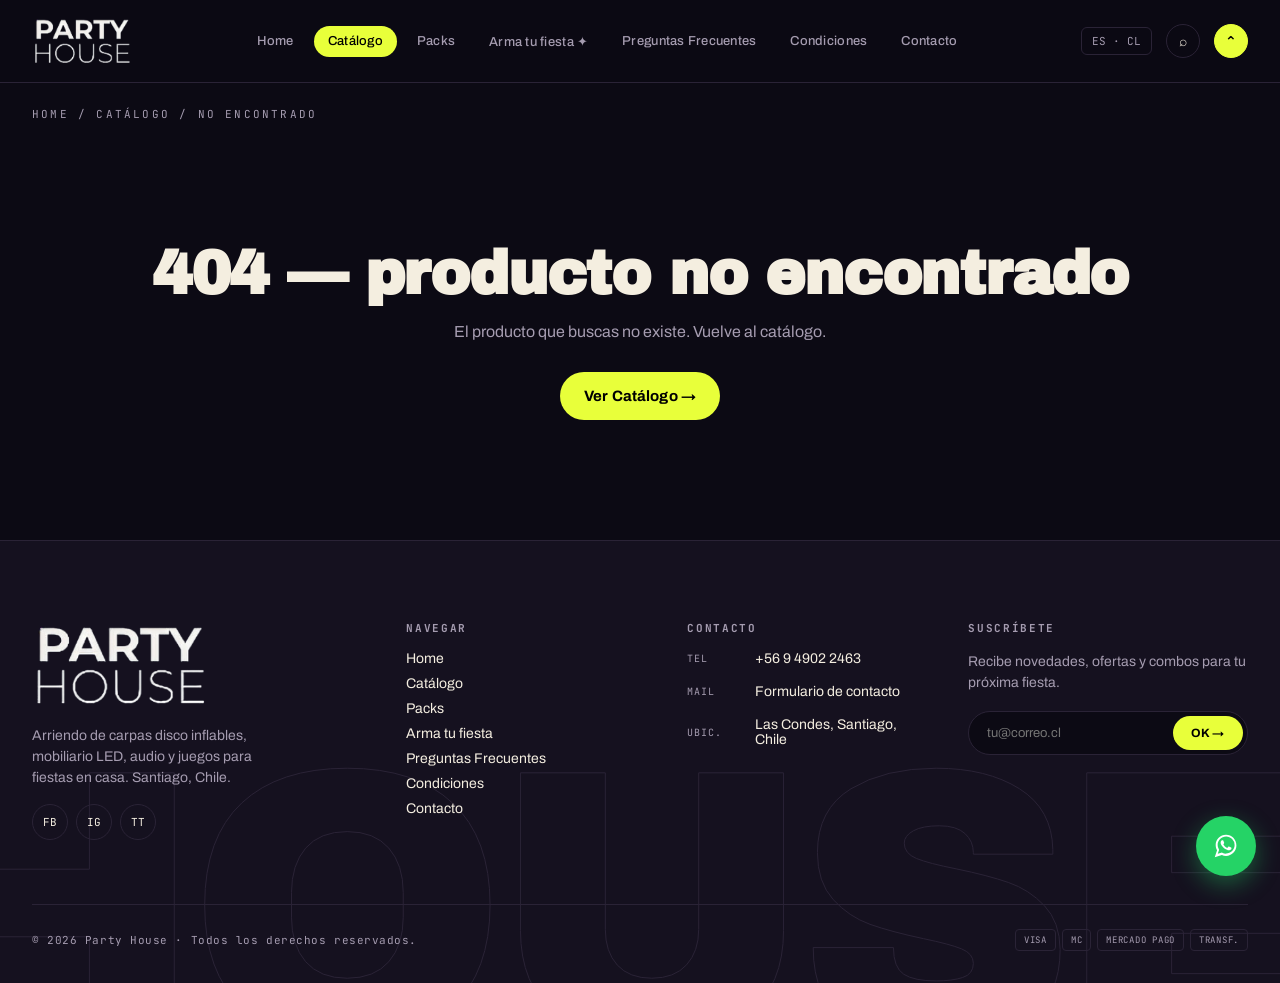
<file: producto.html>
<!doctype html>
<html lang="es">
<head>
<meta charset="utf-8" />
<meta name="viewport" content="width=device-width,initial-scale=1" />
<title>Producto — Party House</title>
<link rel="preconnect" href="https://fonts.googleapis.com" />
<link rel="preconnect" href="https://fonts.gstatic.com" crossorigin />
<link href="https://fonts.googleapis.com/css2?family=Archivo+Black&family=Archivo:ital,wght@0,400;0,500;0,700;0,900;1,900&family=JetBrains+Mono:wght@400;500;700&display=swap" rel="stylesheet" />
<link rel="stylesheet" href="assets/site.css" />
<style>
  .pd{display:grid;grid-template-columns:1.1fr 1fr;gap:48px;padding:48px 0 96px}
  @media (max-width:1024px){.pd{grid-template-columns:minmax(0,1fr);gap:32px}}

  .pd-gallery{display:flex;flex-direction:column;gap:12px}
  .pd-main{aspect-ratio:5/4;border-radius:24px;overflow:hidden;border:1px solid var(--line);position:relative}
  .pd-thumbs{display:grid;grid-template-columns:repeat(4,1fr);gap:10px}
  .pd-thumb{aspect-ratio:1;border-radius:12px;overflow:hidden;border:1px solid var(--line);cursor:pointer;transition:border-color .15s}
  .pd-thumb.active{border-color:var(--acid)}
  .pd-thumb:hover{border-color:var(--ink)}

  .pd-info .cat{font-family:"JetBrains Mono";font-size:11px;color:var(--ink-dim);letter-spacing:0.2em;text-transform:uppercase}
  .pd-info h1{font-family:"Archivo Black";font-size:clamp(40px,5vw,72px);line-height:0.9;letter-spacing:-0.03em;margin:14px 0 8px}
  .pd-size{font-family:"JetBrains Mono";font-size:12px;color:var(--ink-dim);letter-spacing:0.1em;text-transform:uppercase;display:flex;gap:18px;flex-wrap:wrap;margin-bottom:18px}
  .pd-size span{display:inline-flex;align-items:center;gap:8px}
  .pd-size span::before{content:"";width:6px;height:6px;background:var(--acid);border-radius:50%}
  .pd-price{display:flex;align-items:baseline;gap:8px 14px;margin:18px 0;flex-wrap:wrap}
  .pd-price .now{font-family:"Archivo Black";font-size:48px;color:var(--acid);line-height:1;letter-spacing:-0.02em}
  .pd-price .was{font-family:"JetBrains Mono";font-size:15px;color:var(--ink-dim);text-decoration:line-through}
  .pd-price .save{background:var(--magenta);color:#000;font-family:"JetBrains Mono";font-size:10px;font-weight:700;padding:4px 8px;border-radius:4px;letter-spacing:0.08em;text-transform:uppercase}
  .pd-desc{color:var(--ink-dim);font-size:15px;line-height:1.6;margin:18px 0;max-width:54ch}
  .pd-incl{border:1px solid var(--line);border-radius:18px;padding:20px 22px;background:var(--card);margin:24px 0}
  .pd-incl h4{font-family:"JetBrains Mono";font-size:11px;color:var(--ink-dim);letter-spacing:0.15em;text-transform:uppercase;margin:0 0 14px}
  .pd-incl ul{list-style:none;padding:0;margin:0;display:grid;grid-template-columns:1fr 1fr;gap:8px 18px}
  .pd-incl li{font-size:14px;display:flex;align-items:center;gap:8px}
  .pd-incl li::before{content:"✓";color:var(--acid);font-weight:700}
  @media (max-width:540px){.pd-incl ul{grid-template-columns:1fr}}

  /* Reserve box */
  .pd-reserve{border:1px solid var(--line);border-radius:18px;padding:22px;background:var(--bg-2);margin-top:24px}
  .pd-reserve h4{font-family:"Archivo Black";font-size:18px;margin:0 0 6px;letter-spacing:-0.01em}
  .pd-reserve .hint{font-family:"JetBrains Mono";font-size:11px;color:var(--ink-dim);letter-spacing:0.1em;text-transform:uppercase;margin-bottom:14px}
  .selected-date{padding:12px 14px;background:var(--bg);border:1px solid var(--line);border-radius:10px;font-family:"JetBrains Mono";font-size:13px;display:flex;justify-content:space-between;align-items:center;margin-bottom:16px;min-height:46px}
  .selected-date.empty{color:var(--ink-dim)}
  .selected-date .clear{background:transparent;border:0;color:var(--ink-dim);cursor:pointer;font-size:16px;padding:0 4px}
  .selected-date .clear:hover{color:var(--danger)}
  .pd-reserve .cta-row{display:flex;gap:10px;margin-top:10px;flex-wrap:wrap}
  .pd-reserve .cta-row .btn{flex:1;min-width:180px}

  /* Calendar */
  .cal{background:var(--bg);border:1px solid var(--line);border-radius:12px;padding:14px;margin-bottom:8px}
  .cal-head{display:flex;justify-content:space-between;align-items:center;margin-bottom:12px}
  .cal-month{font-family:"Archivo Black";font-size:15px;letter-spacing:-0.01em;text-transform:capitalize}
  .cal-nav{display:flex;gap:4px}
  .cal-nav button{width:28px;height:28px;border-radius:50%;border:1px solid var(--line);background:transparent;color:var(--ink);cursor:pointer;display:grid;place-items:center;font-family:inherit;font-size:14px}
  .cal-nav button:hover{border-color:var(--acid);color:var(--acid)}
  .cal-nav button:disabled{opacity:0.3;cursor:not-allowed}
  .cal-grid{display:grid;grid-template-columns:repeat(7,1fr);gap:4px}
  .cal-dow{font-family:"JetBrains Mono";font-size:10px;color:var(--ink-dim);text-align:center;padding:6px 0;letter-spacing:0.08em;text-transform:uppercase}
  .cal-day{aspect-ratio:1;display:grid;place-items:center;font-family:"JetBrains Mono";font-size:12px;border-radius:8px;cursor:pointer;color:var(--ink);transition:all .12s;background:transparent;border:1px solid transparent}
  .cal-day:hover:not(.disabled){background:var(--card);border-color:var(--line)}
  .cal-day.disabled{color:var(--line);cursor:not-allowed;text-decoration:line-through}
  .cal-day.other{color:transparent;pointer-events:none}
  .cal-day.today{border-color:var(--magenta)}
  .cal-day.selected{background:var(--acid);color:#000;font-weight:700;border-color:var(--acid)}
  .cal-legend{display:flex;gap:14px;font-family:"JetBrains Mono";font-size:10px;color:var(--ink-dim);margin-top:10px;letter-spacing:0.08em;text-transform:uppercase}
  .cal-legend span{display:inline-flex;align-items:center;gap:6px}
  .cal-legend .dot{width:10px;height:10px;border-radius:3px}
  .cal-legend .dot.today{background:transparent;border:1px solid var(--magenta)}
  .cal-legend .dot.sel{background:var(--acid)}
  .cal-legend .dot.dis{background:var(--line)}

  .pd-related{padding:48px 0 96px;border-top:1px solid var(--line)}
  .pd-related-head{margin-bottom:32px;display:flex;justify-content:space-between;align-items:baseline;gap:16px;flex-wrap:wrap}
  .pd-related h2{font-family:"Archivo Black";font-size:clamp(28px,3.6vw,48px);letter-spacing:-0.02em;margin:0;line-height:0.95}
  .pd-related-grid{display:grid;grid-template-columns:repeat(4,1fr);gap:20px}
  @media (max-width:1024px){.pd-related-grid{grid-template-columns:repeat(2,1fr)}}
  @media (max-width:540px){.pd-related-grid{grid-template-columns:1fr}}

  .pd-notfound{padding:120px 0;text-align:center}
  .pd-notfound h2{font-family:"Archivo Black";font-size:60px;letter-spacing:-0.02em;margin:0}
</style>
</head>
<body>

<div id="nav-slot"></div>

<section style="padding:24px 0 0">
  <div class="wrap">
    <div class="crumb" style="font-family:'JetBrains Mono';font-size:11px;color:var(--ink-dim);letter-spacing:0.2em;text-transform:uppercase">
      <a href="index.html">Home</a> / <a href="catalogo.html">Catálogo</a> / <span id="crumb-name">Producto</span>
    </div>
  </div>
</section>

<div id="pd-root"></div>

<div id="footer-slot"></div>
<div id="wa-slot"></div>

<script src="https://uxhbzgkgiefjggxcapdq.supabase.co/functions/v1/pagos/datos.js"></script>
<script>/* respaldo si el servidor no responde */ window.PH_PRODUCTS || document.write('<script src="assets/data.js"><\/script><script src="assets/disponibilidad.js"><\/script><script src="assets/transporte.js"><\/script>');</script>
<script src="assets/partials.js"></script>
<script src="assets/site.js"></script>
<script>
  PH_mountChrome({active:'catalogo'});

  const params = new URLSearchParams(location.search);
  const id = params.get('id');
  const p = PH.getProduct(id);
  const root = document.getElementById('pd-root');

  if(!p){
    document.getElementById('crumb-name').textContent = 'No encontrado';
    root.innerHTML = `
      <div class="wrap pd-notfound">
        <h2>404 — producto no encontrado</h2>
        <p style="color:var(--ink-dim);margin:16px 0 32px">El producto que buscas no existe. Vuelve al catálogo.</p>
        <a class="btn btn-primary" href="catalogo.html">Ver Catálogo →</a>
      </div>`;
  } else {
    document.title = p.name + ' — Party House';
    document.getElementById('crumb-name').textContent = p.name;

    const saveAmount = p.priceWas ? Math.round((1 - p.price/p.priceWas)*100) : 0;
    const priceWas = p.priceWas
      ? `<span class="was">${PH.formatCLP(p.priceWas)}</span><span class="save">−${saveAmount}%</span>`
      : '';

    const imgs = (p.images && p.images.length) ? p.images : (p.img ? [p.img] : []);
    const thumbs = imgs.map((src,i) =>
      `<div class="pd-thumb ${i===0?'active':''}" data-src="${src}">${PH.photo(p,{src:src})}</div>`
    ).join('');
    const thumbsHtml = imgs.length > 1 ? `<div class="pd-thumbs">${thumbs}</div>` : '';

    root.innerHTML = `
      <div class="wrap">
        <div class="pd">
          <div class="pd-gallery">
            <div class="pd-main" id="pd-main">${PH.photo(p)}</div>
            ${thumbsHtml}
          </div>

          <div class="pd-info">
            <div class="cat">${p.categoryName}</div>
            <h1>${p.name}</h1>
            <div class="pd-size">
              <span>${p.size}</span>
              <span>${p.capacity}</span>
            </div>

            <div class="pd-price">
              <span class="now">${PH.formatCLP(p.price)}</span>
              ${priceWas}
            </div>

            <div class="pd-desc">${p.long || p.short}</div>

            <div class="pd-incl">
              <h4>// Qué incluye el arriendo</h4>
              <ul>${(p.includes||[]).map(i => `<li>${i}</li>`).join('')}</ul>
            </div>

            <div class="pd-reserve">
              <h4>Elige fecha del evento</h4>
              <div class="hint">// Reserva con 50% de abono. Te confirmamos en máx. 24h.</div>

              <div class="selected-date empty" id="selected-date">
                <span id="selected-date-text">— Sin fecha seleccionada —</span>
                <button class="clear" id="clear-date" style="display:none">✕</button>
              </div>

              <div class="cal" id="cal"></div>
              <div class="cal-legend">
                <span><span class="dot today"></span>Hoy</span>
                <span><span class="dot sel"></span>Seleccionado</span>
                <span><span class="dot dis"></span>No disponible</span>
              </div>

              <div class="cta-row">
                <button class="btn btn-primary" id="btn-reserve">Reservar →</button>
                <a class="btn btn-ghost" href="${PH.waLink('¡Hola! Quiero info sobre el arriendo de ' + p.name + ' (' + p.size + ')')}" target="_blank" rel="noopener">WhatsApp →</a>
              </div>
            </div>
          </div>
        </div>
      </div>

      <div class="pd-related">
        <div class="wrap">
          <div class="pd-related-head">
            <div>
              <div class="cat" style="font-family:'JetBrains Mono';font-size:11px;color:var(--ink-dim);letter-spacing:0.2em;text-transform:uppercase">[ Tal vez también te interese ]</div>
              <h2 style="margin-top:8px">Combínalo con<span class="acid"> ·</span></h2>
            </div>
            <a class="btn btn-ghost btn-sm" href="catalogo.html">Ver todo →</a>
          </div>
          <div class="pd-related-grid" id="related"></div>
        </div>
      </div>
    `;

    // Thumbnails swap the main photo
    root.querySelectorAll('.pd-thumb').forEach(th => {
      th.addEventListener('click', () => {
        root.querySelectorAll('.pd-thumb').forEach(t => t.classList.remove('active'));
        th.classList.add('active');
        document.getElementById('pd-main').innerHTML = PH.photo(p, { src: th.dataset.src });
      });
    });

    // Foto principal → galería a pantalla completa con zoom y swipe (PhotoSwipe)
    if(imgs.length){
      const main = document.getElementById('pd-main');
      main.style.cursor = 'zoom-in';
      main.title = 'Ver fotos en grande';
      main.addEventListener('click', () => {
        const active = root.querySelector('.pd-thumb.active');
        PH.openGallery(imgs, active ? imgs.indexOf(active.dataset.src) : 0);
      });
    }

    // Datos estructurados para Google (precio y disponibilidad en resultados de búsqueda)
    const ld = document.createElement('script');
    ld.type = 'application/ld+json';
    ld.textContent = JSON.stringify({
      '@context': 'https://schema.org',
      '@type': 'Product',
      name: p.name + (p.size ? ' (' + p.size + ')' : ''),
      description: p.short || p.long,
      image: imgs,
      category: p.categoryName,
      brand: { '@type': 'Brand', name: 'Party House' },
      offers: {
        '@type': 'Offer',
        price: p.price,
        priceCurrency: 'CLP',
        availability: 'https://schema.org/InStock',
        url: 'https://partyhouse.cl/producto.html?id=' + p.id,
        areaServed: 'Región Metropolitana, Chile'
      }
    });
    document.head.appendChild(ld);

    // Related: prefer same category, fill with others
    const sameCat = PH_PRODUCTS.filter(x => x.id !== p.id && x.category === p.category).sort(()=>Math.random()-0.5);
    const otherCat = PH_PRODUCTS.filter(x => x.id !== p.id && x.category !== p.category).sort(()=>Math.random()-0.5);
    const related = sameCat.concat(otherCat).slice(0,4);
    document.getElementById('related').innerHTML = related.map(r => `
      <article class="product-card">
        <a class="product-img" href="producto.html?id=${r.id}" style="display:block">
          ${PH.photo(r,{label:r.name})}
        </a>
        <div class="product-body">
          <div class="product-cat">${r.categoryName}</div>
          <h3 class="product-title">${r.name}</h3>
          <div class="product-size">${r.size}</div>
          <div class="product-price"><span class="now">${PH.formatCLP(r.price)}</span></div>
        </div>
      </article>`).join('');

    // ============ Calendar ============
    const win = PH.bookingWindow();
    const today = win.today, MAX = win.max;
    let view = new Date(today.getFullYear(), today.getMonth(), 1);
    let selected = null;
    const MESES = ['Enero','Febrero','Marzo','Abril','Mayo','Junio','Julio','Agosto','Septiembre','Octubre','Noviembre','Diciembre'];
    const DOW = ['L','M','M','J','V','S','D'];

    // Disponibilidad real: assets/disponibilidad.js
    function isUnavailable(d){
      return !PH.isAvailable(p.id, PH.toISODate(d));
    }

    function renderCal(){
      const y = view.getFullYear(), m = view.getMonth();
      const first = new Date(y,m,1);
      const last = new Date(y,m+1,0);
      const startOffset = (first.getDay() + 6) % 7; // Mon = 0
      const totalDays = last.getDate();

      let cells = '';
      DOW.forEach(d => { cells += `<div class="cal-dow">${d}</div>`; });
      for(let i=0;i<startOffset;i++){ cells += '<div class="cal-day other"></div>'; }
      for(let day=1; day<=totalDays; day++){
        const d = new Date(y,m,day);
        const dis = isUnavailable(d);
        const isToday = d.getTime() === today.getTime();
        const isSel = selected && d.getTime() === selected.getTime();
        cells += `<div class="cal-day ${dis?'disabled':''} ${isToday?'today':''} ${isSel?'selected':''}" data-d="${y}-${m}-${day}">${day}</div>`;
      }

      document.getElementById('cal').innerHTML = `
        <div class="cal-head">
          <div class="cal-month">${MESES[m]} ${y}</div>
          <div class="cal-nav">
            <button id="prev" ${y===today.getFullYear()&&m<=today.getMonth()?'disabled':''}>‹</button>
            <button id="next" ${(y===MAX.getFullYear()&&m>=MAX.getMonth())?'disabled':''}>›</button>
          </div>
        </div>
        <div class="cal-grid">${cells}</div>
      `;
      document.getElementById('prev').onclick = () => { view = new Date(y, m-1, 1); renderCal(); };
      document.getElementById('next').onclick = () => { view = new Date(y, m+1, 1); renderCal(); };
      document.querySelectorAll('.cal-day[data-d]').forEach(c => {
        if(c.classList.contains('disabled')) return;
        c.addEventListener('click', () => {
          const [yy,mm,dd] = c.dataset.d.split('-').map(Number);
          selected = new Date(yy,mm,dd);
          updateSelectedLabel();
          renderCal();
        });
      });
    }

    function updateSelectedLabel(){
      const lbl = document.getElementById('selected-date');
      const txt = document.getElementById('selected-date-text');
      const clear = document.getElementById('clear-date');
      if(selected){
        lbl.classList.remove('empty');
        const fmt = selected.toLocaleDateString('es-CL',{weekday:'long',day:'numeric',month:'long',year:'numeric'});
        txt.textContent = '📅  ' + fmt.charAt(0).toUpperCase() + fmt.slice(1);
        clear.style.display = '';
      } else {
        lbl.classList.add('empty');
        txt.textContent = '— Sin fecha seleccionada —';
        clear.style.display = 'none';
      }
    }

    document.getElementById('clear-date').addEventListener('click', () => {
      selected = null;
      updateSelectedLabel();
      renderCal();
    });

    document.getElementById('btn-reserve').addEventListener('click', () => {
      if(!selected){
        PH.toast('Elige una fecha primero', 'error');
        return;
      }
      PH.addToCart(p.id, { date: PH.toISODate(selected) });
    });

    renderCal();
    updateSelectedLabel();
    // Fechas pagadas online llegan después: si la fecha elegida quedó tomada, se limpia.
    window.addEventListener('ph:dispo', () => {
      if(selected && isUnavailable(selected)){ selected = null; updateSelectedLabel(); }
      renderCal();
    });
  }
</script>
</body>
</html>
</file>
<file: assets/site.css>
/* ============ PARTY HOUSE — Shared styles ============ */
:root{
  --bg:#0c0a14;
  --bg-2:#15111f;
  --ink:#f4eee0;
  --ink-dim:#a59cb0;
  --line:#2a2336;
  --acid:#e8ff3a;
  --magenta:#ff3da6;
  --cyan:#36e6d4;
  --orange:#ff7a2a;
  --card:#171225;
  --danger:#ff5454;
  --success:#3affb2;
}
*{box-sizing:border-box}
html,body{margin:0;padding:0;background:var(--bg);color:var(--ink);font-family:"Archivo",system-ui,sans-serif;-webkit-font-smoothing:antialiased}
body{overflow-x:hidden}
a{color:inherit;text-decoration:none}
::selection{background:var(--acid);color:#000}
img{max-width:100%;display:block}

.mono{font-family:"JetBrains Mono",ui-monospace,monospace;font-feature-settings:"ss01"}
.display{font-family:"Archivo Black","Archivo",sans-serif;letter-spacing:-0.02em;line-height:0.85}
.wrap{max-width:1400px;margin:0 auto;padding:0 32px}
.acid{color:var(--acid)}
.ital{font-style:italic;font-family:"Archivo";font-weight:900}

/* ============ NAV ============ */
.nav{position:sticky;top:0;z-index:50;background:rgba(12,10,20,0.78);backdrop-filter:blur(14px);border-bottom:1px solid var(--line)}
.nav-inner{display:flex;align-items:center;justify-content:space-between;padding:16px 32px;gap:24px;max-width:1400px;margin:0 auto}
.logo{display:flex;align-items:center;gap:10px;font-family:"Archivo Black";letter-spacing:-0.03em;font-size:22px;color:var(--ink)}
.logo .dot{width:14px;height:14px;border-radius:50%;background:var(--acid);box-shadow:0 0 0 4px rgba(232,255,58,0.18)}
.logo-img{height:50px;width:auto;display:block}
@media (max-width:640px){.logo-img{height:41px}}
.nav-links{display:flex;gap:6px;font-size:13px;font-weight:500;letter-spacing:0.02em}
.nav-links a{padding:8px 14px;border-radius:999px;color:var(--ink-dim);transition:all .15s}
.nav-links a:hover{color:var(--ink);background:var(--bg-2)}
.nav-links a.active{color:#000;background:var(--acid)}
.nav-right{display:flex;align-items:center;gap:14px;font-size:13px}
.nav-right .icon{width:34px;height:34px;border-radius:50%;border:1px solid var(--line);display:grid;place-items:center;cursor:pointer;transition:all .15s;background:transparent;color:var(--ink);font-family:inherit;font-size:14px;position:relative}
.nav-right .icon:hover{border-color:var(--acid);color:var(--acid)}
.lang{font-family:"JetBrains Mono";font-size:11px;color:var(--ink-dim);padding:6px 10px;border:1px solid var(--line);border-radius:6px}
.cart-btn{background:var(--acid)!important;color:#000!important;border-color:var(--acid)!important;font-weight:700}
.cart-btn:hover{background:var(--ink)!important;border-color:var(--ink)!important;color:#000!important}
.cart-count{position:absolute;top:-6px;right:-6px;background:var(--magenta);color:#000;font-family:"JetBrains Mono";font-size:10px;font-weight:700;min-width:18px;height:18px;border-radius:9px;padding:0 5px;display:grid;place-items:center;border:2px solid var(--bg)}
.cart-count.empty{display:none}

/* Search overlay */
.search-overlay{position:fixed;inset:0;background:rgba(12,10,20,0.92);backdrop-filter:blur(20px);z-index:200;display:none;align-items:flex-start;justify-content:center;padding-top:120px}
.search-overlay.open{display:flex}
.search-box{width:min(720px,90vw)}
.search-box input{width:100%;background:transparent;border:0;border-bottom:2px solid var(--line);color:var(--ink);font-family:"Archivo Black";font-size:48px;padding:16px 0;outline:0;letter-spacing:-0.02em}
.search-box input::placeholder{color:var(--ink-dim)}
.search-box input:focus{border-bottom-color:var(--acid)}
.search-hint{font-family:"JetBrains Mono";font-size:11px;color:var(--ink-dim);margin-top:14px;letter-spacing:0.1em;text-transform:uppercase}
.search-results{margin-top:24px;display:flex;flex-direction:column;gap:6px;max-height:50vh;overflow-y:auto}
.search-result{padding:14px 18px;border:1px solid var(--line);border-radius:12px;display:flex;justify-content:space-between;align-items:center;cursor:pointer;transition:all .15s;background:var(--card)}
.search-result:hover{border-color:var(--acid);background:var(--bg-2)}
.search-result .name{font-family:"Archivo Black";font-size:17px}
.search-result .meta{font-family:"JetBrains Mono";font-size:11px;color:var(--ink-dim);margin-top:2px}
.search-result .price{font-family:"Archivo Black";font-size:18px;color:var(--acid)}
.search-empty{color:var(--ink-dim);text-align:center;padding:32px;font-size:14px}
.search-close{position:absolute;top:24px;right:32px;width:42px;height:42px;border-radius:50%;border:1px solid var(--line);background:transparent;color:var(--ink);cursor:pointer;font-size:18px}

/* ============ MARQUEE ============ */
.marquee{border-top:1px solid var(--line);border-bottom:1px solid var(--line);background:var(--acid);color:#000;overflow:hidden}
.marquee-track{display:flex;gap:48px;padding:10px 0;font-family:"Archivo Black";font-size:14px;letter-spacing:0.04em;text-transform:uppercase;white-space:nowrap;animation:marq 28s linear infinite}
.marquee-track span{display:inline-flex;align-items:center;gap:48px}
.marquee-track .sep{width:8px;height:8px;background:#000;border-radius:50%;display:inline-block}
@keyframes marq{from{transform:translateX(0)}to{transform:translateX(-50%)}}

/* ============ BUTTONS ============ */
.btn{display:inline-flex;align-items:center;justify-content:center;gap:10px;padding:16px 24px;border-radius:999px;font-weight:700;font-size:15px;letter-spacing:0.01em;border:0;cursor:pointer;transition:transform .15s;font-family:"Archivo",sans-serif}
.btn:hover{transform:translateY(-2px)}
.btn-primary{background:var(--acid);color:#000}
.btn-magenta{background:var(--magenta);color:#000}
.btn-ghost{background:transparent;color:var(--ink);border:1px solid var(--line)}
.btn-ghost:hover{border-color:var(--ink)}
.btn-block{width:100%}
.btn-sm{padding:10px 16px;font-size:13px}

/* Floating WhatsApp */
.wa-float{position:fixed;bottom:24px;right:24px;width:60px;height:60px;border-radius:50%;background:#25D366;color:#fff;display:grid;place-items:center;z-index:90;box-shadow:0 8px 24px rgba(37,211,102,0.4);cursor:pointer;border:0;transition:transform .15s}
.wa-float svg{display:block}
.wa-float:hover{transform:scale(1.08)}

/* Photo placeholders */
.photo-img{position:absolute;inset:0;width:100%;height:100%;object-fit:cover;background:var(--bg-2)}
/* any container holding a real photo must establish a positioning context */
.product-img,.tent-img,.pd-main,.pd-thumb,.ci-img,.sum-item-img{position:relative}
.photo{position:relative;width:100%;height:100%;background:repeating-linear-gradient(45deg,#1d1830 0 12px,#211b35 12px 24px);display:grid;place-items:center;color:var(--ink-dim);font-family:"JetBrains Mono";font-size:11px;text-align:center}
.photo::after{content:attr(data-label);padding:6px 10px;background:rgba(0,0,0,0.5);border:1px dashed var(--line);border-radius:4px;letter-spacing:0.1em;text-transform:uppercase}
.photo.tint-magenta{background:repeating-linear-gradient(45deg,#5a1640 0 12px,#6a1a4a 12px 24px)}
.photo.tint-cyan{background:repeating-linear-gradient(45deg,#0e3a40 0 12px,#114449 12px 24px)}
.photo.tint-acid{background:repeating-linear-gradient(45deg,#3e4012 0 12px,#494c16 12px 24px)}
.photo.tint-orange{background:repeating-linear-gradient(45deg,#4a2210 0 12px,#562813 12px 24px)}
.photo.tint-purple{background:repeating-linear-gradient(45deg,#2a1b4a 0 12px,#322154 12px 24px)}

/* ============ PAGE HEAD (for sub-pages) ============ */
.page-head{padding:80px 0 48px;border-bottom:1px solid var(--line);position:relative;overflow:hidden}
.page-head .crumb{font-family:"JetBrains Mono";font-size:11px;color:var(--ink-dim);letter-spacing:0.2em;margin-bottom:18px;text-transform:uppercase}
.page-head .crumb a:hover{color:var(--acid)}
.page-head h1{font-family:"Archivo Black";font-size:clamp(48px,8vw,128px);line-height:0.85;letter-spacing:-0.035em;margin:0;max-width:14ch}
.page-head .lead{margin-top:24px;color:var(--ink-dim);font-size:17px;line-height:1.55;max-width:560px}
.page-head-bg{position:absolute;font-family:"Archivo Black";font-size:clamp(140px,22vw,320px);right:-30px;bottom:-80px;color:transparent;-webkit-text-stroke:1px var(--line);letter-spacing:-0.04em;line-height:0.8;pointer-events:none;user-select:none}

/* ============ SECTIONS ============ */
.section{padding:96px 0;border-top:1px solid var(--line);position:relative}
.section-head{display:flex;align-items:flex-end;justify-content:space-between;gap:24px;margin-bottom:48px;flex-wrap:wrap}
.section-num{font-family:"JetBrains Mono";font-size:12px;color:var(--ink-dim);letter-spacing:0.2em}
.section h2{font-family:"Archivo Black";font-size:clamp(40px,5.4vw,84px);line-height:0.88;letter-spacing:-0.03em;margin:8px 0 0;max-width:14ch}
.section-blurb{max-width:380px;color:var(--ink-dim);font-size:15px;line-height:1.55}

/* ============ PRODUCT CARD ============ */
.product-card{border:1px solid var(--line);border-radius:24px;overflow:hidden;background:var(--card);display:flex;flex-direction:column;position:relative;transition:transform .25s,border-color .25s;color:var(--ink)}
.product-card:hover{transform:translateY(-4px);border-color:var(--acid)}
.product-img{aspect-ratio:5/4;position:relative;overflow:hidden}
.product-img .photo::after{font-size:12px}
.product-badges{position:absolute;top:14px;left:14px;display:flex;gap:6px;flex-wrap:wrap;z-index:2}
.badge{padding:5px 9px;border-radius:999px;font-family:"JetBrains Mono";font-size:10px;letter-spacing:0.1em;text-transform:uppercase;font-weight:700}
.badge-sale{background:var(--magenta);color:#000}
.badge-incl{background:rgba(0,0,0,0.6);color:var(--acid);border:1px solid var(--acid)}
.badge-new{background:var(--cyan);color:#000}
.product-body{padding:20px 22px 22px;display:flex;flex-direction:column;gap:10px;flex:1}
.product-cat{font-family:"JetBrains Mono";font-size:10px;color:var(--ink-dim);letter-spacing:0.15em;text-transform:uppercase}
.product-title{font-family:"Archivo Black";font-size:24px;letter-spacing:-0.02em;line-height:1;margin:0}
.product-size{font-family:"JetBrains Mono";font-size:11px;color:var(--ink-dim);letter-spacing:0.08em;text-transform:uppercase}
.product-price{display:flex;align-items:baseline;gap:10px;margin-top:auto}
.product-price .now{font-family:"Archivo Black";font-size:22px;color:var(--acid)}
.product-price .was{font-family:"JetBrains Mono";font-size:12px;color:var(--ink-dim);text-decoration:line-through}
.product-actions{display:flex;gap:8px;margin-top:8px}
.product-actions .reserve{flex:1;padding:12px;background:var(--ink);color:#000;border:0;border-radius:10px;font-weight:700;cursor:pointer;font-size:13px;letter-spacing:0.02em;transition:background .15s;font-family:inherit}
.product-actions .reserve:hover{background:var(--acid)}
.product-actions .detail-btn{padding:12px 14px;background:transparent;border:1px solid var(--line);color:var(--ink);border-radius:10px;cursor:pointer;font-size:13px;font-family:inherit}
.product-actions .detail-btn:hover{border-color:var(--ink)}

/* ============ FAQ ============ */
.faq-list{display:flex;flex-direction:column;border-top:1px solid var(--line)}
.faq-item{border-bottom:1px solid var(--line);padding:24px 0;cursor:pointer}
.faq-q{display:flex;justify-content:space-between;align-items:center;gap:16px;font-family:"Archivo Black";font-size:20px;letter-spacing:-0.01em}
.faq-q .plus{width:32px;height:32px;border-radius:50%;border:1px solid var(--line);display:grid;place-items:center;color:var(--ink-dim);transition:all .2s;flex-shrink:0}
.faq-item:hover .plus{border-color:var(--acid);color:var(--acid)}
.faq-item.open .plus{background:var(--acid);color:#000;border-color:var(--acid);transform:rotate(45deg)}
.faq-a{max-height:0;overflow:hidden;transition:max-height .35s,margin .35s;color:var(--ink-dim);font-size:15px;line-height:1.6}
.faq-item.open .faq-a{max-height:400px;margin-top:14px}
.faq-a ul{padding-left:20px;margin:8px 0}
.faq-a li{margin-bottom:6px}

/* ============ FORM ============ */
.form-field{display:flex;flex-direction:column;gap:8px;margin-bottom:18px}
.form-field label{font-family:"JetBrains Mono";font-size:11px;color:var(--ink-dim);letter-spacing:0.15em;text-transform:uppercase}
.form-field input,.form-field textarea,.form-field select{background:var(--bg-2);border:1px solid var(--line);color:var(--ink);font-family:"Archivo",sans-serif;font-size:15px;padding:14px 16px;border-radius:12px;outline:0;transition:border-color .15s;width:100%}
.form-field input:focus,.form-field textarea:focus,.form-field select:focus{border-color:var(--acid)}
.form-field textarea{min-height:120px;resize:vertical;font-family:inherit}
.form-field.error input,.form-field.error textarea{border-color:var(--danger)}
.form-field .err-msg{font-family:"JetBrains Mono";font-size:11px;color:var(--danger);display:none}
.form-field.error .err-msg{display:block}
.form-row{display:grid;grid-template-columns:1fr 1fr;gap:14px}

.toast{position:fixed;bottom:32px;left:50%;transform:translateX(-50%) translateY(120px);background:var(--acid);color:#000;padding:14px 24px;border-radius:999px;font-weight:700;z-index:300;transition:transform .35s cubic-bezier(.2,.9,.3,1.2);box-shadow:0 12px 32px rgba(232,255,58,0.3);font-family:"Archivo",sans-serif}
.toast.show{transform:translateX(-50%) translateY(0)}
.toast.success{background:var(--success)}
.toast.error{background:var(--danger);color:#fff}

/* ============ FOOTER ============ */
footer{background:var(--bg-2);border-top:1px solid var(--line);padding:80px 0 32px;position:relative;overflow:hidden}
.foot-grid{display:grid;grid-template-columns:1.4fr 1fr 1fr 1.2fr;gap:48px;margin-bottom:64px}
.foot-brand{font-family:"Archivo Black";font-size:42px;letter-spacing:-0.02em;line-height:0.9}
.foot-logo-img{height:88px;width:auto;display:block;margin-bottom:4px}
.foot-tagline{color:var(--ink-dim);font-size:14px;line-height:1.5;margin-top:16px;max-width:32ch}
.foot-col h5{font-family:"JetBrains Mono";font-size:11px;color:var(--ink-dim);text-transform:uppercase;letter-spacing:0.15em;margin:0 0 16px}
.foot-col ul{list-style:none;padding:0;margin:0;display:flex;flex-direction:column;gap:10px;font-size:14px}
.foot-col li a:hover{color:var(--acid)}
.contact-line{font-size:14px;display:flex;align-items:center;gap:8px;margin-bottom:8px}
.contact-line .lbl{font-family:"JetBrains Mono";font-size:10px;color:var(--ink-dim);text-transform:uppercase;letter-spacing:0.1em;min-width:60px}
.news{margin-top:18px}
.news-input{display:flex;border:1px solid var(--line);border-radius:999px;padding:4px;background:var(--bg)}
.news-input input{flex:1;background:transparent;border:0;outline:0;color:var(--ink);padding:10px 14px;font-family:"Archivo";font-size:13px}
.news-input button{background:var(--acid);color:#000;border:0;padding:10px 18px;border-radius:999px;font-weight:700;font-size:12px;cursor:pointer;letter-spacing:0.05em;font-family:inherit}
.socials{display:flex;gap:8px;margin-top:16px}
.soc{width:36px;height:36px;border-radius:50%;border:1px solid var(--line);display:grid;place-items:center;font-family:"JetBrains Mono";font-size:11px;cursor:pointer;transition:all .15s}
.soc:hover{background:var(--acid);color:#000;border-color:var(--acid)}
.foot-bottom{border-top:1px solid var(--line);padding-top:24px;display:flex;justify-content:space-between;align-items:center;flex-wrap:wrap;gap:16px}
.foot-bottom small,.foot-bottom .pay{font-family:"JetBrains Mono";font-size:11px;color:var(--ink-dim);letter-spacing:0.05em}
.pay-row{display:flex;gap:6px}
.pay-row .pp{padding:4px 8px;border:1px solid var(--line);border-radius:4px;font-family:"JetBrains Mono";font-size:9px;letter-spacing:0.08em;color:var(--ink-dim)}
.big-mark{position:absolute;font-family:"Archivo Black";font-size:clamp(160px,30vw,420px);bottom:-80px;right:-40px;color:transparent;-webkit-text-stroke:1px var(--line);letter-spacing:-0.04em;line-height:0.8;pointer-events:none;user-select:none}

/* ============ Responsive ============ */
@media (max-width:1024px){
  .foot-grid{grid-template-columns:1fr 1fr;gap:32px}
}
@media (max-width:640px){
  .nav-links{display:none}
  .wrap{padding:0 20px}
  .nav-inner{padding:14px 20px}
  .foot-grid{grid-template-columns:1fr}
  .form-row{grid-template-columns:1fr}
  .page-head{padding:56px 0 36px}
}
</file>
